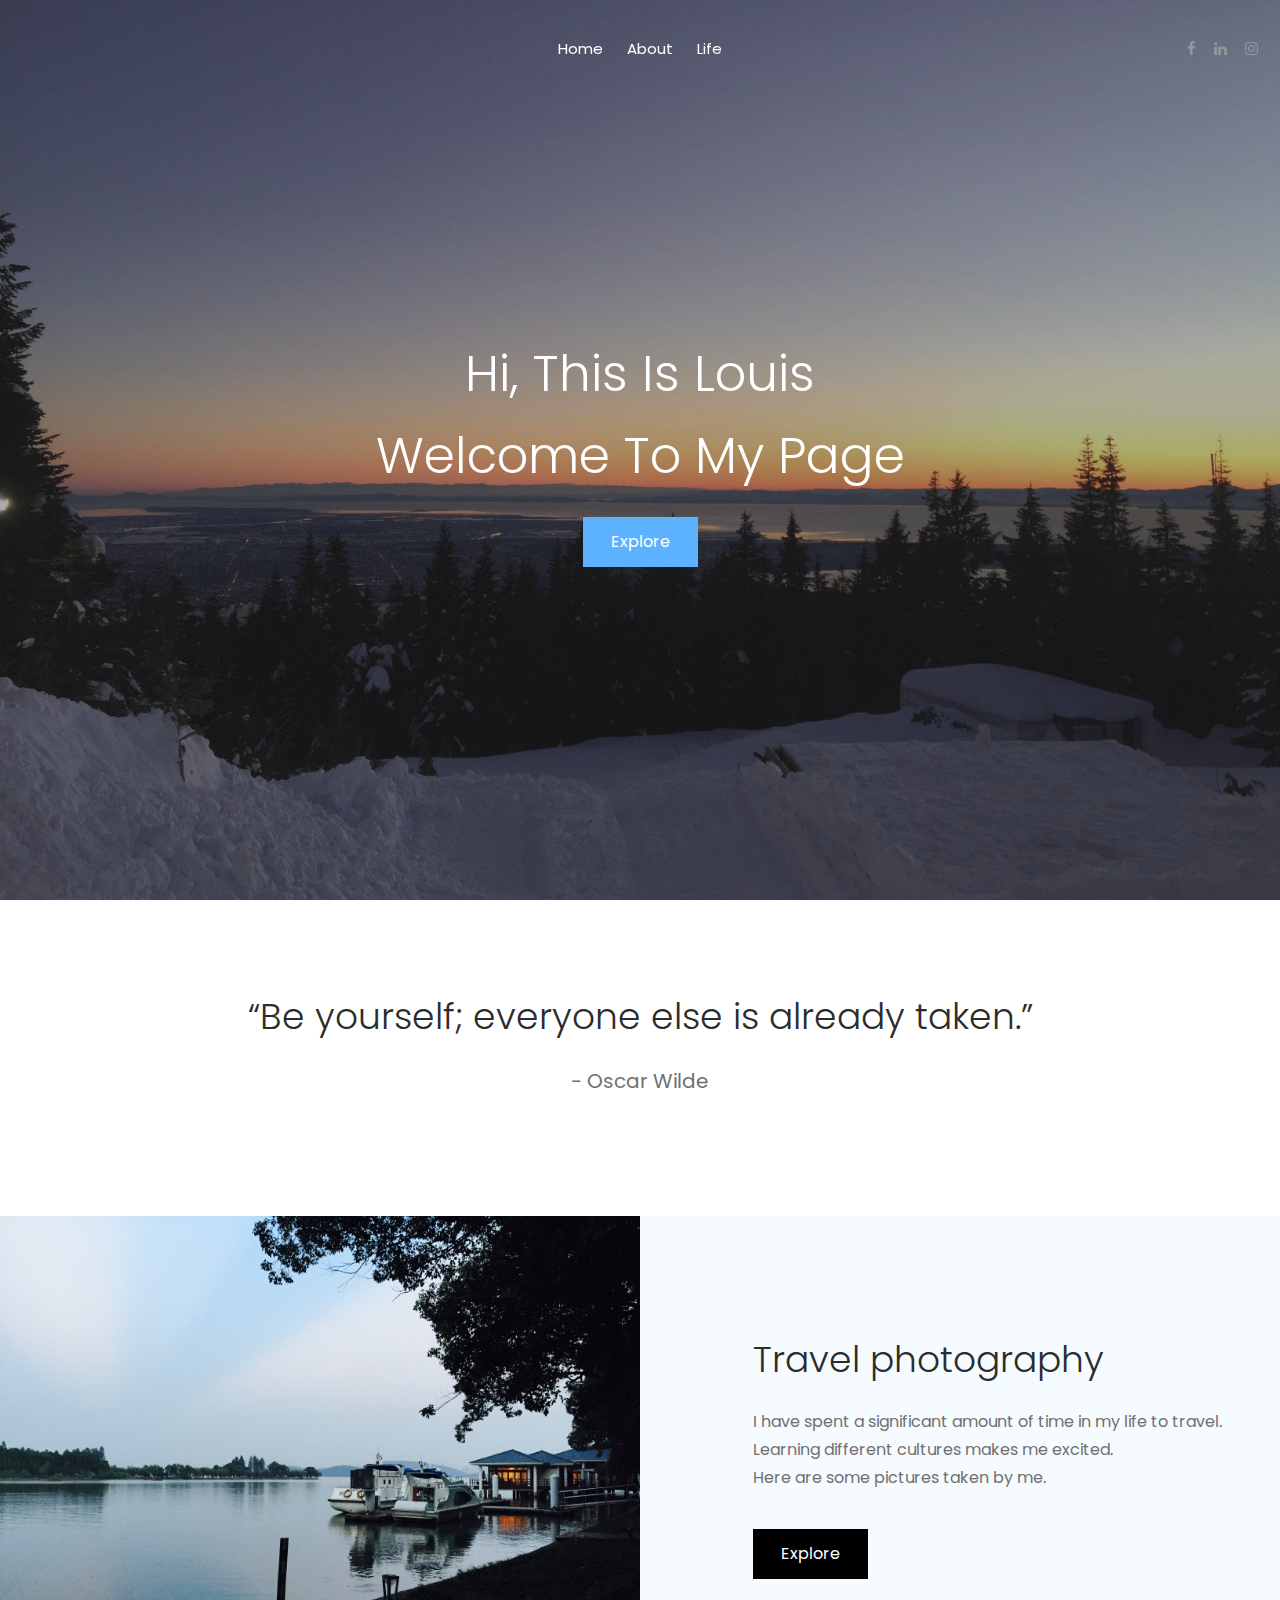
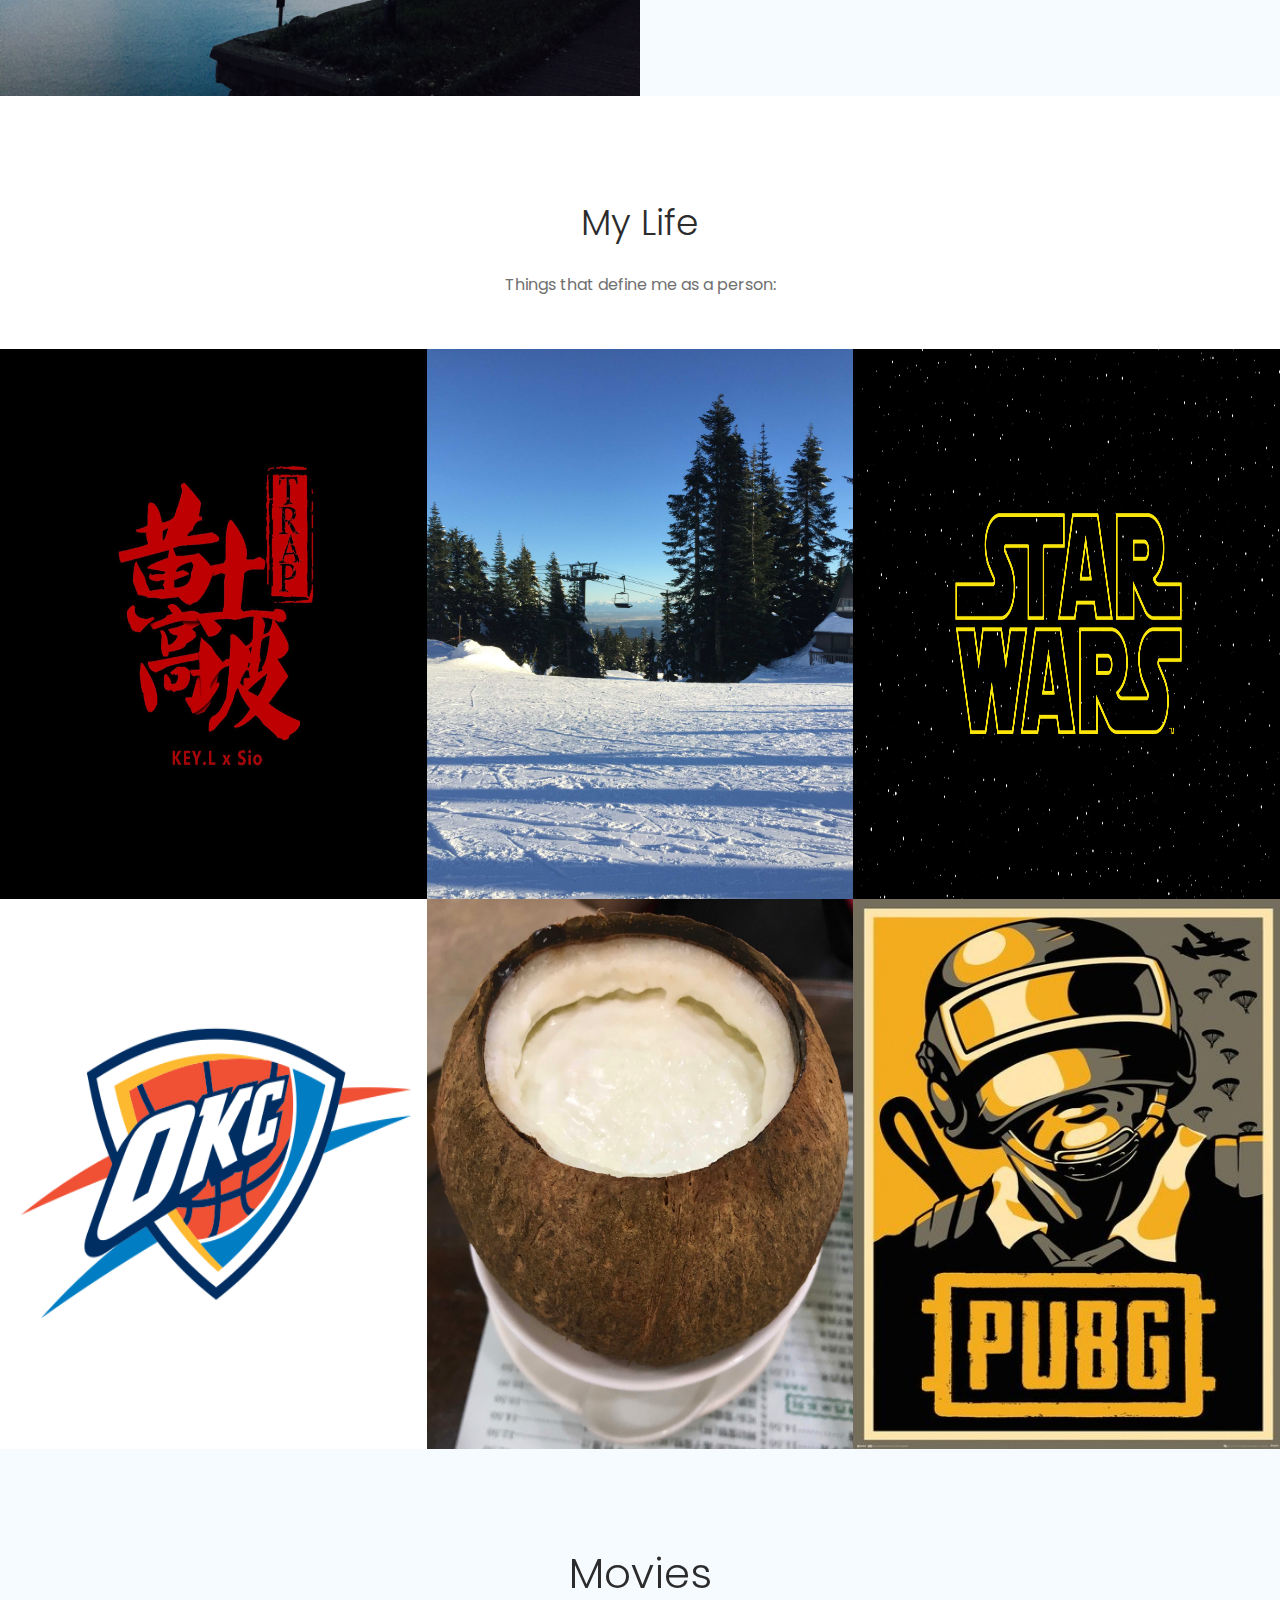
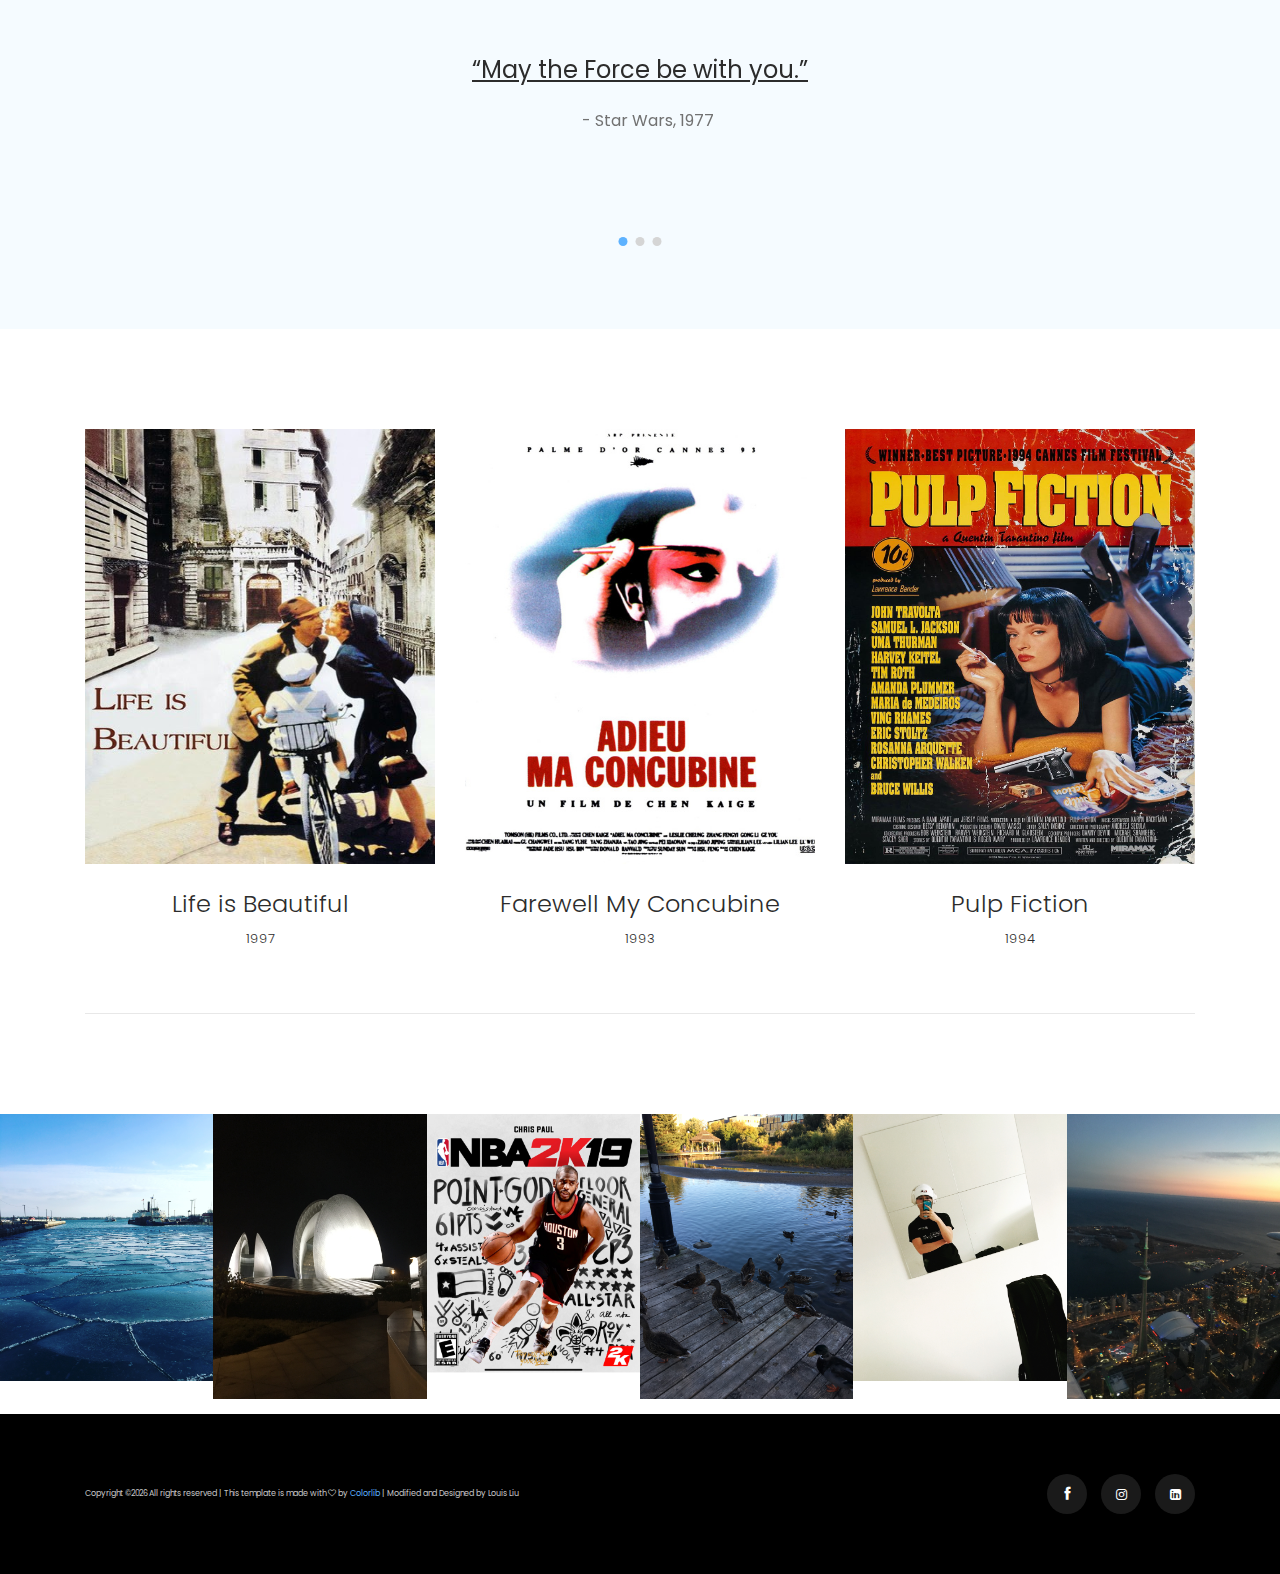
<file: index.html>
<!doctype html>
<html class="no-js" lang="zxx">

<head>
    <meta charset="utf-8">
    <meta http-equiv="x-ua-compatible" content="ie=edge">
    <title>Louis</title>
    <meta name="description" content="">
    <meta name="viewport" content="width=device-width, initial-scale=1">

    <!-- <link rel="manifest" href="site.webmanifest"> -->
    <!-- Place favicon.ico in the root directory -->

    <!-- CSS here -->
    <link rel="stylesheet" href="css/bootstrap.min.css">
    <link rel="stylesheet" href="css/owl.carousel.min.css">
    <link rel="stylesheet" href="css/magnific-popup.css">
    <link rel="stylesheet" href="css/font-awesome.min.css">
    <link rel="stylesheet" href="css/themify-icons.css">
    <link rel="stylesheet" href="css/nice-select.css">
    <link rel="stylesheet" href="css/flaticon.css">
    <link rel="stylesheet" href="css/gijgo.css">
    <link rel="stylesheet" href="css/animate.min.css">
    <link rel="stylesheet" href="css/slick.css">
    <link rel="stylesheet" href="css/slicknav.css">
    <link rel="stylesheet" href="css/style.css">
    <!-- <link rel="stylesheet" href="css/responsive.css"> -->
    <link rel = "icon" href = "img/l.png"> 
</head>

<body>
    <!--[if lte IE 9]>
            <p class="browserupgrade">You are using an <strong>outdated</strong> browser. Please <a href="https://browsehappy.com/">upgrade your browser</a> to improve your experience and security.</p>
        <![endif]-->

    <!-- header-start -->
    <header>
        <div class="header-area ">
            <div id="sticky-header" class="main-header-area">
                <div class="container-fluid">
                    <div class="row align-items-center">
                        <div class="col-xl-3 col-lg-2">

                        </div>
                        <div class="col-xl-6 col-lg-7">
                            <div class="main-menu  d-none d-lg-block">
                                <nav>
                                    <ul id="navigation">
                                        <li><a class="active" href="index.html">home</a></li>
                                        <li><a href="about.html">About</a></li>
                                        <li><a href="album.html">Life</a></li>
                                    </ul>
                                </nav>
                            </div>
                        </div>
                        <div class="col-xl-3 col-lg-3 d-none d-lg-block">
                            <div class="social_links">
                                <ul>
                                    <li><a href="https://www.facebook.com/louis.liu.9480" target="_blank"> <i class="fa fa-facebook"></i> </a></li>
                                    <li><a href="https://www.linkedin.com/in/louis-qirui-liu" target="_blank"> <i class="fa fa-linkedin"></i> </a></li>
                                    <li><a href="https://www.instagram.com/louis0512k/" target="_blank"> <i class="fa fa-instagram"></i> </a></li>
                                </ul>
                            </div>
                        </div>
                        <div class="col-12">
                            <div class="mobile_menu d-block d-lg-none"></div>
                        </div>
                    </div>

                </div>
            </div>
        </div>
    </header>
    <!-- header-end -->

    <!-- slider_area_start -->
    <div class="slider_area">
        <div class="slider_active owl-carousel">
            <div class="single_slider  d-flex align-items-center slider_bg_1 black_overlay">
                <div class="container">
                    <div class="row align-items-center">
                        <div class="col-xl-12 col-md-12">
                            <div class="slider_text text-center ">
                                <h3 class="wow fadeInDown" data-wow-duration="1s" data-wow-delay=".1s" >Hi, This is Louis <br>
                                    Welcome To My Page</h3>
                                <div class="video_service_btn wow fadeInDown" data-wow-duration="1s" data-wow-delay=".1s">
                                    <a href="#quote" class="boxed-btn3">Explore</a>
                                </div>
                            </div>
                        </div>
                    </div>
                </div>
            </div>
           
    </div>
    <!-- slider_area_end -->

    <!-- photography_skill_area  -->
    <div id="quote" class="photography_skill_area">
        <div class="container">
            <div class="row justify-content-center">
                <div class="col-xl-9 col-md-9">
                    <div class="section_title text-center">
                        <h3>“Be yourself; everyone else is already taken.”</h3>
                        <div class="singnature_thumb">
                            <p>- Oscar Wilde</p>
                        </div>
                    </div>
                </div>
            </div>
        </div>
    </div>
    <!-- /photography_skill_area  -->

    <!-- wild_photography  -->
    <div class="wild_photography">
        <div class="container-fluid p-0">
            <div class="row no-gutters align-items-center ">
                <div class="col-lg-6">
                    <div class="wildlife_photo">
                        <img src="img/photography/wuhan1.jpeg" alt="vancouver">
                    </div>
                </div>
                <div class="col-lg-6">
                    <div class="section_title">
                        <h3>Travel photography</h3>
                        <p>I have spent a significant amount of time in my life to travel.<br> Learning different cultures makes me excited. <br> Here are some pictures taken by me.</p>
                        <a href="travel.html" class="black_btn">Explore</a>
                    </div>
                </div>
            </div>
        </div>
    </div>
    <!-- /wild_photography  -->

    <!-- gallery_area  -->
    <div class="gallery_area">
        <div class="container">
            <div class="row justify-content-center">
                <div class="col-xl-7 col-lg-7">
                    <div class="section_title text-center mb-50">
                        <h3>My Life</h3>
                        <p>Things that define me as a person:</p>
                    </div>
                </div>
            </div>
        </div>
        <div class="container-fluid p-0">
            <div class="row no-gutters ">
                <div class="col-xl-4 col-md-4">
                    <div class="single_photography">
                        <div class="thumb">
                            <img src="img/gallery/music.jpeg" alt="Music">
                        </div>
                        <a  href="music.html" class="hover ">
                            <div class="hover_inner">
                                <h3>Music</h3>
                                <span>My Playlist</span>
                            </div>
                        </a>
                    </div>
                </div>
                <div class="col-xl-4 col-md-4">
                    <div class="single_photography">
                        <div class="thumb">
                            <img src="img/gallery/van1.jpeg" alt="">
                        </div>
                        <a  href="travel.html" class="hover ">
                            <div class="hover_inner">
                                <h3>Travel</h3>
                                <span>Photography</span>
                            </div>
                        </a>
                    </div>
                </div>
                <div class="col-xl-4 col-md-4">
                    <div class="single_photography">
                        <div class="thumb">
                            <img src="img/gallery/starwar.jpg" alt="">
                        </div>
                        <a  href="movie.html" class="hover ">
                            <div class="hover_inner">
                                <h3>Movies</h3>
                                <span>Favorite</span>
                            </div>
                        </a>
                    </div>
                </div>
                <div class="col-xl-4 col-md-4">
                    <div class="single_photography">
                        <div class="thumb">
                            <img src="img/gallery/thunder.png" alt="">
                        </div>
                        <a  href="ball.html" class="hover ">
                            <div class="hover_inner">
                                <h3>Sports</h3>
                                <span>Highlight</span>
                            </div>
                        </a>
                    </div>
                </div>
                <div class="col-xl-4 col-md-4">
                    <div class="single_photography">
                        <div class="thumb">
                            <img src="img/gallery/food1.jpeg" alt="">
                        </div>
                        <a  href="food.html" class="hover ">
                            <div class="hover_inner">
                                <h3>Food</h3>
                                <span>Photography</span>
                            </div>
                        </a>
                    </div>
                </div>
                <div class="col-xl-4 col-md-4">
                    <div class="single_photography">
                        <div class="thumb">
                            <img src="img/gallery/pubg.jpg" alt="">
                        </div>
                        <a  href="game.html" class="hover ">
                            <div class="hover_inner">
                                <h3>Gaming</h3>
                                <span>Magzine</span>
                            </div>
                        </a>
                    </div>
                </div>
            </div>
        </div>
    </div>
    <!-- /gallery_area  -->

    <!-- testimonial_area  -->
    <div class="testimonial_area">
        <div class="container">
            <div class="row justify-content-center">
                <div class="col-xl-10">
                    <div class="testimonial_active owl-carousel">
                        <div class="single_testmonial text-center">
                            <h3>Movies</h3>
                            <p>
                            “May the Force be with you.”
                            </p>
                            <div class="author_name d-flex align-items-center justify-content-center">
                                <span>- Star Wars, 1977</span>
                            </div>
                        </div>
                        <div class="single_testmonial text-center">
                            <h3>Movies</h3>
                            <p>
                            “Keep your friends close, but your enemies closer.” 
                            </p>
                            <div class="author_name d-flex align-items-center justify-content-center">
                                <span>- The Godfather Part II, 1974</span>
                            </div>
                        </div>
                        <div class="single_testmonial text-center">
                            <h3>Movies</h3>
                            <p>
                            “My mama always said life was like a box of chocolates. You never know what you're gonna get.”
                            </p>
                            <div class="author_name d-flex align-items-center justify-content-center">
                                <span>- Forrest Gump, 1994</span>
                            </div>
                        </div>
                    </div>
                </div>
            </div>
        </div>
    </div>
    <!-- /testimonial_area  -->

    <!-- movie_area  -->
    <div class="team_area">
        <div class="container">
            <div class="border_bottom">
                <div class="row">
                    <div class="col-xl-4 col-lg-4 col-md-6">
                        <div class="single_team">
                            <div class="team_thumb">
                                <a href="https://www.70king.com/movie/928.html" target="_blank">
                                <img src="img/team/life_is_beautiful.jpg" alt="">
                                </a>
                            </div>
                            <div class="team_info text-center">
                                <h3>Life is Beautiful</h3>
                                <p>1997</p>
                            </div>
                        </div>
                    </div>
                    <div class="col-xl-4 col-lg-4 col-md-6">
                        <div class="single_team">
                            <div class="team_thumb">
                                <a href="https://www.70king.com/movie/926.html" target="_blank">
                                <img src="img/team/霸王别姬.jpg" alt="">
                                </a>
                            </div>
                            <div class="team_info text-center">
                                <h3>Farewell My Concubine</h3>
                                <p>1993</p>
                            </div>
                        </div>
                    </div>
                    <div class="col-xl-4 col-lg-4 col-md-6">
                        <div class="single_team">
                            <div class="team_thumb">
                                <a href="https://www.70king.com/movie/1199.html" target="_blank">
                                <img src="img/team/pulp_fiction.jpg" alt="">
                                </a>
                            </div>
                            <div class="team_info text-center">
                                <h3>Pulp Fiction</h3>
                                <p>1994</p>
                            </div>
                        </div>
                    </div>
                </div>
            </div>
        </div>
    </div>
    <!-- /movie_area  -->

    

    <!-- instragram_area  -->
    <div class="instragram_area">
        <div class="single_instagram">
            <img src="img/instragram/1.jpeg" alt="">
            <div class="ovrelay">
                <a href="https://www.instagram.com/louis0512k/" target="_blank">
                    <i class="fa fa-instagram"></i>
                </a>
            </div>
        </div>
        <div class="single_instagram">
            <img src="img/instragram/2.jpeg" alt="">
            <div class="ovrelay">
                <a href="https://www.instagram.com/louis0512k/" target="_blank">
                    <i class="fa fa-instagram"></i>
                </a>
            </div>
        </div>
        <div class="single_instagram">
            <img src="img/instragram/3.jpeg" alt="">
            <div class="ovrelay">
                <a href="https://www.instagram.com/louis0512k/" target="_blank">
                    <i class="fa fa-instagram"></i>
                </a>
            </div>
        </div>
        <div class="single_instagram">
            <img src="img/instragram/4.jpeg" alt="">
            <div class="ovrelay">
                <a href="https://www.instagram.com/louis0512k/" target="_blank">
                    <i class="fa fa-instagram"></i>
                </a>
            </div>
        </div>
        <div class="single_instagram">
            <img src="img/instragram/5.jpeg" alt="">
            <div class="ovrelay">
                <a href="https://www.instagram.com/louis0512k/" target="_blank">
                    <i class="fa fa-instagram"></i>
                </a>
            </div>
        </div>
        <div class="single_instagram">
            <img src="img/instragram/6.jpeg" alt="">
            <div class="ovrelay">
                <a href="https://www.instagram.com/louis0512k/" target="_blank">
                    <i class="fa fa-instagram"></i>
                </a>
            </div>
        </div>
    </div>
    <!-- /instragram_area  -->

    <!-- footer start -->
    <footer class="footer">
        <div class="copy-right_text">
            <div class="container">
                <div class="row align-items-center">
                    <div class="col-xl-7 col-md-8">
                        <p class="copy_right ">
                            <!-- Link back to Colorlib can't be removed. Template is licensed under CC BY 3.0. -->
Copyright &copy;<script>document.write(new Date().getFullYear());</script> All rights reserved | This template is made with <i class="fa fa-heart-o" aria-hidden="true"></i> by <a href="https://colorlib.com" target="_blank">Colorlib</a> | Modified and Designed by Louis Liu
<!-- Link back to Colorlib can't be removed. Template is licensed under CC BY 3.0. -->
                        </p>
                    </div>
                    <div class="col-xl-5 col-md-4">
                        <div class="socail_links">
                            <ul>
                                <li>
                                    <a href="https://www.facebook.com/louis.liu.9480" target="_blank">
                                        <i class="ti-facebook"></i>
                                    </a>
                                </li>
                                <li>
                                    <a href="https://www.instagram.com/louis0512k/" target="_blank">
                                        <i class="fa fa-instagram"></i>
                                    </a>
                                </li>
                                <li>
                                    <a href="https://www.linkedin.com/in/louis-qirui-liu" target="_blank">
                                        <i class="fa fa-linkedin-square"></i>
                                    </a>
                                </li>
                            </ul>
                        </div>
                    </div>
                    
                </div>
            </div>
        </div>
    </footer>
    <!--/ footer end  -->

    <!-- JS here -->
    <script src="js/vendor/modernizr-3.5.0.min.js"></script>
    <script src="js/vendor/jquery-1.12.4.min.js"></script>
    <script src="js/popper.min.js"></script>
    <script src="js/bootstrap.min.js"></script>
    <script src="js/owl.carousel.min.js"></script>
    <script src="js/isotope.pkgd.min.js"></script>
    <script src="js/ajax-form.js"></script>
    <script src="js/waypoints.min.js"></script>
    <script src="js/jquery.counterup.min.js"></script>
    <script src="js/imagesloaded.pkgd.min.js"></script>
    <script src="js/scrollIt.js"></script>
    <script src="js/jquery.scrollUp.min.js"></script>
    <script src="js/wow.min.js"></script>
    <script src="js/nice-select.min.js"></script>
    <script src="js/jquery.slicknav.min.js"></script>
    <script src="js/jquery.magnific-popup.min.js"></script>
    <script src="js/plugins.js"></script>
    <script src="js/gijgo.min.js"></script>

    <!--contact js-->
    <script src="js/contact.js"></script>
    <script src="js/jquery.ajaxchimp.min.js"></script>
    <script src="js/jquery.form.js"></script>
    <script src="js/jquery.validate.min.js"></script>
    <script src="js/mail-script.js"></script>

    <script src="js/main.js"></script>
</body>

</html>
</file>
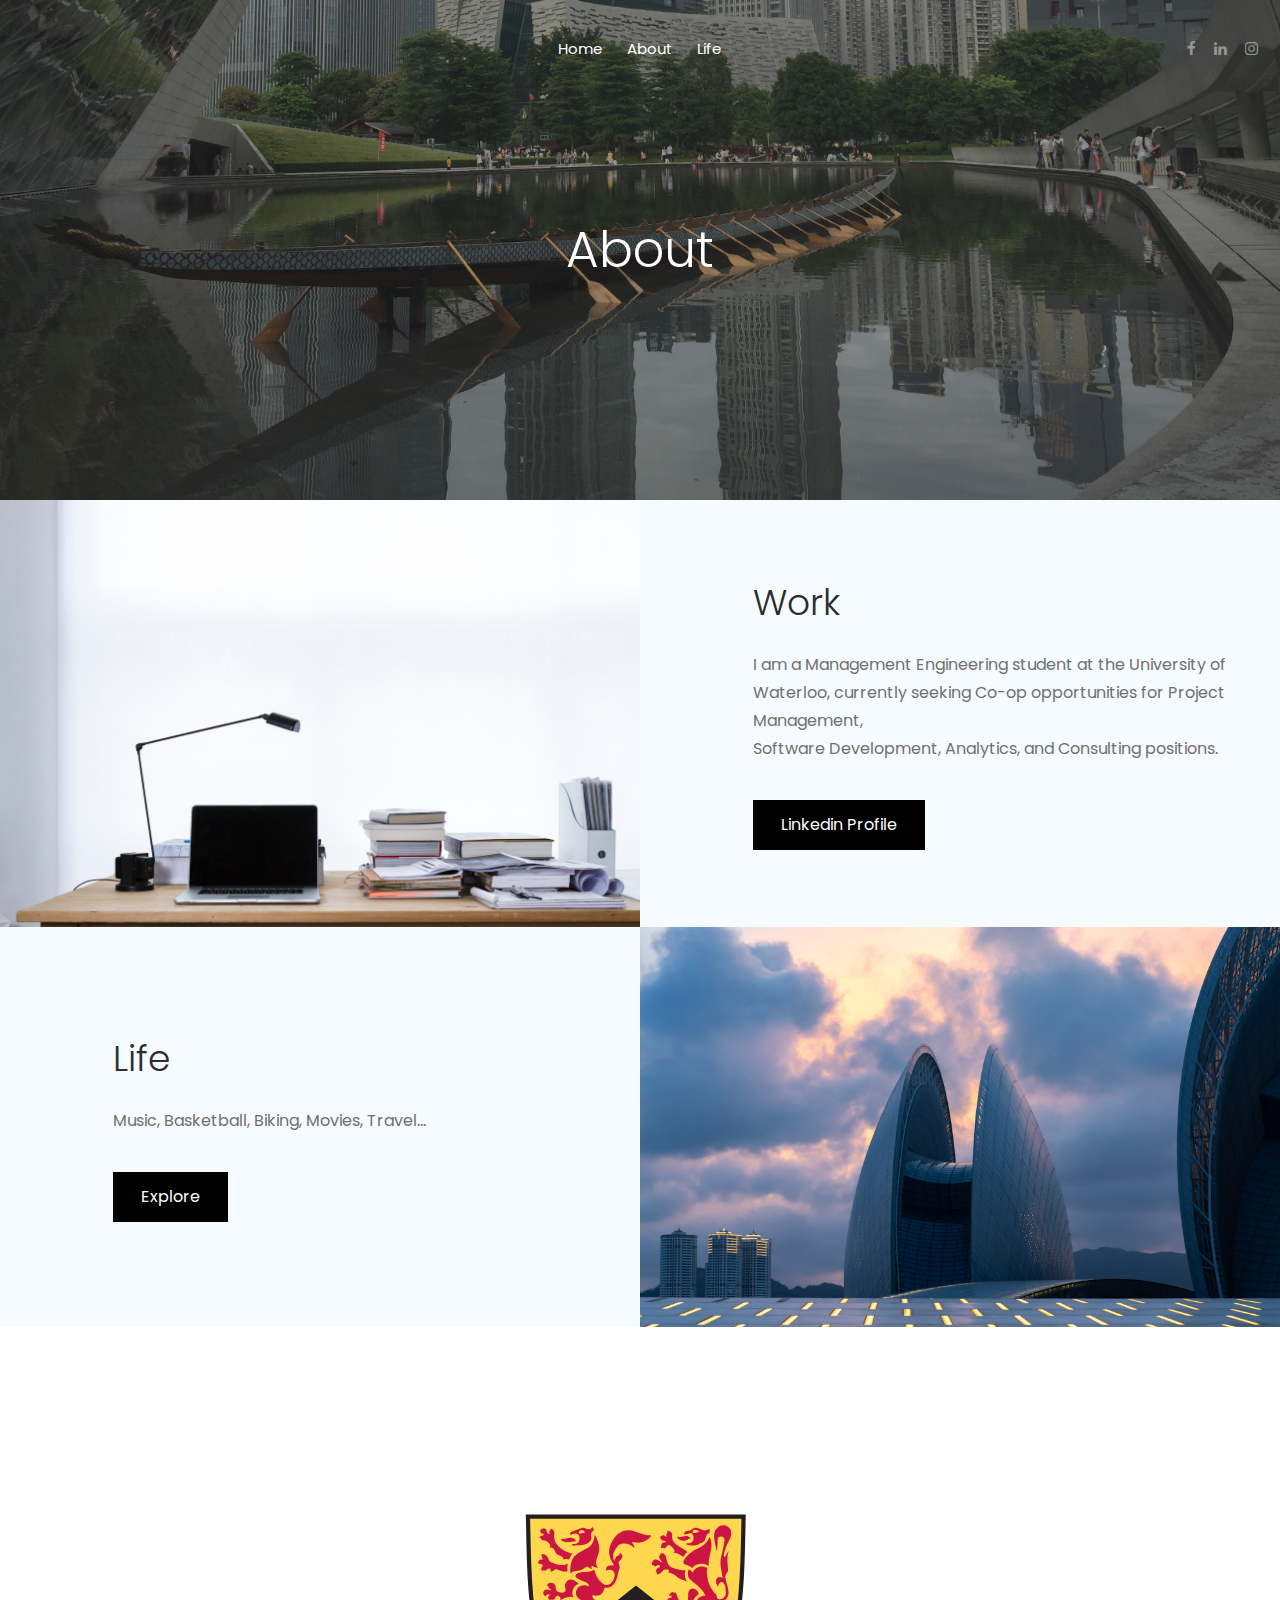
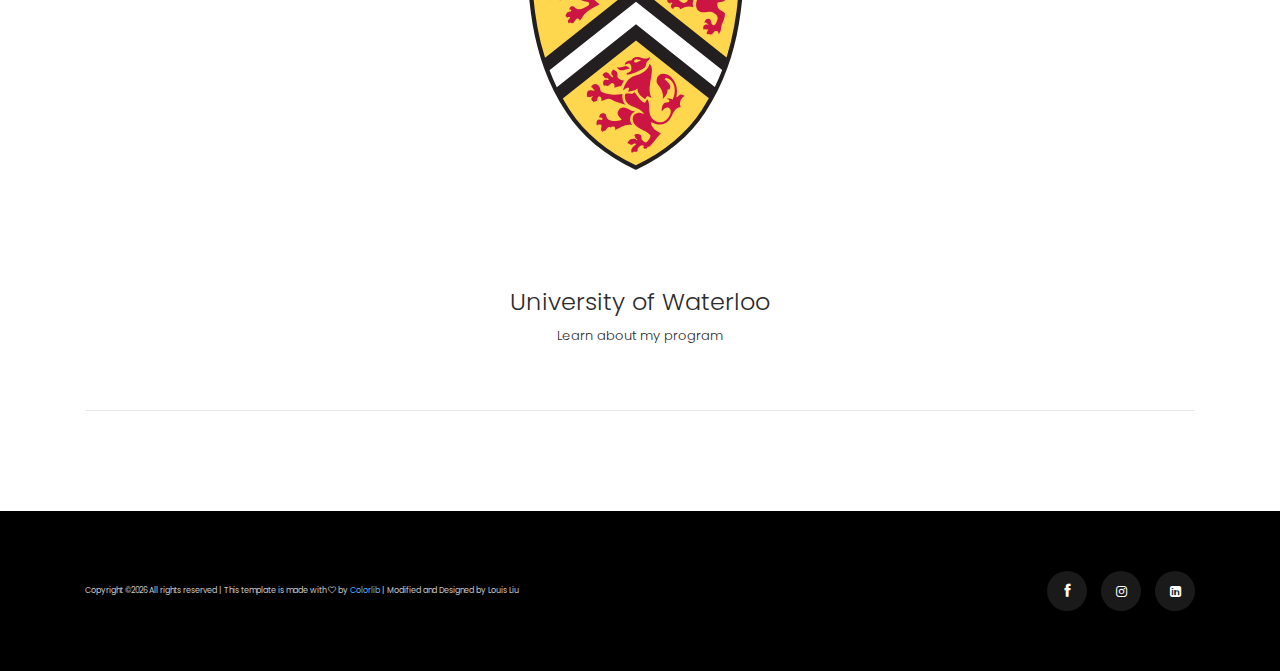
<file: about.html>
<!doctype html>
<html class="no-js" lang="zxx">

<head>
    <meta charset="utf-8">
    <meta http-equiv="x-ua-compatible" content="ie=edge">
    <title>Louis</title>
    <meta name="description" content="">
    <meta name="viewport" content="width=device-width, initial-scale=1">

    <!-- <link rel="manifest" href="site.webmanifest"> -->
    <!-- Place favicon.ico in the root directory -->

    <!-- CSS here -->
    <link rel="stylesheet" href="css/bootstrap.min.css">
    <link rel="stylesheet" href="css/owl.carousel.min.css">
    <link rel="stylesheet" href="css/magnific-popup.css">
    <link rel="stylesheet" href="css/font-awesome.min.css">
    <link rel="stylesheet" href="css/themify-icons.css">
    <link rel="stylesheet" href="css/nice-select.css">
    <link rel="stylesheet" href="css/flaticon.css">
    <link rel="stylesheet" href="css/gijgo.css">
    <link rel="stylesheet" href="css/animate.min.css">
    <link rel="stylesheet" href="css/slick.css">
    <link rel="stylesheet" href="css/slicknav.css">
    <link rel="stylesheet" href="css/style.css">
    <!-- <link rel="stylesheet" href="css/responsive.css"> -->
    <link rel = "icon" href = "img/l.png"> 
</head>

<body>
    <!--[if lte IE 9]>
            <p class="browserupgrade">You are using an <strong>outdated</strong> browser. Please <a href="https://browsehappy.com/">upgrade your browser</a> to improve your experience and security.</p>
        <![endif]-->

    <!-- header-start -->
    <header>
        <div class="header-area ">
            <div id="sticky-header" class="main-header-area">
                <div class="container-fluid">
                    <div class="row align-items-center">
                        <div class="col-xl-3 col-lg-2">

                        </div>
                        <div class="col-xl-6 col-lg-7">
                            <div class="main-menu  d-none d-lg-block">
                                <nav>
                                    <ul id="navigation">
                                        <li><a class="active" href="index.html">home</a></li>
                                        <li><a href="about.html">About</a></li>
                                        <li><a href="album.html">Life</a></li>
                                    </ul>
                                </nav>
                            </div>
                        </div>
                        <div class="col-xl-3 col-lg-3 d-none d-lg-block">
                            <div class="social_links">
                                <ul>
                                    <li><a href="https://www.facebook.com/louis.liu.9480" target="_blank"> <i class="fa fa-facebook"></i> </a></li>
                                    <li><a href="https://www.linkedin.com/in/louis-qirui-liu" target="_blank"> <i class="fa fa-linkedin"></i> </a></li>
                                    <li><a href="https://www.instagram.com/louis0512k/" target="_blank"> <i class="fa fa-instagram"></i> </a></li>
                                </ul>
                            </div>
                        </div>
                        <div class="col-12">
                            <div class="mobile_menu d-block d-lg-none"></div>
                        </div>
                    </div>

                </div>
            </div>
        </div>
    </header>
    <!-- header-end -->

    <!-- bradcam_area  -->
    <div class="bradcam_area bradcam_bg_1 black_overlay">
        <div class="container">
            <div class="row">
                <div class="col-xl-12">
                    <div class="bradcam_text text-center">
                        <h3>About</h3>
                    </div>
                </div>
            </div>
        </div>
    </div>
    <!-- / bradcam_area  -->

    <!-- Work  -->
    <div class="wild_photography">
        <div class="container-fluid p-0">
            <div class="row no-gutters align-items-center ">
                <div class="col-lg-6">
                    <div class="wildlife_photo">
                        <img src="img/photography/work2.jpg" alt="Work">
                    </div>
                </div>
                <div class="col-lg-6">
                    <div class="section_title">
                        <h3>Work</h3>
                        <p>I am a Management Engineering student at the University of Waterloo,  currently seeking Co-op opportunities for 
                        Project Management,<br> Software Development, Analytics, and Consulting positions.
                        </p>
                        <a href="https://www.linkedin.com/in/louis-qirui-liu" class="black_btn" target="_blank">Linkedin Profile</a>
                    </div>
                </div>
            </div>
        </div>
    </div>
    <!-- /work  -->

    <!-- life  -->
    <div class="wild_photography">
        <div class="container-fluid p-0">
            <div class="row no-gutters align-items-center ">
                <div class="col-lg-6">
                    <div class="section_title">
                        <h3>Life</h3>
                        <p>Music, Basketball, Biking, Movies, Travel...
                        </p>
                        <a href="album.html" class="black_btn" target="_blank">Explore</a>
                    </div>
                </div>
                <div class="col-lg-6">
                    <div class="wildlife_photo">
                        <img src="img/photography/zhuhai.jpg" alt="Work">
                    </div>
                </div>
            </div>
        </div>
    </div>
    <!-- /life  -->

    <!-- team_area  -->
    <div class="team_area">
        <div class="container">
            <div class="border_bottom">
                <div class="row">
                    <div class="col-xl-4 col-lg-4 col-md-6">
                        <div class="single_team">
                            <div class="team_thumb">
                            </div>
                            <div class="team_info text-center">
                                <h3></h3>
                                <p></p>
                            </div>
                        </div>
                    </div>
                    <div class="col-xl-4 col-lg-4 col-md-6">
                        <div class="single_team">
                            <div class="team_thumb">
                                <a href="https://uwaterloo.ca/future-students/programs/management-engineering" target="_blank">
                                <img src="img/team/uwcrest.svg" alt="uw">
                                </a>
                            </div>
                            <div class="team_info text-center">
                                <h3>University of Waterloo</h3>
                                <p>Learn about my program</p>
                            </div>
                        </div>
                    </div>
                    <div class="col-xl-4 col-lg-4 col-md-6">
                        <div class="single_team">
                            <div class="team_thumb">
                            </div>
                            <div class="team_info text-center">
                                <h3></h3>
                                <p></p>
                            </div>
                        </div>
                    </div>
                </div>
            </div>
        </div>
    </div>
    <!-- /team_area  -->

   <!-- footer start -->
    <footer class="footer">
        <div class="copy-right_text">
            <div class="container">
                <div class="row align-items-center">
                    <div class="col-xl-7 col-md-8">
                        <p class="copy_right ">
                            <!-- Link back to Colorlib can't be removed. Template is licensed under CC BY 3.0. -->
Copyright &copy;<script>document.write(new Date().getFullYear());</script> All rights reserved | This template is made with <i class="fa fa-heart-o" aria-hidden="true"></i> by <a href="https://colorlib.com" target="_blank">Colorlib</a> | Modified and Designed by Louis Liu
<!-- Link back to Colorlib can't be removed. Template is licensed under CC BY 3.0. -->
                        </p>
                    </div>
                    <div class="col-xl-5 col-md-4">
                        <div class="socail_links">
                            <ul>
                                <li>
                                    <a href="https://www.facebook.com/louis.liu.9480" target="_blank">
                                        <i class="ti-facebook"></i>
                                    </a>
                                </li>
                                <li>
                                    <a href="https://www.instagram.com/louis0512k/" target="_blank">
                                        <i class="fa fa-instagram"></i>
                                    </a>
                                </li>
                                <li>
                                    <a href="https://www.linkedin.com/in/louis-qirui-liu" target="_blank">
                                        <i class="fa fa-linkedin-square"></i>
                                    </a>
                                </li>
                            </ul>
                        </div>
                    </div>
                    
                </div>
            </div>
        </div>
    </footer>
    <!--/ footer end  -->

    <!-- JS here -->
    <script src="js/vendor/modernizr-3.5.0.min.js"></script>
    <script src="js/vendor/jquery-1.12.4.min.js"></script>
    <script src="js/popper.min.js"></script>
    <script src="js/bootstrap.min.js"></script>
    <script src="js/owl.carousel.min.js"></script>
    <script src="js/isotope.pkgd.min.js"></script>
    <script src="js/ajax-form.js"></script>
    <script src="js/waypoints.min.js"></script>
    <script src="js/jquery.counterup.min.js"></script>
    <script src="js/imagesloaded.pkgd.min.js"></script>
    <script src="js/scrollIt.js"></script>
    <script src="js/jquery.scrollUp.min.js"></script>
    <script src="js/wow.min.js"></script>
    <script src="js/nice-select.min.js"></script>
    <script src="js/jquery.slicknav.min.js"></script>
    <script src="js/jquery.magnific-popup.min.js"></script>
    <script src="js/plugins.js"></script>
    <script src="js/gijgo.min.js"></script>

    <!--contact js-->
    <script src="js/contact.js"></script>
    <script src="js/jquery.ajaxchimp.min.js"></script>
    <script src="js/jquery.form.js"></script>
    <script src="js/jquery.validate.min.js"></script>
    <script src="js/mail-script.js"></script>

    <script src="js/main.js"></script>
</body>

</html>
</file>
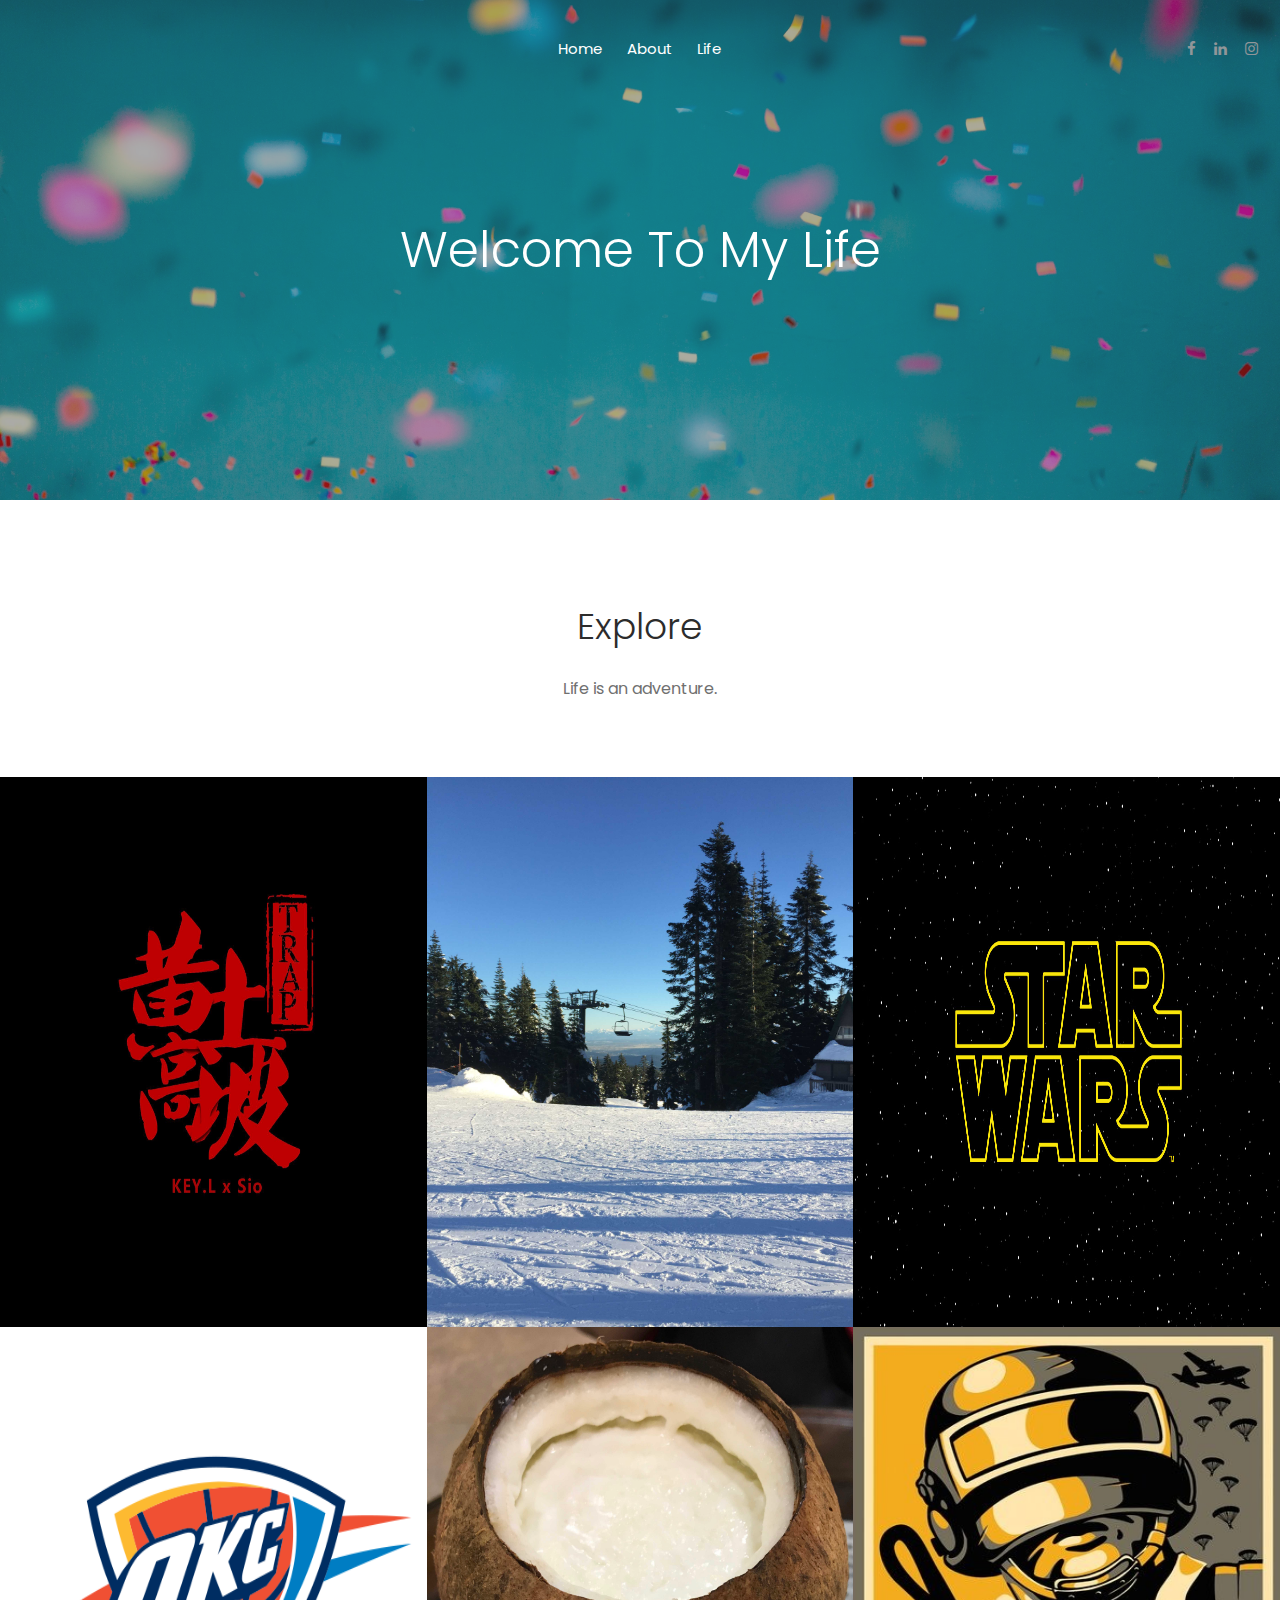
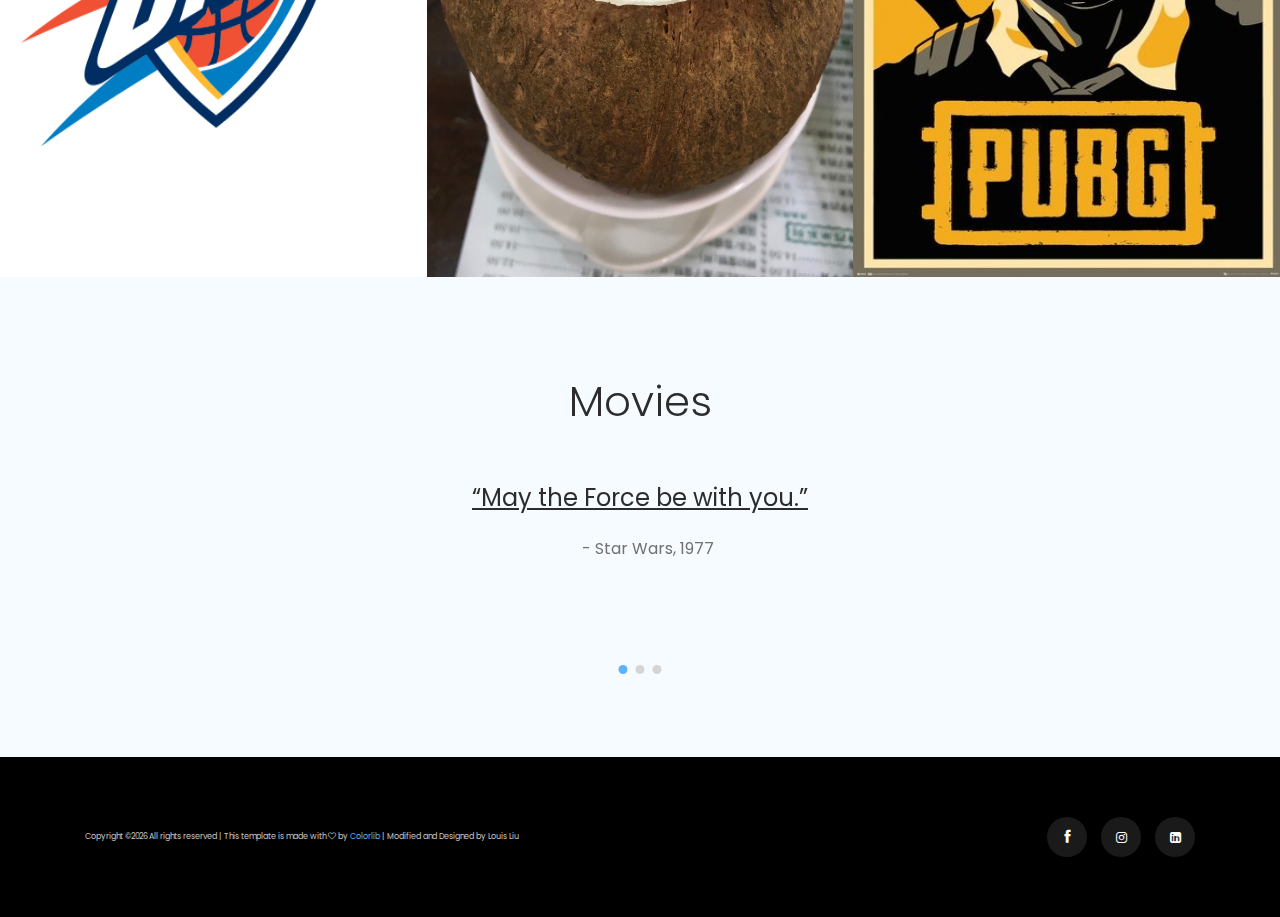
<file: album.html>
<!doctype html>
<html class="no-js" lang="zxx">

<head>
    <meta charset="utf-8">
    <meta http-equiv="x-ua-compatible" content="ie=edge">
    <title>Life</title>
    <meta name="description" content="">
    <meta name="viewport" content="width=device-width, initial-scale=1">

    <!-- <link rel="manifest" href="site.webmanifest"> -->
    <!-- Place favicon.ico in the root directory -->

    <!-- CSS here -->
    <link rel="stylesheet" href="css/bootstrap.min.css">
    <link rel="stylesheet" href="css/owl.carousel.min.css">
    <link rel="stylesheet" href="css/magnific-popup.css">
    <link rel="stylesheet" href="css/font-awesome.min.css">
    <link rel="stylesheet" href="css/themify-icons.css">
    <link rel="stylesheet" href="css/nice-select.css">
    <link rel="stylesheet" href="css/flaticon.css">
    <link rel="stylesheet" href="css/gijgo.css">
    <link rel="stylesheet" href="css/animate.min.css">
    <link rel="stylesheet" href="css/slick.css">
    <link rel="stylesheet" href="css/slicknav.css">
    <link rel="stylesheet" href="css/style.css">
    <!-- <link rel="stylesheet" href="css/responsive.css"> -->
    <link rel = "icon" href = "img/l.png"> 
</head>

<body>
    <!--[if lte IE 9]>
            <p class="browserupgrade">You are using an <strong>outdated</strong> browser. Please <a href="https://browsehappy.com/">upgrade your browser</a> to improve your experience and security.</p>
        <![endif]-->

   <!-- header-start -->
    <header>
        <div class="header-area ">
            <div id="sticky-header" class="main-header-area">
                <div class="container-fluid">
                    <div class="row align-items-center">
                        <div class="col-xl-3 col-lg-2">

                        </div>
                        <div class="col-xl-6 col-lg-7">
                            <div class="main-menu  d-none d-lg-block">
                                <nav>
                                    <ul id="navigation">
                                        <li><a class="active" href="index.html">home</a></li>
                                        <li><a href="about.html">About</a></li>
                                        <li><a href="album.html">Life</a></li>
                                    </ul>
                                </nav>
                            </div>
                        </div>
                        <div class="col-xl-3 col-lg-3 d-none d-lg-block">
                            <div class="social_links">
                                <ul>
                                    <li><a href="https://www.facebook.com/louis.liu.9480" target="_blank"> <i class="fa fa-facebook"></i> </a></li>
                                    <li><a href="https://www.linkedin.com/in/louis-qirui-liu" target="_blank"> <i class="fa fa-linkedin"></i> </a></li>
                                    <li><a href="https://www.instagram.com/louis0512k/" target="_blank"> <i class="fa fa-instagram"></i> </a></li>
                                </ul>
                            </div>
                        </div>
                        <div class="col-12">
                            <div class="mobile_menu d-block d-lg-none"></div>
                        </div>
                    </div>

                </div>
            </div>
        </div>
    </header>
    <!-- header-end -->

    <!-- bradcam_area  -->
    <div class="bradcam_area breadcam_bg_5 black_overlay">
            <div class="container">
                <div class="row">
                    <div class="col-xl-12">
                        <div class="bradcam_text text-center">
                            <h3>Welcome to My Life</h3>
                        </div>
                    </div>
                </div>
            </div>
        </div>
        <!-- / bradcam_area  -->
        
    <!-- gallery_area  -->
    <div class="gallery_area">
        <div class="container">
            <div class="row justify-content-center">
                <div class="col-xl-7 col-lg-7">
                    <div class="section_title text-center mb-50">
                        <h3>Explore</h3>
                        <p>Life is an adventure.</p>
                        &nbsp;
                        &nbsp;
                    </div>
                </div>
            </div>
        </div>
        <div class="container-fluid p-0">
            <div class="row no-gutters ">
                <div class="col-xl-4 col-md-4">
                    <div class="single_photography">
                        <div class="thumb">
                            <img src="img/gallery/music.jpeg" alt="Music">
                        </div>
                        <a  href="music.html" class="hover ">
                            <div class="hover_inner">
                                <h3>Music</h3>
                                <span>My Playlist</span>
                            </div>
                        </a>
                    </div>
                </div>
                <div class="col-xl-4 col-md-4">
                    <div class="single_photography">
                        <div class="thumb">
                            <img src="img/gallery/van1.jpeg" alt="">
                        </div>
                        <a  href="travel.html" class="hover ">
                            <div class="hover_inner">
                                <h3>Travel</h3>
                                <span>Photography</span>
                            </div>
                        </a>
                    </div>
                </div>
                <div class="col-xl-4 col-md-4">
                    <div class="single_photography">
                        <div class="thumb">
                            <img src="img/gallery/starwar.jpg" alt="">
                        </div>
                        <a  href="movie.html" class="hover ">
                            <div class="hover_inner">
                                <h3>Movies</h3>
                                <span>Favorite</span>
                            </div>
                        </a>
                    </div>
                </div>
                <div class="col-xl-4 col-md-4">
                    <div class="single_photography">
                        <div class="thumb">
                            <img src="img/gallery/thunder.png" alt="">
                        </div>
                        <a  href="ball.html" class="hover ">
                            <div class="hover_inner">
                                <h3>Basketball</h3>
                                <span>News</span>
                            </div>
                        </a>
                    </div>
                </div>
                <div class="col-xl-4 col-md-4">
                    <div class="single_photography">
                        <div class="thumb">
                            <img src="img/gallery/food1.jpeg" alt="">
                        </div>
                        <a  href="food.html" class="hover ">
                            <div class="hover_inner">
                                <h3>Food</h3>
                                <span>Photography</span>
                            </div>
                        </a>
                    </div>
                </div>
                <div class="col-xl-4 col-md-4">
                    <div class="single_photography">
                        <div class="thumb">
                            <img src="img/gallery/pubg.jpg" alt="">
                        </div>
                        <a  href="game.html" class="hover ">
                            <div class="hover_inner">
                                <h3>Gaming</h3>
                                <span>Magzine</span>
                            </div>
                        </a>
                    </div>
                </div>
            </div>
        </div>
    </div>
    <!-- /gallery_area  -->

    <!-- testimonial_area  -->
    <div class="testimonial_area">
        <div class="container">
            <div class="row justify-content-center">
                <div class="col-xl-10">
                    <div class="testimonial_active owl-carousel">
                        <div class="single_testmonial text-center">
                            <h3>Movies</h3>
                            <p>
                            “May the Force be with you.”
                            </p>
                            <div class="author_name d-flex align-items-center justify-content-center">
                                <span>- Star Wars, 1977</span>
                            </div>
                        </div>
                        <div class="single_testmonial text-center">
                            <h3>Movies</h3>
                            <p>
                            “Keep your friends close, but your enemies closer.” 
                            </p>
                            <div class="author_name d-flex align-items-center justify-content-center">
                                <span>- The Godfather Part II, 1974</span>
                            </div>
                        </div>
                        <div class="single_testmonial text-center">
                            <h3>Movies</h3>
                            <p>
                            “My mama always said life was like a box of chocolates. You never know what you're gonna get.”
                            </p>
                            <div class="author_name d-flex align-items-center justify-content-center">
                                <span>- Forrest Gump, 1994</span>
                            </div>
                        </div>
                    </div>
                </div>
            </div>
        </div>
    </div>
    <!-- /testimonial_area  -->

   <!-- footer start -->
    <footer class="footer">
        <div class="copy-right_text">
            <div class="container">
                <div class="row align-items-center">
                    <div class="col-xl-7 col-md-8">
                        <p class="copy_right ">
                            <!-- Link back to Colorlib can't be removed. Template is licensed under CC BY 3.0. -->
Copyright &copy;<script>document.write(new Date().getFullYear());</script> All rights reserved | This template is made with <i class="fa fa-heart-o" aria-hidden="true"></i> by <a href="https://colorlib.com" target="_blank">Colorlib</a> | Modified and Designed by Louis Liu
<!-- Link back to Colorlib can't be removed. Template is licensed under CC BY 3.0. -->
                        </p>
                    </div>
                    <div class="col-xl-5 col-md-4">
                        <div class="socail_links">
                            <ul>
                                <li>
                                    <a href="https://www.facebook.com/louis.liu.9480" target="_blank">
                                        <i class="ti-facebook"></i>
                                    </a>
                                </li>
                                <li>
                                    <a href="https://www.instagram.com/louis0512k/" target="_blank">
                                        <i class="fa fa-instagram"></i>
                                    </a>
                                </li>
                                <li>
                                    <a href="https://www.linkedin.com/in/louis-qirui-liu" target="_blank">
                                        <i class="fa fa-linkedin-square"></i>
                                    </a>
                                </li>
                            </ul>
                        </div>
                    </div>
                    
                </div>
            </div>
        </div>
    </footer>
    <!--/ footer end  -->



    <!-- JS here -->
    <script src="js/vendor/modernizr-3.5.0.min.js"></script>
    <script src="js/vendor/jquery-1.12.4.min.js"></script>
    <script src="js/popper.min.js"></script>
    <script src="js/bootstrap.min.js"></script>
    <script src="js/owl.carousel.min.js"></script>
    <script src="js/isotope.pkgd.min.js"></script>
    <script src="js/ajax-form.js"></script>
    <script src="js/waypoints.min.js"></script>
    <script src="js/jquery.counterup.min.js"></script>
    <script src="js/imagesloaded.pkgd.min.js"></script>
    <script src="js/scrollIt.js"></script>
    <script src="js/jquery.scrollUp.min.js"></script>
    <script src="js/wow.min.js"></script>
    <script src="js/nice-select.min.js"></script>
    <script src="js/jquery.slicknav.min.js"></script>
    <script src="js/jquery.magnific-popup.min.js"></script>
    <script src="js/plugins.js"></script>
    <script src="js/gijgo.min.js"></script>

    <!--contact js-->
    <script src="js/contact.js"></script>
    <script src="js/jquery.ajaxchimp.min.js"></script>
    <script src="js/jquery.form.js"></script>
    <script src="js/jquery.validate.min.js"></script>
    <script src="js/mail-script.js"></script>

    <script src="js/main.js"></script>
</body>

</html>
</file>
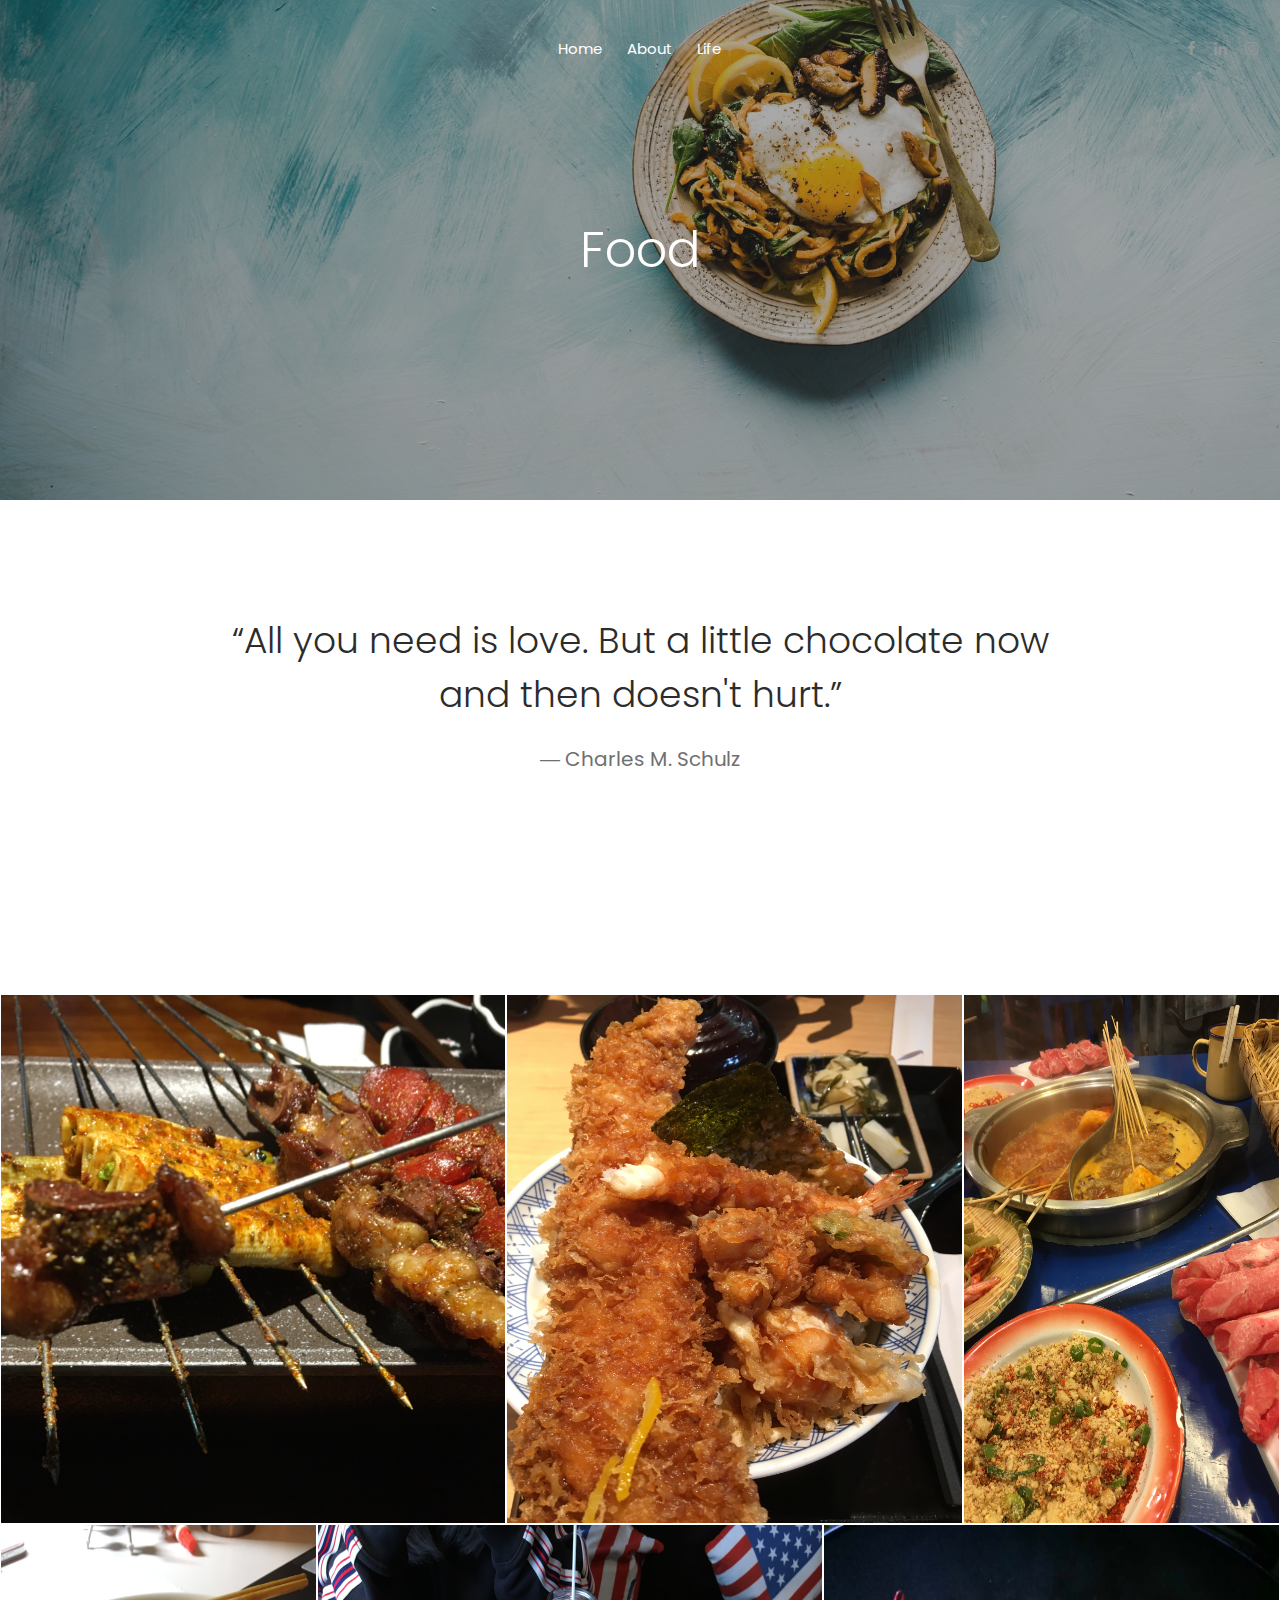
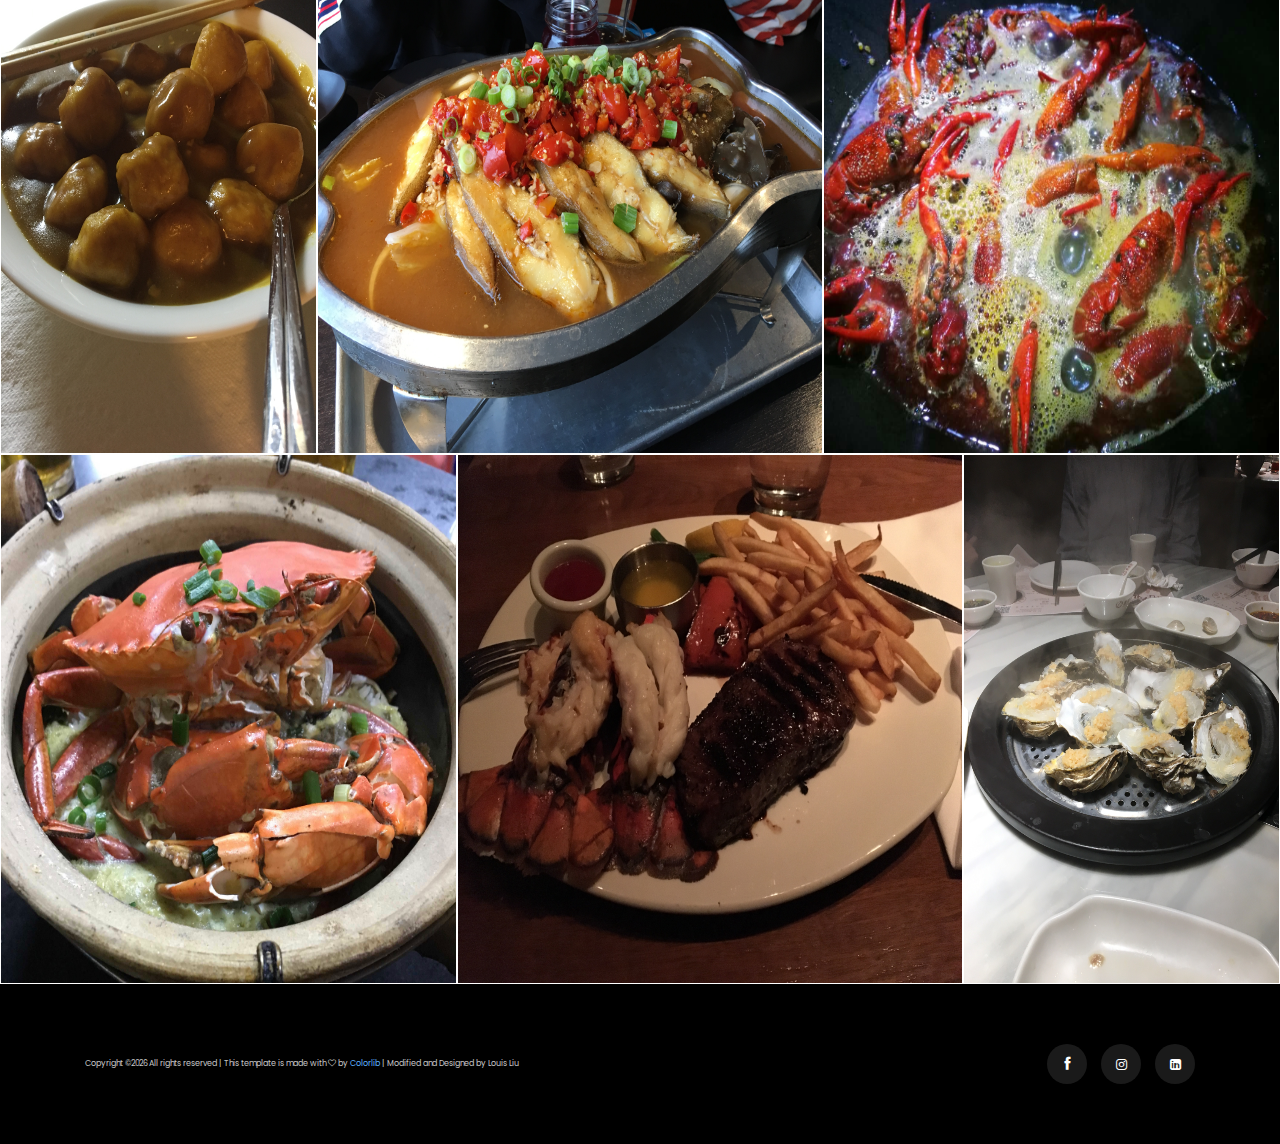
<file: food.html>
<!doctype html>
<html class="no-js" lang="zxx">

<head>
	<meta charset="utf-8">
	<meta http-equiv="x-ua-compatible" content="ie=edge">
	<title>Food</title>
	<meta name="description" content="">
	<meta name="viewport" content="width=device-width, initial-scale=1">

	<!-- <link rel="manifest" href="site.webmanifest"> -->
	<!-- Place favicon.ico in the root directory -->

	<!-- CSS here -->
	<link rel="stylesheet" href="css/bootstrap.min.css">
	<link rel="stylesheet" href="css/owl.carousel.min.css">
	<link rel="stylesheet" href="css/magnific-popup.css">
	<link rel="stylesheet" href="css/font-awesome.min.css">
	<link rel="stylesheet" href="css/themify-icons.css">
	<link rel="stylesheet" href="css/nice-select.css">
	<link rel="stylesheet" href="css/flaticon.css">
	<link rel="stylesheet" href="css/gijgo.css">
	<link rel="stylesheet" href="css/animate.min.css">
	<link rel="stylesheet" href="css/slicknav.css">
	<link rel="stylesheet" href="css/style.css">
	<!-- <link rel="stylesheet" href="css/responsive.css"> -->
    <link rel = "icon" href = "img/l.png"> 
</head>

<body>
	<!--[if lte IE 9]>
            <p class="browserupgrade">You are using an <strong>outdated</strong> browser. Please <a href="https://browsehappy.com/">upgrade your browser</a> to improve your experience and security.</p>
        <![endif]-->

   <!-- header-start -->
    <header>
        <div class="header-area ">
            <div id="sticky-header" class="main-header-area">
                <div class="container-fluid">
                    <div class="row align-items-center">
                        <div class="col-xl-3 col-lg-2">

                        </div>
                        <div class="col-xl-6 col-lg-7">
                            <div class="main-menu  d-none d-lg-block">
                                <nav>
                                    <ul id="navigation">
                                        <li><a class="active" href="index.html">home</a></li>
                                        <li><a href="about.html">About</a></li>
                                        <li><a href="album.html">Life</a></li>
                                    </ul>
                                </nav>
                            </div>
                        </div>
                        <div class="col-xl-3 col-lg-3 d-none d-lg-block">
                            <div class="social_links">
                                <ul>
                                    <li><a href="https://www.facebook.com/louis.liu.9480" target="_blank"> <i class="fa fa-facebook"></i> </a></li>
                                    <li><a href="https://www.linkedin.com/in/louis-qirui-liu" target="_blank"> <i class="fa fa-linkedin"></i> </a></li>
                                    <li><a href="https://www.instagram.com/louis0512k/" target="_blank"> <i class="fa fa-instagram"></i> </a></li>
                                </ul>
                            </div>
                        </div>
                        <div class="col-12">
                            <div class="mobile_menu d-block d-lg-none"></div>
                        </div>
                    </div>

                </div>
            </div>
        </div>
    </header>
    <!-- header-end -->
	
		<!-- bradcam_area  -->
		<div class="bradcam_area breadcam_bg_9 black_overlay">
				<div class="container">
					<div class="row">
						<div class="col-xl-12">
							<div class="bradcam_text text-center">
								<h3>Food</h3>
							</div>
						</div>
					</div>
				</div>
			</div>
			<!-- / bradcam_area  -->

    <!-- photography_skill_area  -->
    <div id="quote" class="photography_skill_area">
        <div class="container">
            <div class="row justify-content-center">
                <div class="col-xl-9 col-md-9">
                    <div class="section_title text-center">
                    &nbsp;
                        <h3>“All you need is love. But a little chocolate now and then doesn't hurt.”</h3>
                        <div class="singnature_thumb">
                            <p>― Charles M. Schulz</p>
                        </div>
                    </div>
                </div>
            </div>
        </div>
    </div>
    <!-- /photography_skill_area  -->
	 <!-- gallery_area  -->
    <div class="gallery_area baby_gallery_wrap">
        <div class="container-fluid p-0">
            <div class="row no-gutters grid">
                        <div class="single_gallery grid-item large_img ">
                                <a class="img-pop-up  thumb" href="img/baby/1.jpeg" >
                                    <img src="img/food/1.jpeg" alt="">
                                </a>
                            </div>
                        <div class="single_gallery grid-item mid_img">
                                <a class="img-pop-up thumb" href="img/baby/2.jpeg" >
                                    <img src="img/food/2.jpeg" alt="">
                                </a>
                            </div>
                        <div class="single_gallery grid-item small_img">
                                <a class="img-pop-up thumb" href="img/baby/3.jpeg" >
                                    <img src="img/food/3.jpeg" alt="">
                                </a>
                            </div>
                        <div class="single_gallery grid-item small_img">
                                <a class="img-pop-up thumb" href="img/baby/6.jpeg" >
                                    <img src="img/food/6.jpeg" alt="">
                                </a>
                            </div>
                        <div class="single_gallery grid-item large_img">
                                <a class="img-pop-up thumb" href="img/baby/5.jpeg" >
                                    <img src="img/food/5.jpeg" alt="">
                                </a>
                            </div>
                        <div class="single_gallery grid-item mid_img">
                                <a class="img-pop-up thumb" href="img/baby/4.jpeg" >
                                    <img src="img/food/4.jpeg" alt="">
                                </a>
                            </div>
                        <div class="single_gallery grid-item mid_img">
                                <a class="img-pop-up thumb" href="img/baby/9.jpeg" >
                                    <img src="img/food/9.jpeg" alt="">
                                </a>
                            </div>
                        <div class="single_gallery grid-item large_img">
                                <a class="img-pop-up thumb" href="img/baby/7.jpeg" >
                                    <img src="img/food/7.jpeg" alt="">
                                </a>
                            </div>
                        <div class="single_gallery grid-item small_img">
                                <a class="img-pop-up thumb" href="img/baby/8.jpeg" >
                                    <img src="img/food/8.jpeg" alt="">
                                </a>
                            </div>
            </div>
        </div>
    </div>
    <!-- /gallery_area  -->

    <!-- footer start -->
    <footer class="footer">
        <div class="copy-right_text">
            <div class="container">
                <div class="row align-items-center">
                    <div class="col-xl-7 col-md-8">
                        <p class="copy_right ">
                            <!-- Link back to Colorlib can't be removed. Template is licensed under CC BY 3.0. -->
Copyright &copy;<script>document.write(new Date().getFullYear());</script> All rights reserved | This template is made with <i class="fa fa-heart-o" aria-hidden="true"></i> by <a href="https://colorlib.com" target="_blank">Colorlib</a> | Modified and Designed by Louis Liu
<!-- Link back to Colorlib can't be removed. Template is licensed under CC BY 3.0. -->
                        </p>
                    </div>
                    <div class="col-xl-5 col-md-4">
                        <div class="socail_links">
                            <ul>
                                <li>
                                    <a href="https://www.facebook.com/louis.liu.9480" target="_blank">
                                        <i class="ti-facebook"></i>
                                    </a>
                                </li>
                                <li>
                                    <a href="https://www.instagram.com/louis0512k/" target="_blank">
                                        <i class="fa fa-instagram"></i>
                                    </a>
                                </li>
                                <li>
                                    <a href="https://www.linkedin.com/in/louis-qirui-liu" target="_blank">
                                        <i class="fa fa-linkedin-square"></i>
                                    </a>
                                </li>
                            </ul>
                        </div>
                    </div>
                    
                </div>
            </div>
        </div>
    </footer>
    <!--/ footer end  -->

	<!-- JS here -->
	<script src="js/vendor/modernizr-3.5.0.min.js"></script>
	<script src="js/vendor/jquery-1.12.4.min.js"></script>
	<script src="js/popper.min.js"></script>
	<script src="js/bootstrap.min.js"></script>
	<script src="js/owl.carousel.min.js"></script>
	<script src="js/isotope.pkgd.min.js"></script>
	<script src="js/ajax-form.js"></script>
	<script src="js/waypoints.min.js"></script>
	<script src="js/jquery.counterup.min.js"></script>
	<script src="js/imagesloaded.pkgd.min.js"></script>
	<script src="js/scrollIt.js"></script>
	<script src="js/jquery.scrollUp.min.js"></script>
	<script src="js/wow.min.js"></script>
	<script src="js/nice-select.min.js"></script>
	<script src="js/jquery.slicknav.min.js"></script>
	<script src="js/jquery.magnific-popup.min.js"></script>
	<script src="js/plugins.js"></script>
	<script src="js/gijgo.min.js"></script>

	<!--contact js-->
	<script src="js/contact.js"></script>
	<script src="js/jquery.ajaxchimp.min.js"></script>
	<script src="js/jquery.form.js"></script>
	<script src="js/jquery.validate.min.js"></script>
	<script src="js/mail-script.js"></script>

	<script src="js/main.js"></script>
</body>
</html>
</file>
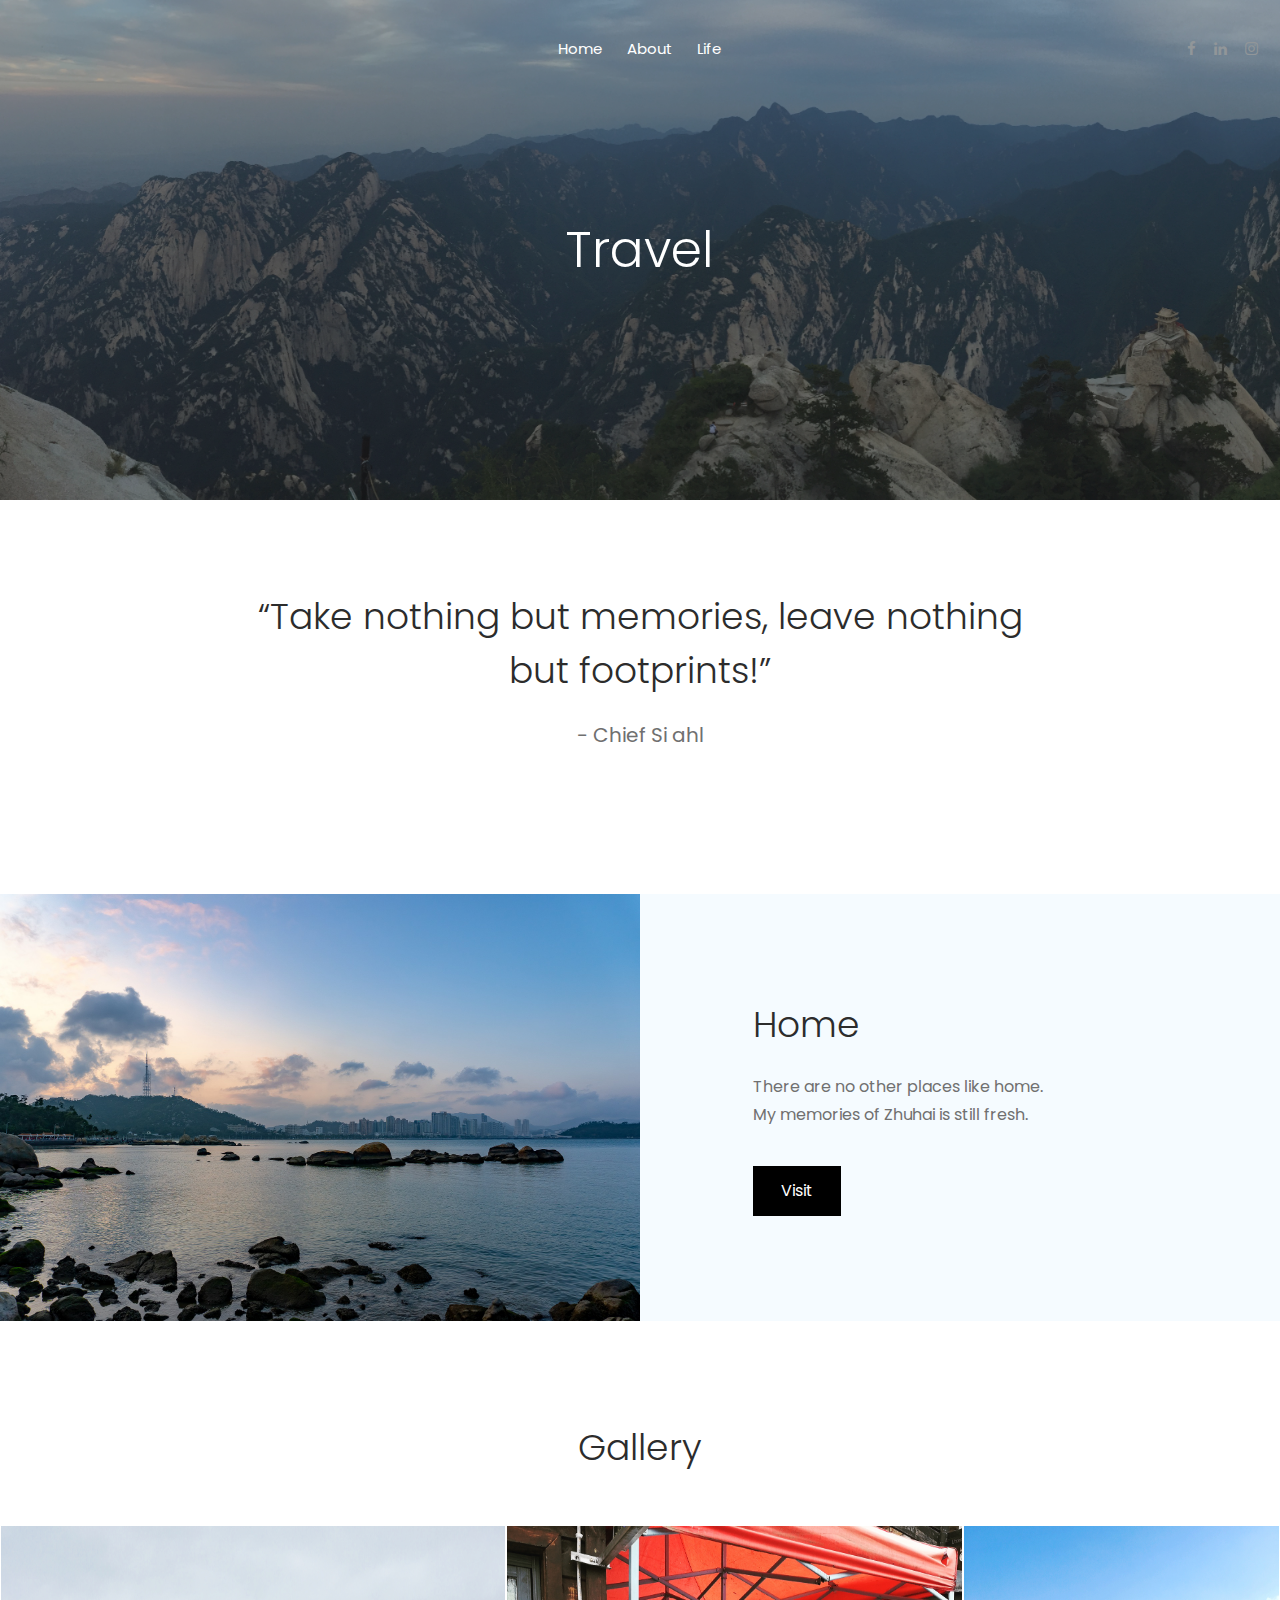
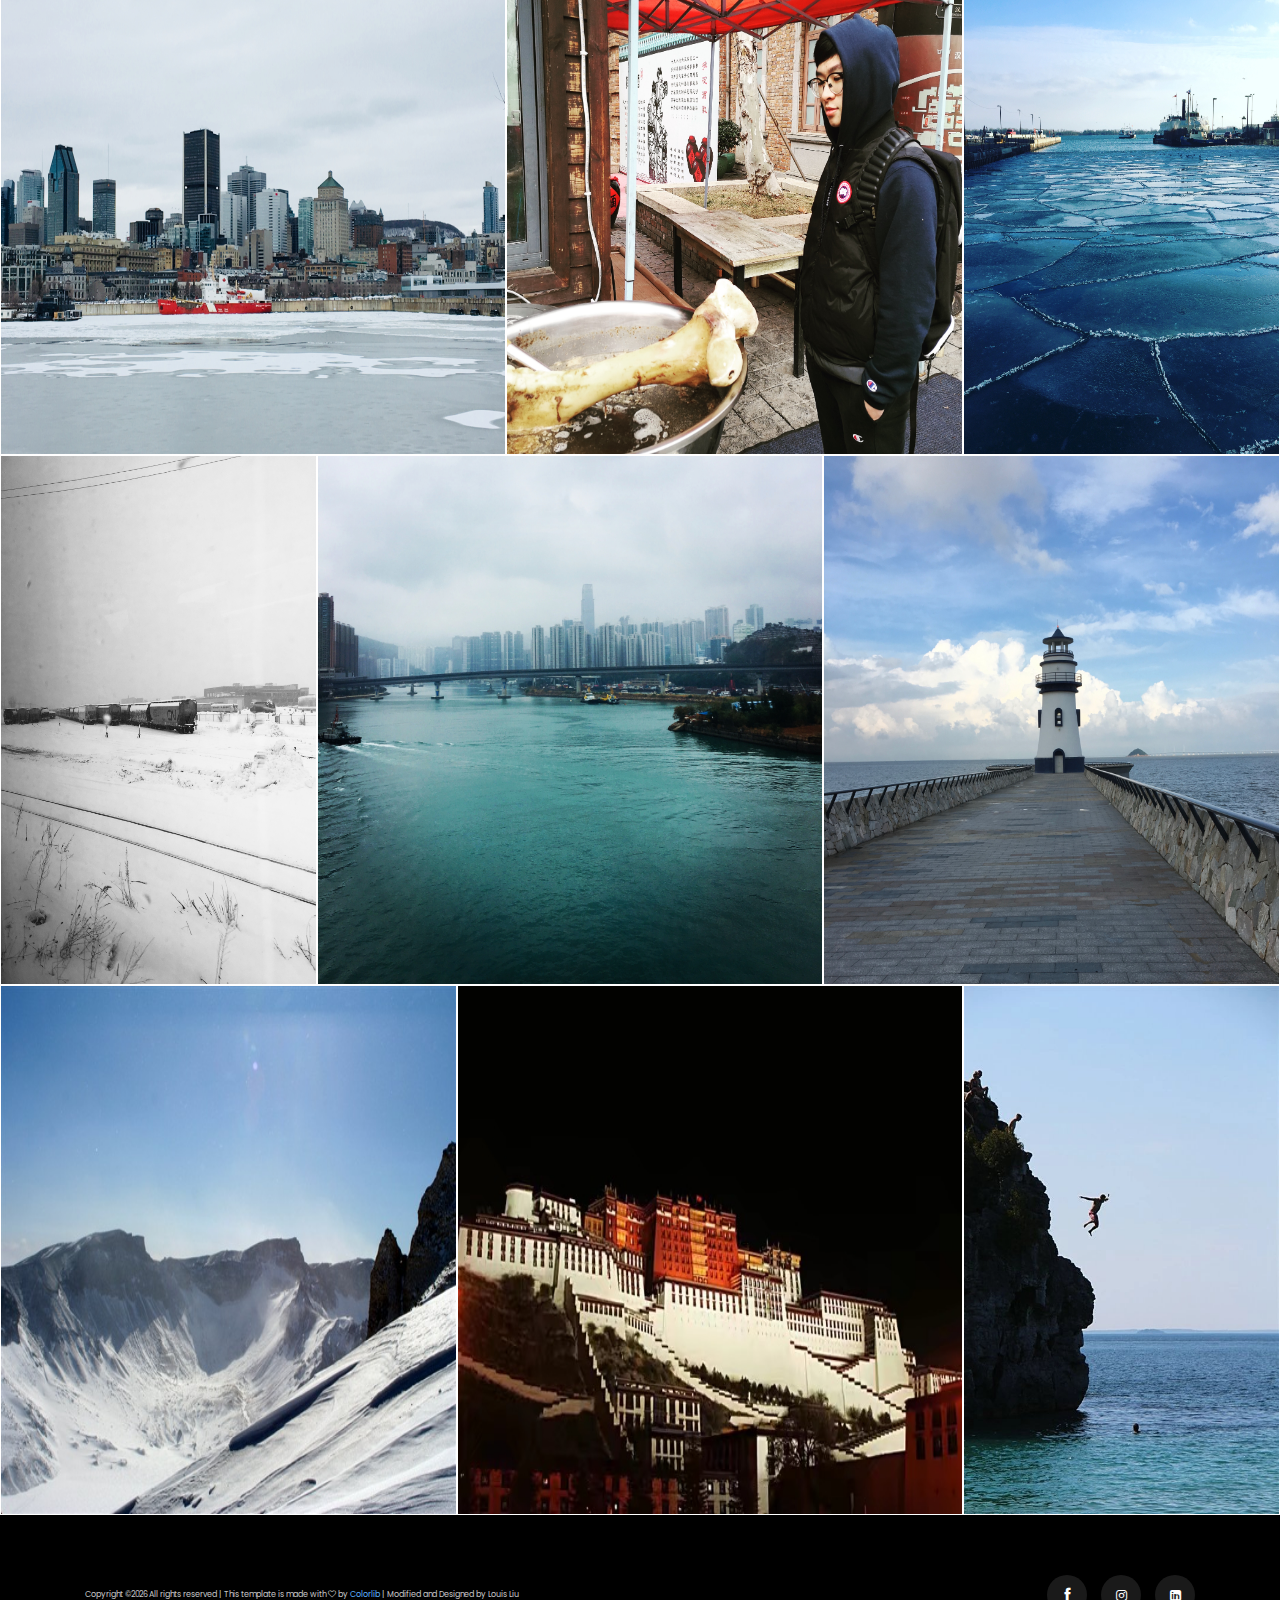
<file: travel.html>
<!doctype html>
<html class="no-js" lang="zxx">

<head>
	<meta charset="utf-8">
	<meta http-equiv="x-ua-compatible" content="ie=edge">
	<title>travel</title>
	<meta name="description" content="">
	<meta name="viewport" content="width=device-width, initial-scale=1">

	<!-- <link rel="manifest" href="site.webmanifest"> -->
	<!-- Place favicon.ico in the root directory -->

	<!-- CSS here -->
	<link rel="stylesheet" href="css/bootstrap.min.css">
	<link rel="stylesheet" href="css/owl.carousel.min.css">
	<link rel="stylesheet" href="css/magnific-popup.css">
	<link rel="stylesheet" href="css/font-awesome.min.css">
	<link rel="stylesheet" href="css/themify-icons.css">
	<link rel="stylesheet" href="css/nice-select.css">
	<link rel="stylesheet" href="css/flaticon.css">
	<link rel="stylesheet" href="css/gijgo.css">
	<link rel="stylesheet" href="css/animate.min.css">
	<link rel="stylesheet" href="css/slicknav.css">
	<link rel="stylesheet" href="css/style.css">
	<!-- <link rel="stylesheet" href="css/responsive.css"> -->
    <link rel = "icon" href = "img/l.png"> 
</head>

<body>
	<!--[if lte IE 9]>
            <p class="browserupgrade">You are using an <strong>outdated</strong> browser. Please <a href="https://browsehappy.com/">upgrade your browser</a> to improve your experience and security.</p>
        <![endif]-->

   <!-- header-start -->
    <header>
        <div class="header-area ">
            <div id="sticky-header" class="main-header-area">
                <div class="container-fluid">
                    <div class="row align-items-center">
                        <div class="col-xl-3 col-lg-2">

                        </div>
                        <div class="col-xl-6 col-lg-7">
                            <div class="main-menu  d-none d-lg-block">
                                <nav>
                                    <ul id="navigation">
                                        <li><a class="active" href="index.html">home</a></li>
                                        <li><a href="about.html">About</a></li>
                                        <li><a href="album.html">Life</a></li>
                                    </ul>
                                </nav>
                            </div>
                        </div>
                        <div class="col-xl-3 col-lg-3 d-none d-lg-block">
                            <div class="social_links">
                                <ul>
                                    <li><a href="https://www.facebook.com/louis.liu.9480" target="_blank"> <i class="fa fa-facebook"></i> </a></li>
                                    <li><a href="https://www.linkedin.com/in/louis-qirui-liu" target="_blank"> <i class="fa fa-linkedin"></i> </a></li>
                                    <li><a href="https://www.instagram.com/louis0512k/" target="_blank"> <i class="fa fa-instagram"></i> </a></li>
                                </ul>
                            </div>
                        </div>
                        <div class="col-12">
                            <div class="mobile_menu d-block d-lg-none"></div>
                        </div>
                    </div>

                </div>
            </div>
        </div>
    </header>
    <!-- header-end -->
	
		<!-- bradcam_area  -->
		<div class="bradcam_area breadcam_bg_2 black_overlay">
				<div class="container">
					<div class="row">
						<div class="col-xl-12">
							<div class="bradcam_text text-center">
								<h3>Travel</h3>
							</div>
						</div>
					</div>
				</div>
			</div>
			<!-- / bradcam_area  -->

    <!-- photography_skill_area  -->
    <div id="quote" class="photography_skill_area">
        <div class="container">
            <div class="row justify-content-center">
                <div class="col-xl-9 col-md-9">
                    <div class="section_title text-center">
                        <h3>“Take nothing but memories, leave nothing but footprints!”</h3>
                        <div class="singnature_thumb">
                            <p>- Chief Si ahl</p>
                        </div>
                    </div>
                </div>
            </div>
        </div>
    </div>
    <!-- /photography_skill_area  -->
    &nbsp;
<!-- home  -->
    <div class="wild_photography">
        <div class="container-fluid p-0">
            <div class="row no-gutters align-items-center ">
                <div class="col-lg-6">
                    <div class="wildlife_photo">
                        <img src="img/photography/zhuhai1.jpg" alt="Work">
                    </div>
                </div>
                <div class="col-lg-6">
                    <div class="section_title">
                        <h3>Home</h3>
                        <p>
                        There are no other places like home. <br>My memories of Zhuhai is still fresh. 
                        </p>
                        <a href="https://www.google.com/travel/guide?q=visiting+zhuhai&oq=visiting+zhuhai&aqs=chrome..69i57j0l2.3605j1j9&sourceid=chrome&ie=UTF-8&dest_src=ts&tcfs=EgsKCS9tLzAxbm03MQ&dest_mid=/m/01nm71&sa=X&ved=2ahUKEwic29Pzh-7oAhVsAZ0JHZfKAs0Q6tEBKAQwAHoECA0QCw#dest_mid=/m/01nm71&dest_src=ts&tcfs=EicKCS9tLzAxbm03MRoYCgoyMDIwLTA1LTAyEgoyMDIwLTA1LTA2IAI" class="black_btn" target="_blank">Visit</a>
                    </div>
                </div>
            </div>
        </div>
    </div>
    <!-- /home  -->

	 <!-- gallery_area  -->
    <div class="gallery_area baby_gallery_wrap">
        <div class="container">
            <div class="row justify-content-center">
                <div class="col-xl-7 col-lg-7">
                    <div class="section_title text-center mb-50">
                        <h3>Gallery</h3>
                        <p></p>
                    </div>
                </div>
            </div>
        </div>
        <div class="container-fluid p-0">
            <div class="row no-gutters grid">
                        <div class="single_gallery grid-item large_img ">
                                <a class="img-pop-up  thumb" href="img/baby/1.jpeg" >
                                    <img src="img/baby/1.jpeg" alt="">
                                </a>
                            </div>
                        <div class="single_gallery grid-item mid_img">
                                <a class="img-pop-up thumb" href="img/baby/2.jpeg" >
                                    <img src="img/baby/2.jpeg" alt="">
                                </a>
                            </div>
                        <div class="single_gallery grid-item small_img">
                                <a class="img-pop-up thumb" href="img/baby/3.jpeg" >
                                    <img src="img/baby/3.jpeg" alt="">
                                </a>
                            </div>
                        <div class="single_gallery grid-item small_img">
                                <a class="img-pop-up thumb" href="img/baby/6.jpeg" >
                                    <img src="img/baby/6.jpeg" alt="">
                                </a>
                            </div>
                        <div class="single_gallery grid-item large_img">
                                <a class="img-pop-up thumb" href="img/baby/5.jpeg" >
                                    <img src="img/baby/5.jpeg" alt="">
                                </a>
                            </div>
                        <div class="single_gallery grid-item mid_img">
                                <a class="img-pop-up thumb" href="img/baby/4.jpeg" >
                                    <img src="img/baby/4.jpeg" alt="">
                                </a>
                            </div>
                        <div class="single_gallery grid-item mid_img">
                                <a class="img-pop-up thumb" href="img/baby/9.jpeg" >
                                    <img src="img/baby/9.jpeg" alt="">
                                </a>
                            </div>
                        <div class="single_gallery grid-item large_img">
                                <a class="img-pop-up thumb" href="img/baby/7.jpeg" >
                                    <img src="img/baby/7.jpeg" alt="">
                                </a>
                            </div>
                        <div class="single_gallery grid-item small_img">
                                <a class="img-pop-up thumb" href="img/baby/8.jpeg" >
                                    <img src="img/baby/8.jpeg" alt="">
                                </a>
                            </div>
            </div>
        </div>
    </div>
    <!-- /gallery_area  -->

    <!-- footer start -->
    <footer class="footer">
        <div class="copy-right_text">
            <div class="container">
                <div class="row align-items-center">
                    <div class="col-xl-7 col-md-8">
                        <p class="copy_right ">
                            <!-- Link back to Colorlib can't be removed. Template is licensed under CC BY 3.0. -->
Copyright &copy;<script>document.write(new Date().getFullYear());</script> All rights reserved | This template is made with <i class="fa fa-heart-o" aria-hidden="true"></i> by <a href="https://colorlib.com" target="_blank">Colorlib</a> | Modified and Designed by Louis Liu
<!-- Link back to Colorlib can't be removed. Template is licensed under CC BY 3.0. -->
                        </p>
                    </div>
                    <div class="col-xl-5 col-md-4">
                        <div class="socail_links">
                            <ul>
                                <li>
                                    <a href="https://www.facebook.com/louis.liu.9480" target="_blank">
                                        <i class="ti-facebook"></i>
                                    </a>
                                </li>
                                <li>
                                    <a href="https://www.instagram.com/louis0512k/" target="_blank">
                                        <i class="fa fa-instagram"></i>
                                    </a>
                                </li>
                                <li>
                                    <a href="https://www.linkedin.com/in/louis-qirui-liu" target="_blank">
                                        <i class="fa fa-linkedin-square"></i>
                                    </a>
                                </li>
                            </ul>
                        </div>
                    </div>
                    
                </div>
            </div>
        </div>
    </footer>
    <!--/ footer end  -->

	<!-- JS here -->
	<script src="js/vendor/modernizr-3.5.0.min.js"></script>
	<script src="js/vendor/jquery-1.12.4.min.js"></script>
	<script src="js/popper.min.js"></script>
	<script src="js/bootstrap.min.js"></script>
	<script src="js/owl.carousel.min.js"></script>
	<script src="js/isotope.pkgd.min.js"></script>
	<script src="js/ajax-form.js"></script>
	<script src="js/waypoints.min.js"></script>
	<script src="js/jquery.counterup.min.js"></script>
	<script src="js/imagesloaded.pkgd.min.js"></script>
	<script src="js/scrollIt.js"></script>
	<script src="js/jquery.scrollUp.min.js"></script>
	<script src="js/wow.min.js"></script>
	<script src="js/nice-select.min.js"></script>
	<script src="js/jquery.slicknav.min.js"></script>
	<script src="js/jquery.magnific-popup.min.js"></script>
	<script src="js/plugins.js"></script>
	<script src="js/gijgo.min.js"></script>

	<!--contact js-->
	<script src="js/contact.js"></script>
	<script src="js/jquery.ajaxchimp.min.js"></script>
	<script src="js/jquery.form.js"></script>
	<script src="js/jquery.validate.min.js"></script>
	<script src="js/mail-script.js"></script>

	<script src="js/main.js"></script>
</body>
</html>
</file>
<file: css/themify-icons.css>
@font-face {
	font-family: 'themify';
	src:url('../fonts/themify.eot?-fvbane');
	src:url('../fonts/themify.eot?#iefix-fvbane') format('embedded-opentype'),
		url('../fonts/themify.woff?-fvbane') format('woff'),
		url('../fonts/themify.ttf?-fvbane') format('truetype'),
		url('../fonts/themify.svg?-fvbane#themify') format('svg');
	font-weight: normal;
	font-style: normal;
}

[class^="ti-"], [class*=" ti-"] {
	font-family: 'themify';
	/* speak: none; */
	font-style: normal;
	font-weight: normal;
	font-variant: normal;
	text-transform: none;
	line-height: 1;

	/* Better Font Rendering =========== */
	-webkit-font-smoothing: antialiased;
	-moz-osx-font-smoothing: grayscale;
}

.ti-wand:before {
	content: "\e600";
}
.ti-volume:before {
	content: "\e601";
}
.ti-user:before {
	content: "\e602";
}
.ti-unlock:before {
	content: "\e603";
}
.ti-unlink:before {
	content: "\e604";
}
.ti-trash:before {
	content: "\e605";
}
.ti-thought:before {
	content: "\e606";
}
.ti-target:before {
	content: "\e607";
}
.ti-tag:before {
	content: "\e608";
}
.ti-tablet:before {
	content: "\e609";
}
.ti-star:before {
	content: "\e60a";
}
.ti-spray:before {
	content: "\e60b";
}
.ti-signal:before {
	content: "\e60c";
}
.ti-shopping-cart:before {
	content: "\e60d";
}
.ti-shopping-cart-full:before {
	content: "\e60e";
}
.ti-settings:before {
	content: "\e60f";
}
.ti-search:before {
	content: "\e610";
}
.ti-zoom-in:before {
	content: "\e611";
}
.ti-zoom-out:before {
	content: "\e612";
}
.ti-cut:before {
	content: "\e613";
}
.ti-ruler:before {
	content: "\e614";
}
.ti-ruler-pencil:before {
	content: "\e615";
}
.ti-ruler-alt:before {
	content: "\e616";
}
.ti-bookmark:before {
	content: "\e617";
}
.ti-bookmark-alt:before {
	content: "\e618";
}
.ti-reload:before {
	content: "\e619";
}
.ti-plus:before {
	content: "\e61a";
}
.ti-pin:before {
	content: "\e61b";
}
.ti-pencil:before {
	content: "\e61c";
}
.ti-pencil-alt:before {
	content: "\e61d";
}
.ti-paint-roller:before {
	content: "\e61e";
}
.ti-paint-bucket:before {
	content: "\e61f";
}
.ti-na:before {
	content: "\e620";
}
.ti-mobile:before {
	content: "\e621";
}
.ti-minus:before {
	content: "\e622";
}
.ti-medall:before {
	content: "\e623";
}
.ti-medall-alt:before {
	content: "\e624";
}
.ti-marker:before {
	content: "\e625";
}
.ti-marker-alt:before {
	content: "\e626";
}
.ti-arrow-up:before {
	content: "\e627";
}
.ti-arrow-right:before {
	content: "\e628";
}
.ti-arrow-left:before {
	content: "\e629";
}
.ti-arrow-down:before {
	content: "\e62a";
}
.ti-lock:before {
	content: "\e62b";
}
.ti-location-arrow:before {
	content: "\e62c";
}
.ti-link:before {
	content: "\e62d";
}
.ti-layout:before {
	content: "\e62e";
}
.ti-layers:before {
	content: "\e62f";
}
.ti-layers-alt:before {
	content: "\e630";
}
.ti-key:before {
	content: "\e631";
}
.ti-import:before {
	content: "\e632";
}
.ti-image:before {
	content: "\e633";
}
.ti-heart:before {
	content: "\e634";
}
.ti-heart-broken:before {
	content: "\e635";
}
.ti-hand-stop:before {
	content: "\e636";
}
.ti-hand-open:before {
	content: "\e637";
}
.ti-hand-drag:before {
	content: "\e638";
}
.ti-folder:before {
	content: "\e639";
}
.ti-flag:before {
	content: "\e63a";
}
.ti-flag-alt:before {
	content: "\e63b";
}
.ti-flag-alt-2:before {
	content: "\e63c";
}
.ti-eye:before {
	content: "\e63d";
}
.ti-export:before {
	content: "\e63e";
}
.ti-exchange-vertical:before {
	content: "\e63f";
}
.ti-desktop:before {
	content: "\e640";
}
.ti-cup:before {
	content: "\e641";
}
.ti-crown:before {
	content: "\e642";
}
.ti-comments:before {
	content: "\e643";
}
.ti-comment:before {
	content: "\e644";
}
.ti-comment-alt:before {
	content: "\e645";
}
.ti-close:before {
	content: "\e646";
}
.ti-clip:before {
	content: "\e647";
}
.ti-angle-up:before {
	content: "\e648";
}
.ti-angle-right:before {
	content: "\e649";
}
.ti-angle-left:before {
	content: "\e64a";
}
.ti-angle-down:before {
	content: "\e64b";
}
.ti-check:before {
	content: "\e64c";
}
.ti-check-box:before {
	content: "\e64d";
}
.ti-camera:before {
	content: "\e64e";
}
.ti-announcement:before {
	content: "\e64f";
}
.ti-brush:before {
	content: "\e650";
}
.ti-briefcase:before {
	content: "\e651";
}
.ti-bolt:before {
	content: "\e652";
}
.ti-bolt-alt:before {
	content: "\e653";
}
.ti-blackboard:before {
	content: "\e654";
}
.ti-bag:before {
	content: "\e655";
}
.ti-move:before {
	content: "\e656";
}
.ti-arrows-vertical:before {
	content: "\e657";
}
.ti-arrows-horizontal:before {
	content: "\e658";
}
.ti-fullscreen:before {
	content: "\e659";
}
.ti-arrow-top-right:before {
	content: "\e65a";
}
.ti-arrow-top-left:before {
	content: "\e65b";
}
.ti-arrow-circle-up:before {
	content: "\e65c";
}
.ti-arrow-circle-right:before {
	content: "\e65d";
}
.ti-arrow-circle-left:before {
	content: "\e65e";
}
.ti-arrow-circle-down:before {
	content: "\e65f";
}
.ti-angle-double-up:before {
	content: "\e660";
}
.ti-angle-double-right:before {
	content: "\e661";
}
.ti-angle-double-left:before {
	content: "\e662";
}
.ti-angle-double-down:before {
	content: "\e663";
}
.ti-zip:before {
	content: "\e664";
}
.ti-world:before {
	content: "\e665";
}
.ti-wheelchair:before {
	content: "\e666";
}
.ti-view-list:before {
	content: "\e667";
}
.ti-view-list-alt:before {
	content: "\e668";
}
.ti-view-grid:before {
	content: "\e669";
}
.ti-uppercase:before {
	content: "\e66a";
}
.ti-upload:before {
	content: "\e66b";
}
.ti-underline:before {
	content: "\e66c";
}
.ti-truck:before {
	content: "\e66d";
}
.ti-timer:before {
	content: "\e66e";
}
.ti-ticket:before {
	content: "\e66f";
}
.ti-thumb-up:before {
	content: "\e670";
}
.ti-thumb-down:before {
	content: "\e671";
}
.ti-text:before {
	content: "\e672";
}
.ti-stats-up:before {
	content: "\e673";
}
.ti-stats-down:before {
	content: "\e674";
}
.ti-split-v:before {
	content: "\e675";
}
.ti-split-h:before {
	content: "\e676";
}
.ti-smallcap:before {
	content: "\e677";
}
.ti-shine:before {
	content: "\e678";
}
.ti-shift-right:before {
	content: "\e679";
}
.ti-shift-left:before {
	content: "\e67a";
}
.ti-shield:before {
	content: "\e67b";
}
.ti-notepad:before {
	content: "\e67c";
}
.ti-server:before {
	content: "\e67d";
}
.ti-quote-right:before {
	content: "\e67e";
}
.ti-quote-left:before {
	content: "\e67f";
}
.ti-pulse:before {
	content: "\e680";
}
.ti-printer:before {
	content: "\e681";
}
.ti-power-off:before {
	content: "\e682";
}
.ti-plug:before {
	content: "\e683";
}
.ti-pie-chart:before {
	content: "\e684";
}
.ti-paragraph:before {
	content: "\e685";
}
.ti-panel:before {
	content: "\e686";
}
.ti-package:before {
	content: "\e687";
}
.ti-music:before {
	content: "\e688";
}
.ti-music-alt:before {
	content: "\e689";
}
.ti-mouse:before {
	content: "\e68a";
}
.ti-mouse-alt:before {
	content: "\e68b";
}
.ti-money:before {
	content: "\e68c";
}
.ti-microphone:before {
	content: "\e68d";
}
.ti-menu:before {
	content: "\e68e";
}
.ti-menu-alt:before {
	content: "\e68f";
}
.ti-map:before {
	content: "\e690";
}
.ti-map-alt:before {
	content: "\e691";
}
.ti-loop:before {
	content: "\e692";
}
.ti-location-pin:before {
	content: "\e693";
}
.ti-list:before {
	content: "\e694";
}
.ti-light-bulb:before {
	content: "\e695";
}
.ti-Italic:before {
	content: "\e696";
}
.ti-info:before {
	content: "\e697";
}
.ti-infinite:before {
	content: "\e698";
}
.ti-id-badge:before {
	content: "\e699";
}
.ti-hummer:before {
	content: "\e69a";
}
.ti-home:before {
	content: "\e69b";
}
.ti-help:before {
	content: "\e69c";
}
.ti-headphone:before {
	content: "\e69d";
}
.ti-harddrives:before {
	content: "\e69e";
}
.ti-harddrive:before {
	content: "\e69f";
}
.ti-gift:before {
	content: "\e6a0";
}
.ti-game:before {
	content: "\e6a1";
}
.ti-filter:before {
	content: "\e6a2";
}
.ti-files:before {
	content: "\e6a3";
}
.ti-file:before {
	content: "\e6a4";
}
.ti-eraser:before {
	content: "\e6a5";
}
.ti-envelope:before {
	content: "\e6a6";
}
.ti-download:before {
	content: "\e6a7";
}
.ti-direction:before {
	content: "\e6a8";
}
.ti-direction-alt:before {
	content: "\e6a9";
}
.ti-dashboard:before {
	content: "\e6aa";
}
.ti-control-stop:before {
	content: "\e6ab";
}
.ti-control-shuffle:before {
	content: "\e6ac";
}
.ti-control-play:before {
	content: "\e6ad";
}
.ti-control-pause:before {
	content: "\e6ae";
}
.ti-control-forward:before {
	content: "\e6af";
}
.ti-control-backward:before {
	content: "\e6b0";
}
.ti-cloud:before {
	content: "\e6b1";
}
.ti-cloud-up:before {
	content: "\e6b2";
}
.ti-cloud-down:before {
	content: "\e6b3";
}
.ti-clipboard:before {
	content: "\e6b4";
}
.ti-car:before {
	content: "\e6b5";
}
.ti-calendar:before {
	content: "\e6b6";
}
.ti-book:before {
	content: "\e6b7";
}
.ti-bell:before {
	content: "\e6b8";
}
.ti-basketball:before {
	content: "\e6b9";
}
.ti-bar-chart:before {
	content: "\e6ba";
}
.ti-bar-chart-alt:before {
	content: "\e6bb";
}
.ti-back-right:before {
	content: "\e6bc";
}
.ti-back-left:before {
	content: "\e6bd";
}
.ti-arrows-corner:before {
	content: "\e6be";
}
.ti-archive:before {
	content: "\e6bf";
}
.ti-anchor:before {
	content: "\e6c0";
}
.ti-align-right:before {
	content: "\e6c1";
}
.ti-align-left:before {
	content: "\e6c2";
}
.ti-align-justify:before {
	content: "\e6c3";
}
.ti-align-center:before {
	content: "\e6c4";
}
.ti-alert:before {
	content: "\e6c5";
}
.ti-alarm-clock:before {
	content: "\e6c6";
}
.ti-agenda:before {
	content: "\e6c7";
}
.ti-write:before {
	content: "\e6c8";
}
.ti-window:before {
	content: "\e6c9";
}
.ti-widgetized:before {
	content: "\e6ca";
}
.ti-widget:before {
	content: "\e6cb";
}
.ti-widget-alt:before {
	content: "\e6cc";
}
.ti-wallet:before {
	content: "\e6cd";
}
.ti-video-clapper:before {
	content: "\e6ce";
}
.ti-video-camera:before {
	content: "\e6cf";
}
.ti-vector:before {
	content: "\e6d0";
}
.ti-themify-logo:before {
	content: "\e6d1";
}
.ti-themify-favicon:before {
	content: "\e6d2";
}
.ti-themify-favicon-alt:before {
	content: "\e6d3";
}
.ti-support:before {
	content: "\e6d4";
}
.ti-stamp:before {
	content: "\e6d5";
}
.ti-split-v-alt:before {
	content: "\e6d6";
}
.ti-slice:before {
	content: "\e6d7";
}
.ti-shortcode:before {
	content: "\e6d8";
}
.ti-shift-right-alt:before {
	content: "\e6d9";
}
.ti-shift-left-alt:before {
	content: "\e6da";
}
.ti-ruler-alt-2:before {
	content: "\e6db";
}
.ti-receipt:before {
	content: "\e6dc";
}
.ti-pin2:before {
	content: "\e6dd";
}
.ti-pin-alt:before {
	content: "\e6de";
}
.ti-pencil-alt2:before {
	content: "\e6df";
}
.ti-palette:before {
	content: "\e6e0";
}
.ti-more:before {
	content: "\e6e1";
}
.ti-more-alt:before {
	content: "\e6e2";
}
.ti-microphone-alt:before {
	content: "\e6e3";
}
.ti-magnet:before {
	content: "\e6e4";
}
.ti-line-double:before {
	content: "\e6e5";
}
.ti-line-dotted:before {
	content: "\e6e6";
}
.ti-line-dashed:before {
	content: "\e6e7";
}
.ti-layout-width-full:before {
	content: "\e6e8";
}
.ti-layout-width-default:before {
	content: "\e6e9";
}
.ti-layout-width-default-alt:before {
	content: "\e6ea";
}
.ti-layout-tab:before {
	content: "\e6eb";
}
.ti-layout-tab-window:before {
	content: "\e6ec";
}
.ti-layout-tab-v:before {
	content: "\e6ed";
}
.ti-layout-tab-min:before {
	content: "\e6ee";
}
.ti-layout-slider:before {
	content: "\e6ef";
}
.ti-layout-slider-alt:before {
	content: "\e6f0";
}
.ti-layout-sidebar-right:before {
	content: "\e6f1";
}
.ti-layout-sidebar-none:before {
	content: "\e6f2";
}
.ti-layout-sidebar-left:before {
	content: "\e6f3";
}
.ti-layout-placeholder:before {
	content: "\e6f4";
}
.ti-layout-menu:before {
	content: "\e6f5";
}
.ti-layout-menu-v:before {
	content: "\e6f6";
}
.ti-layout-menu-separated:before {
	content: "\e6f7";
}
.ti-layout-menu-full:before {
	content: "\e6f8";
}
.ti-layout-media-right-alt:before {
	content: "\e6f9";
}
.ti-layout-media-right:before {
	content: "\e6fa";
}
.ti-layout-media-overlay:before {
	content: "\e6fb";
}
.ti-layout-media-overlay-alt:before {
	content: "\e6fc";
}
.ti-layout-media-overlay-alt-2:before {
	content: "\e6fd";
}
.ti-layout-media-left-alt:before {
	content: "\e6fe";
}
.ti-layout-media-left:before {
	content: "\e6ff";
}
.ti-layout-media-center-alt:before {
	content: "\e700";
}
.ti-layout-media-center:before {
	content: "\e701";
}
.ti-layout-list-thumb:before {
	content: "\e702";
}
.ti-layout-list-thumb-alt:before {
	content: "\e703";
}
.ti-layout-list-post:before {
	content: "\e704";
}
.ti-layout-list-large-image:before {
	content: "\e705";
}
.ti-layout-line-solid:before {
	content: "\e706";
}
.ti-layout-grid4:before {
	content: "\e707";
}
.ti-layout-grid3:before {
	content: "\e708";
}
.ti-layout-grid2:before {
	content: "\e709";
}
.ti-layout-grid2-thumb:before {
	content: "\e70a";
}
.ti-layout-cta-right:before {
	content: "\e70b";
}
.ti-layout-cta-left:before {
	content: "\e70c";
}
.ti-layout-cta-center:before {
	content: "\e70d";
}
.ti-layout-cta-btn-right:before {
	content: "\e70e";
}
.ti-layout-cta-btn-left:before {
	content: "\e70f";
}
.ti-layout-column4:before {
	content: "\e710";
}
.ti-layout-column3:before {
	content: "\e711";
}
.ti-layout-column2:before {
	content: "\e712";
}
.ti-layout-accordion-separated:before {
	content: "\e713";
}
.ti-layout-accordion-merged:before {
	content: "\e714";
}
.ti-layout-accordion-list:before {
	content: "\e715";
}
.ti-ink-pen:before {
	content: "\e716";
}
.ti-info-alt:before {
	content: "\e717";
}
.ti-help-alt:before {
	content: "\e718";
}
.ti-headphone-alt:before {
	content: "\e719";
}
.ti-hand-point-up:before {
	content: "\e71a";
}
.ti-hand-point-right:before {
	content: "\e71b";
}
.ti-hand-point-left:before {
	content: "\e71c";
}
.ti-hand-point-down:before {
	content: "\e71d";
}
.ti-gallery:before {
	content: "\e71e";
}
.ti-face-smile:before {
	content: "\e71f";
}
.ti-face-sad:before {
	content: "\e720";
}
.ti-credit-card:before {
	content: "\e721";
}
.ti-control-skip-forward:before {
	content: "\e722";
}
.ti-control-skip-backward:before {
	content: "\e723";
}
.ti-control-record:before {
	content: "\e724";
}
.ti-control-eject:before {
	content: "\e725";
}
.ti-comments-smiley:before {
	content: "\e726";
}
.ti-brush-alt:before {
	content: "\e727";
}
.ti-youtube:before {
	content: "\e728";
}
.ti-vimeo:before {
	content: "\e729";
}
.ti-twitter:before {
	content: "\e72a";
}
.ti-time:before {
	content: "\e72b";
}
.ti-tumblr:before {
	content: "\e72c";
}
.ti-skype:before {
	content: "\e72d";
}
.ti-share:before {
	content: "\e72e";
}
.ti-share-alt:before {
	content: "\e72f";
}
.ti-rocket:before {
	content: "\e730";
}
.ti-pinterest:before {
	content: "\e731";
}
.ti-new-window:before {
	content: "\e732";
}
.ti-microsoft:before {
	content: "\e733";
}
.ti-list-ol:before {
	content: "\e734";
}
.ti-linkedin:before {
	content: "\e735";
}
.ti-layout-sidebar-2:before {
	content: "\e736";
}
.ti-layout-grid4-alt:before {
	content: "\e737";
}
.ti-layout-grid3-alt:before {
	content: "\e738";
}
.ti-layout-grid2-alt:before {
	content: "\e739";
}
.ti-layout-column4-alt:before {
	content: "\e73a";
}
.ti-layout-column3-alt:before {
	content: "\e73b";
}
.ti-layout-column2-alt:before {
	content: "\e73c";
}
.ti-instagram:before {
	content: "\e73d";
}
.ti-google:before {
	content: "\e73e";
}
.ti-github:before {
	content: "\e73f";
}
.ti-flickr:before {
	content: "\e740";
}
.ti-facebook:before {
	content: "\e741";
}
.ti-dropbox:before {
	content: "\e742";
}
.ti-dribbble:before {
	content: "\e743";
}
.ti-apple:before {
	content: "\e744";
}
.ti-android:before {
	content: "\e745";
}
.ti-save:before {
	content: "\e746";
}
.ti-save-alt:before {
	content: "\e747";
}
.ti-yahoo:before {
	content: "\e748";
}
.ti-wordpress:before {
	content: "\e749";
}
.ti-vimeo-alt:before {
	content: "\e74a";
}
.ti-twitter-alt:before {
	content: "\e74b";
}
.ti-tumblr-alt:before {
	content: "\e74c";
}
.ti-trello:before {
	content: "\e74d";
}
.ti-stack-overflow:before {
	content: "\e74e";
}
.ti-soundcloud:before {
	content: "\e74f";
}
.ti-sharethis:before {
	content: "\e750";
}
.ti-sharethis-alt:before {
	content: "\e751";
}
.ti-reddit:before {
	content: "\e752";
}
.ti-pinterest-alt:before {
	content: "\e753";
}
.ti-microsoft-alt:before {
	content: "\e754";
}
.ti-linux:before {
	content: "\e755";
}
.ti-jsfiddle:before {
	content: "\e756";
}
.ti-joomla:before {
	content: "\e757";
}
.ti-html5:before {
	content: "\e758";
}
.ti-flickr-alt:before {
	content: "\e759";
}
.ti-email:before {
	content: "\e75a";
}
.ti-drupal:before {
	content: "\e75b";
}
.ti-dropbox-alt:before {
	content: "\e75c";
}
.ti-css3:before {
	content: "\e75d";
}
.ti-rss:before {
	content: "\e75e";
}
.ti-rss-alt:before {
	content: "\e75f";
}
</file>
<file: css/nice-select.css>
.nice-select {
  -webkit-tap-highlight-color: transparent;
  background-color: #fff;
  border-radius: 5px;
  border: solid 1px #e8e8e8;
  box-sizing: border-box;
  clear: both;
  cursor: pointer;
  display: block;
  float: left;
  font-family: inherit;
  font-size: 14px;
  font-weight: normal;
  height: 42px;
  line-height: 40px;
  outline: none;
  padding-left: 18px;
  padding-right: 30px;
  position: relative;
  text-align: left !important;
  -webkit-transition: all 0.2s ease-in-out;
  transition: all 0.2s ease-in-out;
  -webkit-user-select: none;
     -moz-user-select: none;
      -ms-user-select: none;
          user-select: none;
  white-space: nowrap;
  width: auto; }
  .nice-select:hover {
    border-color: #dbdbdb; }
  .nice-select:active, .nice-select.open, .nice-select:focus {
    border-color: #999; }


  .nice-select.disabled {
    border-color: #ededed;
    color: #999;
    pointer-events: none; }
    .nice-select.disabled:after {
      border-color: #cccccc; }
  .nice-select.wide {
    width: 100%; }
    .nice-select.wide .list {
      left: 0 !important;
      right: 0 !important; }
  .nice-select.right {
    float: right; }
    .nice-select.right .list {
      left: auto;
      right: 0; }
  .nice-select.small {
    font-size: 12px;
    height: 36px;
    line-height: 34px; }
    .nice-select.small:after {
      height: 4px;
      width: 4px; }
    .nice-select.small .option {
      line-height: 34px;
      min-height: 34px; }
  .nice-select .list {
    background-color: #fff;
    border-radius: 5px;
    box-shadow: 0 0 0 1px rgba(68, 68, 68, 0.11);
    box-sizing: border-box;
    margin-top: 4px;
    opacity: 0;
    overflow: hidden;
    padding: 0;
    pointer-events: none;
    position: absolute;
    top: 100%;
    left: 0;
    -webkit-transform-origin: 50% 0;
        -ms-transform-origin: 50% 0;
            transform-origin: 50% 0;
    -webkit-transform: scale(0.75) translateY(-21px);
        -ms-transform: scale(0.75) translateY(-21px);
            transform: scale(0.75) translateY(-21px);
    -webkit-transition: all 0.2s cubic-bezier(0.5, 0, 0, 1.25), opacity 0.15s ease-out;
    transition: all 0.2s cubic-bezier(0.5, 0, 0, 1.25), opacity 0.15s ease-out;
    z-index: 9; }
    .nice-select .list:hover .option:not(:hover) {
      background-color: transparent !important; }
  .nice-select .option {
    cursor: pointer;
    font-weight: 400;
    line-height: 40px;
    list-style: none;
    min-height: 40px;
    outline: none;
    padding-left: 18px;
    padding-right: 29px;
    text-align: left;
    -webkit-transition: all 0.2s;
    transition: all 0.2s; }
    .nice-select .option:hover, .nice-select .option.focus, .nice-select .option.selected.focus {
      background-color: #f6f6f6; }
    .nice-select .option.selected {
      font-weight: bold; }
    .nice-select .option.disabled {
      background-color: transparent;
      color: #999;
      cursor: default; }

.no-csspointerevents .nice-select .list {
  display: none; }

.no-csspointerevents .nice-select.open .list {
  display: block; }





  /* ,,,,,,,,,,,,,,,, */


  .nice-select:after {
    content: "\e64b";
    display: block;
    height: 5px;
    margin-top: -5px;
    pointer-events: none;
    position: absolute;
    right: 30px;
    top: 8px;
    transition: all 0.15s ease-in-out;
    width: 5px;
    font-family: 'themify';
    color: #ddd; }

    .nice-select.open:after {
 }
    .nice-select.open .list {
      opacity: 1;
      pointer-events: auto;
      -webkit-transform: scale(1) translateY(0);
          -ms-transform: scale(1) translateY(0);
              transform: scale(1) translateY(0); }
</file>
<file: css/flaticon.css>
/*
  	Flaticon icon font: Flaticon
  	Creation date: 07/09/2019 08:07
  	*/

	  @font-face {
		font-family: "Flaticon";
		src: url("../fonts/Flaticon.eot");
		src: url("../fonts/Flaticon.eot");
		src: url("../fonts/Flaticon.eot?#iefix") format("embedded-opentype"),
			 url("../fonts/Flaticon.woff2") format("woff2"),
			 url("../fonts/Flaticon.woff") format("woff"),
			 url("../fonts/Flaticon.ttf") format("truetype"),
			 url("../fonts/Flaticon.svg#Flaticon") format("svg");
		font-weight: normal;
		font-style: normal;
	  }
	  
	  @media screen and (-webkit-min-device-pixel-ratio:0) {
		@font-face {
		  font-family: "Flaticon";
		  src: url("./Flaticon.svg#Flaticon") format("svg");
		}
	  }
	  
	  [class^="flaticon-"]:before, [class*=" flaticon-"]:before,
	  [class^="flaticon-"]:after, [class*=" flaticon-"]:after {   
		font-family: Flaticon;
			  font-size: 20px;
	  font-style: normal;
	  margin-left: 20px;
	  }
	  
	.flaticon-legal-paper:before {
		content: "\e001";
	}
	.flaticon-case:before {
		content: "\e002";
	}
	.flaticon-survey:before {
		content: "\e003";
	}
	.flaticon-bar-chart:before {
		content: "\e004";
	}
	.flaticon-controls:before {
		content: "\e005";
	}
	.flaticon-puzzle:before {
		content: "\e006";
	}
	.flaticon-right:before {
		content: "\e007";
	}
</file>
<file: css/gijgo.css>
.gj-button {
    background-color: #f5f5f5;
    border: 1px solid #ddd;
    color: #000;
    border-radius: 3px;
    padding: 6px 10px;
    cursor: pointer;
}

.gj-unselectable {
    -webkit-touch-callout: none;
    -webkit-user-select: none;
    -khtml-user-select: none;
    -moz-user-select: none;
    -ms-user-select: none;
    user-select: none;
}

.gj-row {
    display: -webkit-box;
    display: -ms-flexbox;
    display: flex;
    -ms-flex-wrap: wrap;
    flex-wrap: wrap;
}

.gj-margin-left-5 {
    margin-left: 5px;
}

.gj-margin-left-10 {
    margin-left: 10px;
}

.gj-width-full {
    width: 100%;
}

.gj-cursor-pointer {
    cursor: pointer;
}

.gj-text-align-center {
    text-align: center;
}

.gj-font-size-16 {
    font-size: 16px;
}

.gj-hidden {
    display: none;
}

/** Material Design */
.gj-button-md {
    background: 0 0;
    border: none;
    border-radius: 2px;
    color: rgba(0, 0, 0, 0.87);
    position: relative;
    height: 36px;
    margin: 0;
    min-width: 64px;
    padding: 0 16px;
    display: inline-block;
    font-family: "Roboto","Helvetica","Arial",sans-serif;
    font-size: 1rem;
    font-weight: 500;
    text-transform: uppercase;
    letter-spacing: 0;
    overflow: hidden;
    will-change: box-shadow;
    transition: box-shadow .2s cubic-bezier(.4,0,1,1),background-color .2s cubic-bezier(.4,0,.2,1),color .2s cubic-bezier(.4,0,.2,1);
    outline: none;
    cursor: pointer;
    text-decoration: none;
    text-align: center;
    line-height: 36px;
    vertical-align: middle;
    overflow: hidden;
    -webkit-user-select: none;
    -moz-user-select: none;
    -ms-user-select: none;
    user-select: none;
}

.gj-button-md:hover {
    background-color: rgba(158,158,158,.2);
}

.gj-button-md:disabled {
    color: rgba(0,0,0,.26);
    background: 0 0;
}

.gj-button-md .material-icons,
.gj-button-md .gj-icon {
    vertical-align: middle;
    /*font-size: 1.3rem;
    margin-right: 4px;*/
}

.gj-button-md.gj-button-md-icon {
    width: 24px;
    height: 31px;
    min-width: 24px;
    padding: 0px;
    display: table;
}

.gj-button-md.gj-button-md-icon .material-icons,
.gj-button-md.gj-button-md-icon .gj-icon {
    display: table-cell;
    margin-right: 0px;
    width: 24px;
    height: 24px;
}

.gj-button-md.active {
    background-color: rgba(158,158,158,.4);
}

.gj-button-md-group {
    position: relative;
    display: inline-block;
    vertical-align: middle;
}

.gj-textbox-md {
    border: none;
    border-bottom: 1px solid rgba(0,0,0,.42);
    display: block;
    font-family: "Helvetica","Arial",sans-serif;
    font-size: 16px;
    line-height: 16px;
    padding: 4px 0px;
    margin: 0;
    width: 100%;
    background: 0 0;
    text-align: left;
    color: rgba(0,0,0,.87);
}

.gj-textbox-md:focus,
.gj-textbox-md:active {
    border-bottom: 2px solid rgba(0,0,0,.42);
    outline: none;
}

.gj-textbox-md::placeholder {
    color: #8e8e8e;
}

.gj-textbox-md:-ms-input-placeholder {
    color: #8e8e8e;
}

.gj-textbox-md::-ms-input-placeholder {
    color: #8e8e8e;
}

.gj-md-spacer-24 {
    min-width: 24px;
    width: 24px;
    display: inline-block;
}

.gj-md-spacer-32 {
    min-width: 32px;
    width: 32px;
    display: inline-block;
}

.gj-modal {
    position: fixed;
    top: 0;
    right: 0;
    bottom: 0;
    left: 0;
    z-index: 1203;
    display: none;
    overflow: hidden;
    -webkit-overflow-scrolling: touch;
    outline: 0;
    background-color: rgba(0, 0, 0, 0.54118);
    transition: 200ms ease opacity;
    will-change: opacity;
}

/* List */
ul.gj-list li [data-role="wrapper"] {
    display: table;
    width: 100%;
}

ul.gj-list li [data-role="checkbox"] {
    display: table-cell;
    vertical-align:middle;
    text-align:center;
}

ul.gj-list li [data-role="image"] {
    display: table-cell;
    vertical-align:middle;
    text-align:center;
}

ul.gj-list li [data-role="display"] {
    display: table-cell;
    vertical-align:middle;
    cursor: pointer;
}

ul.gj-list li [data-role="display"]:empty:before {
  content: "\200b"; /* unicode zero width space character */
}

/* List - Bootstrap */
ul.gj-list-bootstrap {
    padding-left: 0px;
    margin-bottom: 0px;
}

ul.gj-list-bootstrap li {
    padding: 0px;
}

ul.gj-list-bootstrap li [data-role="wrapper"] {
    padding: 0px 10px;
}

ul.gj-list-bootstrap li [data-role="checkbox"] {
    width: 24px;
    padding: 3px;
}

ul.gj-list-bootstrap li [data-role="image"] {
    width: 24px;
    height: 24px;
}

ul.gj-list-bootstrap li [data-role="display"] {
    padding: 8px 0px 8px 4px;
}

.list-group-item.active ul li, .list-group-item.active:focus ul li, .list-group-item.active:hover ul li {
    text-shadow: none;
    color:initial;
}

/* List - Material Design */
ul.gj-list-md {
    padding: 0px;
    list-style: none;
    list-style-type: none;
    line-height: 24px;
    letter-spacing: 0;
    color: #616161; /* Gray 700 */
}

ul.gj-list-md li {
    display: list-item;
    list-style-type: none;
    padding: 0px;
    min-height: unset;
    box-sizing: border-box;
    align-items: center;
    cursor: default;
    overflow: hidden;

    font-family: "Roboto","Helvetica","Arial",sans-serif;
    font-size: 16px;
    font-weight: 400;
    letter-spacing: .04em;
    line-height: 1;
    
    -webkit-flex-direction: row;
    -ms-flex-direction: row;
    flex-direction: row;
    -webkit-flex-wrap: nowrap;
    -ms-flex-wrap: nowrap;
    flex-wrap: nowrap;
}

ul.gj-list-md li [data-role="checkbox"] {
    height: 24px;
    width: 24px;
}

ul.gj-list-md li [data-role="image"] {
    height: 24px;
    width: 24px;
}

ul.gj-list-md li [data-role="display"] {
    padding: 8px 0px 8px 5px;
    order: 0;
    flex-grow: 2;
    text-decoration: none;
    box-sizing: border-box;
    align-items: center;
    text-align: left;
    color: rgba(0,0,0,.87);
}

ul.gj-list-md li.disabled>[data-role="wrapper"]>[data-role="display"] {
    color: #9E9E9E; /* Gray 500 */
}

.gj-list-md-active {
    background: #e0e0e0;
    color: #3f51b5;
}


/* Picker */
.gj-picker {
    position: absolute;
    z-index: 1203;
    background-color: #fff;
}

.gj-picker .selected {
    color: #fff;
}

/* Material Design */
.gj-picker-md {
    font-family: "Roboto","Helvetica","Arial",sans-serif;
    font-size: 16px;
    font-weight: 400;
    letter-spacing: .04em;
    line-height: 1;
    color: rgba(0,0,0,.87);
    border: 1px solid #E0E0E0;
}

.gj-modal .gj-picker-md {
    border: 0px;
}

.gj-picker-md [role="header"] {
    color: rgba(255, 255, 255, 0.54);
    display: flex;
    background: #2196f3;
    align-items: baseline;
    user-select: none;
    justify-content: center;
}

.gj-picker-md [role="footer"] {
    float: right;
    padding: 10px;
}

.gj-picker-md [role="footer"] button.gj-button-md {
    color: #2196f3;
    font-weight: bold;
    font-size: 13px;
}

/* Bootstrap */
.gj-picker-bootstrap {
    border-radius: 4px;
    border: 1px solid #E0E0E0;
}

.gj-picker-bootstrap .selected {
    color: #888;
}

.gj-picker-bootstrap [role="header"] {
    background: #eee;
    color: #AAA;
}
@font-face {
    font-family: 'gijgo-material';
    src: url('../fonts/gijgo-material.eot?235541');
    src: url('../fonts/gijgo-material.eot?235541#iefix') format('embedded-opentype'), url('../fonts/gijgo-material.ttf?235541') format('truetype'), url('../fonts/gijgo-material.woff?235541') format('woff'), url('../fonts/gijgo-material.svg?235541#gijgo-material') format('svg');
    font-weight: normal;
    font-style: normal;
}

.gj-icon {
    /* use !important to prevent issues with browser extensions that change fonts */
    font-family: 'gijgo-material' !important;
    font-size: 24px;
    speak: none;
    font-style: normal;
    font-weight: normal;
    font-variant: normal;
    text-transform: none;
    line-height: 1;
    /* Enable Ligatures ================ */
    letter-spacing: 0;
    -webkit-font-feature-settings: "liga";
    -moz-font-feature-settings: "liga=1";
    -moz-font-feature-settings: "liga";
    -ms-font-feature-settings: "liga" 1;
    font-feature-settings: "liga";
    -webkit-font-variant-ligatures: discretionary-ligatures;
    font-variant-ligatures: discretionary-ligatures;
    /* Better Font Rendering =========== */
    -webkit-font-smoothing: antialiased;
    -moz-osx-font-smoothing: grayscale;
}

.gj-icon.undo:before {
    content: "\e900";
}

.gj-icon.vertical-align-top:before {
    content: "\e901";
}

.gj-icon.vertical-align-center:before {
    content: "\e902";
}

.gj-icon.vertical-align-bottom:before {
    content: "\e903";
}

.gj-icon.arrow-dropup:before {
    content: "\e904";
}

.gj-icon.clock:before {
    content: "\e905";
}

.gj-icon.refresh:before {
    content: "\e906";
}

.gj-icon.last-page:before {
    content: "\e907";
}

.gj-icon.first-page:before {
    content: "\e908";
}

.gj-icon.cancel:before {
    content: "\e909";
}

.gj-icon.clear:before {
    content: "\e90a";
}

.gj-icon.check-circle:before {
    content: "\e90b";
}

.gj-icon.delete:before {
    content: "\e90c";
}

.gj-icon.arrow-upward:before {
    content: "\e90d";
}

.gj-icon.arrow-forward:before {
    content: "\e90e";
}

.gj-icon.arrow-downward:before {
    content: "\e90f";
}

.gj-icon.arrow-back:before {
    content: "\e910";
}

.gj-icon.list-numbered:before {
    content: "\e911";
}

.gj-icon.list-bulleted:before {
    content: "\e912";
}

.gj-icon.indent-increase:before {
    content: "\e913";
}

.gj-icon.indent-decrease:before {
    content: "\e914";
}

.gj-icon.redo:before {
    content: "\e915";
}

.gj-icon.align-right:before {
    content: "\e916";
}

.gj-icon.align-left:before {
    content: "\e917";
}

.gj-icon.align-justify:before {
    content: "\e918";
}

.gj-icon.align-center:before {
    content: "\e919";
}

.gj-icon.strikethrough:before {
    content: "\e91a";
}

.gj-icon.italic:before {
    content: "\e91b";
}

.gj-icon.underlined:before {
    content: "\e91c";
}

.gj-icon.bold:before {
    content: "\e91d";
}

.gj-icon.arrow-dropdown:before {
    content: "\e91e";
}

.gj-icon.done:before {
    content: "\e91f";
}

.gj-icon.pencil:before {
    content: "\e920";
}

.gj-icon.minus:before {
    content: "\e921";
}

.gj-icon.plus:before {
    content: "\e922";
}

.gj-icon.chevron-up:before {
    content: "\e923";
}

.gj-icon.chevron-right:before {
    content: "\e924";
}

.gj-icon.chevron-down:before {
    content: "\e925";
}

.gj-icon.chevron-left:before {
    content: "\e926";
}

.gj-icon.event:before {
    content: "\e927";
}
.gj-draggable {
    cursor: move;
}
.gj-resizable-handle {
    position: absolute;
    font-size: 0.1px;
    display: block;
    -ms-touch-action: none;
    touch-action: none;
    z-index: 1203;
}

.gj-resizable-n {
    cursor: n-resize;
    height: 7px;
    width: 100%;
    top: -5px;
    left: 0;
}
.gj-resizable-e {
    cursor: e-resize;
    width: 7px;
    right: -5px;
    top: 0;
    height: 100%;
}
.gj-resizable-s {
    cursor: s-resize;
    height: 7px;
    width: 100%;
    bottom: -5px;
    left: 0;
}
.gj-resizable-w {
	cursor: w-resize;
	width: 7px;
	left: -5px;
	top: 0;
	height: 100%;
}
.gj-resizable-se {
	cursor: se-resize;
	width: 12px;
	height: 12px;
	right: 1px;
	bottom: 1px;
}
.gj-resizable-sw {
	cursor: sw-resize;
	width: 9px;
	height: 9px;
	left: -5px;
	bottom: -5px;
}
.gj-resizable-nw {
	cursor: nw-resize;
	width: 9px;
	height: 9px;
	left: -5px;
	top: -5px;
}
.gj-resizable-ne {
	cursor: ne-resize;
	width: 9px;
	height: 9px;
	right: -5px;
	top: -5px;
}

.gj-dialog-footer {
    position: absolute;
    bottom: 0px;
    width: 100%;
    margin-top: 0px;
}

.gj-dialog-scrollable [data-role="body"] {
    overflow-x: hidden;
    overflow-y: scroll;
}

/** Bootstrap 3 **/
.gj-dialog-bootstrap {
    overflow: hidden;
    z-index: 1202;
}

.gj-dialog-bootstrap [data-role="title"] {
    display: inline;
}
.gj-dialog-bootstrap [data-role="close"] {
    line-height: 1.42857143;
}

/** Bootstrap 4 **/
.gj-dialog-bootstrap4 {
    overflow: hidden;
    z-index: 1202;
}

.gj-dialog-bootstrap4 [data-role="title"] {
    display: inline;
}
.gj-dialog-bootstrap4 [data-role="close"] {
    line-height: 1.5;
}

/** Material Design **/
.gj-dialog-md {
    background-color: #FFF;
    overflow: hidden;
    border: none;
    box-shadow: 0 11px 15px -7px rgba(0,0,0,.2), 0 24px 38px 3px rgba(0,0,0,.14), 0 9px 46px 8px rgba(0,0,0,.12);
    box-sizing: border-box;
    position: relative;
    display: -webkit-box;
    display: -webkit-flex;
    display: -ms-flexbox;
    display: flex;
    -webkit-box-orient: vertical;
    -webkit-box-direction: normal;
    -webkit-flex-direction: column;
    -ms-flex-direction: column;
    flex-direction: column;
    -webkit-background-clip: padding-box;
    background-clip: padding-box;
    outline: 0;
    z-index: 1202;
}

.gj-dialog-md-header {
    padding: 24px 24px 0px 24px;
    font-family: "Roboto","Helvetica","Arial",sans-serif;
}

.gj-dialog-md-title {
    margin: 0;
    font-weight: 400;
    display: inline;
    line-height: 28px;
    font-size: 20px;
}

.gj-dialog-md-close {
    -webkit-appearance: none;
    padding: 0;
    cursor: pointer;
    background: 0 0;
    border: 0;
    float: right;
    line-height: 28px;
    font-size: 28px;
}

.gj-dialog-md-body {
    padding: 20px 24px 24px 24px;
    color: rgba(0,0,0,.54);
    font-family: "Helvetica","Arial",sans-serif;
    font-size: 14px;
    font-weight: 400;
    line-height: 20px;
}

.gj-dialog-md-footer {
    padding: 8px 8px 8px 24px;
    display: -webkit-flex;
    display: -ms-flexbox;
    display: flex;
    -webkit-flex-direction: row-reverse;
    -ms-flex-direction: row-reverse;
    flex-direction: row-reverse;
    -webkit-flex-wrap: wrap;
    -ms-flex-wrap: wrap;
    flex-wrap: wrap;

    box-sizing: border-box;
}

.gj-dialog-md-footer>*:first-child {
    margin-right: 0;
}

.gj-dialog-md-footer>* {
    margin-right: 8px;
    height: 36px;
}
DIV.gj-grid-wrapper {
    margin: auto;
    position: relative;
    clear:both;
    z-index: 1;
}

TABLE.gj-grid {
    margin: auto;    
    border-collapse: collapse;
    width: 100%;
    table-layout: fixed;
}

TABLE.gj-grid THEAD TH [data-role="selectAll"] {
    margin: auto;
}

TABLE.gj-grid THEAD TH [data-role="title"] {
    display: inline-block;
}

TABLE.gj-grid THEAD TH [data-role="sorticon"] {
    display: inline-block;
}

TABLE.gj-grid THEAD TH {
    overflow: hidden;
    text-overflow: ellipsis;
}

TABLE.gj-grid.autogrow-header-row THEAD TH {
    overflow: auto;
    text-overflow: initial;
    white-space: pre-wrap;
    -ms-word-break: break-word;
    word-break: break-word;
}

TABLE.gj-grid > tbody > tr > td {
    overflow: hidden;
    position: relative;
}

table.gj-grid tbody div[data-role="display"] {
    vertical-align: middle;
    text-indent: 0;
    white-space: pre-wrap;
    -ms-word-break: break-word;
    word-break: break-word;
}

table.gj-grid.fixed-body-rows tbody div[data-role="display"] {
    overflow: hidden;
    text-overflow: ellipsis;
    white-space: nowrap;
    -ms-word-break: initial;
    word-break: initial;
}

table.gj-grid tfoot DIV[data-role="display"] {
    vertical-align: middle;
    text-indent: 0;
    display: flex;
}

TABLE.gj-grid .fa {
    padding: 2px;
}

TABLE.gj-grid > tbody > tr > td > div {
    padding: 2px;
    overflow: hidden;
}

DIV.gj-grid-wrapper DIV.gj-grid-loading-cover
{
    background: #BBBBBB;
    opacity: 0.5;
    position: absolute;
    vertical-align: middle;
}

DIV.gj-grid-wrapper DIV.gj-grid-loading-text
{
    position: absolute;
    font-weight: bold;
}

/* Bootstrap Theme */
table.gj-grid-bootstrap thead th {
    background-color: #f5f5f5;
    vertical-align:middle;
}

table.gj-grid-bootstrap thead th [data-role="sorticon"] {
    margin-left: 5px;
}

table.gj-grid-bootstrap thead th [data-role="sorticon"] i.gj-icon,
table.gj-grid-bootstrap thead th [data-role="sorticon"] i.material-icons {
    position: absolute;
    font-size: 20px;
    top: 15px;
}

table.gj-grid-bootstrap tbody tr td div[data-role="display"] {
    padding: 0px;
}

.gj-grid-bootstrap-4 .gj-checkbox-bootstrap {
    display: inline-block;
    padding-top: 2px;
}

.gj-grid-bootstrap-4 tbody tr.active {
    background-color: rgba(0,0,0,.075);
}

/* Material Design Theme */
.gj-grid-md {
    position: relative;
    border: 1px solid #e0e0e0;
    border-collapse: collapse;
    white-space: nowrap;
    font-size: 13px;
    font-family: "Roboto","Helvetica","Arial",sans-serif;
    background-color: #fff;
}

.gj-grid-md td:first-of-type, .gj-grid-md th:first-of-type {
    padding-left: 24px;
}

.gj-grid-md th {
    position: relative;
    vertical-align: bottom;
    font-weight: 700;
    line-height: 31px;
    letter-spacing: 0;
    height: 56px;
    font-size: 12px;
    color: rgba(0,0,0,.54);
    padding-bottom: 8px;
    box-sizing: border-box;
    padding: 12px 18px;
    text-align: right;
}

.gj-grid-md td {
    position: relative;
    height: 48px;
    border-top: 1px solid #e0e0e0;
    border-bottom: 1px solid #e0e0e0;
    padding: 12px 18px;
    box-sizing: border-box;
    text-align: left;
    color: rgba(0,0,0,.87);
}

.gj-grid-md tbody tr {
    position: relative;
    height: 48px;
    transition-duration: .28s;
    transition-timing-function: cubic-bezier(.4,0,.2,1);
    transition-property: background-color;
}

.gj-grid-md tbody tr:hover {
    background-color: #EEEEEE; /* Gray 200 */
}

.gj-grid-md tbody tr.gj-grid-md-select {
    background-color: #F5F5F5; /* Grey 100 */
}


table.gj-grid-md thead th [data-role="sorticon"] {
    margin-left: 5px;
}

table.gj-grid-md thead th [data-role="sorticon"] i.gj-icon,
table.gj-grid-md thead th [data-role="sorticon"] i.material-icons {
    position: absolute;
    font-size: 16px;
    top: 19px;
}

table.gj-grid-md thead th.gj-grid-select-all {
    padding-bottom: 3px;
}
/* Hide all prioritized columns by default */
@media only all {
	th.display-1120,
	td.display-1120,
	th.display-960,
	td.display-960,
	th.display-800,
	td.display-800,
	th.display-640,
	td.display-640,
	th.display-480,
	td.display-480,
	th.display-320,
	td.display-320 {
		display: none;
	}
}

/* Show at 320px (20em x 16px) */
@media screen and (min-width: 20em) {
	TABLE.gj-grid-bootstrap th.display-320,
	TABLE.gj-grid-bootstrap td.display-320 {
		display: table-cell;
	}
}
/* Show at 480px (30em x 16px) */
@media screen and (min-width: 30em) {
	TABLE.gj-grid-bootstrap th.display-480,
	TABLE.gj-grid-bootstrap td.display-480 {
		display: table-cell;
	}
}
/* Show at 640px (40em x 16px) */
@media screen and (min-width: 40em) {
	TABLE.gj-grid-bootstrap th.display-640,
	TABLE.gj-grid-bootstrap td.display-640 {
		display: table-cell;
	}
}
/* Show at 800px (50em x 16px) */
@media screen and (min-width: 50em) {
	TABLE.gj-grid-bootstrap th.display-800,
	TABLE.gj-grid-bootstrap td.display-800 {
		display: table-cell;
	}
}
/* Show at 960px (60em x 16px) */
@media screen and (min-width: 60em) {
	TABLE.gj-grid-bootstrap th.display-960,
	TABLE.gj-grid-bootstrap td.display-960 {
		display: table-cell;
	}
}
/* Show at 1,120px (70em x 16px) */
@media screen and (min-width: 70em) {
	TABLE.gj-grid-bootstrap th.display-1120,
	TABLE.gj-grid-bootstrap td.display-1120 {
		display: table-cell;
	}
}

/* Material Design Theme */
.gj-grid-md tfoot tr th {
    padding-right: 14px;
}

.gj-grid-md tfoot tr[data-role="pager"] .gj-grid-mdl-pager-label {
    padding-left: 5px;
    padding-right: 5px;
}

.gj-grid-md tfoot tr[data-role="pager"] .gj-dropdown-md {
    margin-left: 12px;
}

.gj-grid-md tfoot tr[data-role="pager"] .gj-dropdown-md [role="presenter"] {
    font-size: 12px;
    font-weight: bold;
    color: rgba(0,0,0,.54);
}

.gj-grid-md tfoot tr[data-role="pager"] .gj-dropdown-md [role="presenter"] [role="display"] {
    text-align: right;
}

.gj-grid-md tfoot tr[data-role="pager"] .gj-grid-md-limit-select {
    margin-left: 10px;
    font-size: 12px;
    font-weight: bold;
    color: rgba(0,0,0,.54);
}

/* Bootstrap */
.gj-grid-bootstrap tfoot tr[data-role="pager"] th {
    line-height: 30px;
    background-color: #f5f5f5;
}

.gj-grid-bootstrap tfoot tr[data-role="pager"] th > div > div {
    margin-right: 5px;
}

.gj-grid-bootstrap tfoot tr[data-role="pager"] th > div > button {
    margin-right: 5px;
}

.gj-grid-bootstrap-4 tfoot tr[data-role="pager"] th > div button {
    height: 34px;
}

.gj-grid-bootstrap-4 tfoot tr[data-role="pager"] th div .gj-dropdown-bootstrap-4 .gj-dropdown-expander-mi .gj-icon {
    top: 5px;
}

.gj-grid-bootstrap-3 tfoot tr[data-role="pager"] th > div > input {
    margin-right: 5px;
    width: 40px;
    text-align: right;
    display: inline-block;
    font-weight: bold;
}

.gj-grid-bootstrap-4 tfoot tr[data-role="pager"] th > div > div.input-group {
    width: 40px;
}

.gj-grid-bootstrap-4 tfoot tr[data-role="pager"] th > div > div.input-group input {
    text-align: right;
    font-weight: bold;
    height: 34px;
    padding-top: 2px;
    padding-bottom: 6px;
}

.gj-grid-bootstrap tfoot tr[data-role="pager"] th > div > select {
    display: inline-block;
    margin-right: 5px;
    width: 60px;
}

.gj-grid-bootstrap tfoot tr[data-role="pager"] th .gj-dropdown-bootstrap .gj-list-bootstrap [data-role="display"] {
    line-height: 14px;
}

.gj-grid-bootstrap tfoot tr[data-role="pager"] th .gj-dropdown-bootstrap [role="presenter"] [role="display"] {
    font-weight: bold;
}

.gj-grid-bootstrap tfoot tr[data-role="pager"] th .gj-dropdown-bootstrap-3 [role="presenter"] {
    padding: 2px 8px;
}

.gj-grid-bootstrap tfoot tr[data-role="pager"] th .gj-dropdown-bootstrap-4 [role="presenter"] {
    padding: 1px 8px;
}
.gj-grid thead tr th div.gj-grid-column-resizer-wrapper {
    position: relative;
    width: 100%;
    height: 0px; 
    top: 0px; 
    left: 0px; 
    padding: 0px;
}

span.gj-grid-column-resizer {
    position: absolute;
    right: 0px;
    width: 10px;
    top: -100px;
    height: 300px;
    z-index: 1203;
    cursor: e-resize;
}

.gj-grid-resize-cursor {
    cursor: e-resize;
}
.gj-grid-md tbody tr.gj-grid-top-border td {
  border-top: 2px solid #777;
}
.gj-grid-md tbody tr.gj-grid-bottom-border td {
  border-bottom: 2px solid #777;
}

.gj-grid-bootstrap tbody tr.gj-grid-top-border td {
  border-top: 2px solid #777;
}
.gj-grid-bootstrap tbody tr.gj-grid-bottom-border td {
  border-bottom: 2px solid #777;
}
.gj-grid-md thead tr th.gj-grid-left-border,
.gj-grid-md tbody tr td.gj-grid-left-border
{
    border-left: 3px solid #777;
}
.gj-grid-md thead tr th.gj-grid-right-border,
.gj-grid-md tbody tr td.gj-grid-right-border
{
    border-right: 3px solid #777;
}

.gj-grid-bootstrap thead tr th.gj-grid-left-border,
.gj-grid-bootstrap tbody tr td.gj-grid-left-border
{
    border-left: 5px solid #ddd;
}
.gj-grid-bootstrap thead tr th.gj-grid-right-border,
.gj-grid-bootstrap tbody tr td.gj-grid-right-border
{
    border-right: 5px solid #ddd;
}
.gj-dirty {
    position: absolute;
    top: 0px;
    left: 0px;
    border-style: solid;
    border-width: 3px;
    border-color: #f00 transparent transparent #f00;
    padding: 0;
    overflow: hidden;
    vertical-align: top;
}

/* Material Design */
.gj-grid-md tbody tr td.gj-grid-management-column {
    padding: 3px;
}

.gj-grid-md tbody tr td[data-mode="edit"] {
    padding: 0px 18px;
}

.gj-grid-md tbody .gj-dropdown-md [role="presenter"] [role="display"] {
    padding: 0px;
}

/* Bootstrap */
.gj-grid-bootstrap tbody tr td[data-mode="edit"] {
    padding: 0px;
}

.gj-grid-bootstrap tbody tr td[data-mode="edit"] [data-role="edit"] {
    padding: 0px;
}

/* Bootstrap 3 */
.gj-grid-bootstrap-3 tbody tr td.gj-grid-management-column {
    padding: 3px;
}

.gj-grid-bootstrap-3 tbody tr td[data-mode="edit"] {
    height: 38px;
}

.gj-grid-bootstrap-3 tbody tr td[data-mode="edit"] [data-role="edit"] input[type="text"] {
    height: 37px;
    padding: 8px;
}

.gj-grid-bootstrap-3 tbody tr td[data-mode="edit"] .gj-dropdown-bootstrap [role="presenter"] {
    border: 0px;
    border-radius: 0px;
    height: 37px;
    padding-left: 8px;
}

.gj-grid-bootstrap-3 tbody tr td[data-mode="edit"] .gj-datepicker-bootstrap {
    height: 37px;
}

.gj-grid-bootstrap-3 tbody tr td[data-mode="edit"] .gj-datepicker-bootstrap [role="input"] {
    height: 37px;
    border:0px;
    border-radius: 0px;
}

.gj-grid-bootstrap-3 tbody tr td[data-mode="edit"] .gj-datepicker-bootstrap [role="right-icon"] {
    border:0px;
    border-radius: 0px;
}

.gj-grid-bootstrap-3 tbody tr td[data-mode="edit"] .gj-checkbox-bootstrap {
    display: inline-block;
    padding-top: 10px;
    height: 32px;
}

/* Bootstrap 4 */
.gj-grid-bootstrap-4 tbody tr td.gj-grid-management-column {
    padding: 6px;
}

.gj-grid-bootstrap-4 tbody tr td[data-mode="edit"] [data-role="edit"] input[type="text"] {
    height: 48px;
    padding-left: 12px;
}

.gj-grid-bootstrap-4 tbody tr td[data-mode="edit"] .gj-dropdown-bootstrap [role="presenter"] {
    border: 0px;
    border-radius: 0px;
    height: 48px;
    padding-left: 12px;
    font-family: -apple-system,system-ui,BlinkMacSystemFont,"Segoe UI",Roboto,"Helvetica Neue",Arial,sans-serif;
}

.gj-grid-bootstrap-4 tbody tr td[data-mode="edit"] .gj-dropdown-bootstrap-4 [role="expander"].gj-dropdown-expander-mi .gj-icon,
.gj-grid-bootstrap-4 tbody tr td[data-mode="edit"] .gj-dropdown-bootstrap-4 [role="expander"].gj-dropdown-expander-mi .material-icons {
    top: 13px;
}

.gj-grid-bootstrap-4 tbody tr td[data-mode="edit"] .gj-datepicker-bootstrap {
    height: 48px;
}

.gj-grid-bootstrap-4 tbody tr td[data-mode="edit"] .gj-datepicker-bootstrap [role="input"] {
    height: 48px;
    border:0px;
    border-radius: 0px;
}

.gj-grid-bootstrap-4 tbody tr td[data-mode="edit"] .gj-datepicker-bootstrap [role="right-icon"] {
    background-color: #fff;
}

.gj-grid-bootstrap-4 tbody tr td[data-mode="edit"] .gj-datepicker-bootstrap [role="right-icon"] button {
    border: 0px;
    border-radius: 0px;
    width: 43px;
    position: relative;
}

.gj-grid-bootstrap-4 tbody tr td[data-mode="edit"] .gj-datepicker-bootstrap [role="right-icon"] .gj-icon,
.gj-grid-bootstrap-4 tbody tr td[data-mode="edit"] .gj-datepicker-bootstrap [role="right-icon"] .material-icons {
    top: 13px;
    left: 10px;
    font-size: 24px;
}

.gj-grid-bootstrap-4 tbody tr td[data-mode="edit"] .gj-checkbox-bootstrap {
    display: inline-block;
    padding-top: 15px;
    height: 42px;
}
.gj-grid-md thead tr[data-role="filter"] th {
    border-top: 1px solid #e0e0e0;
}

div.gj-grid-wrapper div.gj-grid-bootstrap-toolbar {
    background-color: #f5f5f5;
    padding: 8px;
    font-weight: bold;
    border: 1px solid #ddd;
}

div.gj-grid-wrapper div.gj-grid-bootstrap-4-toolbar {
    background-color: #f5f5f5;
    padding: 12px;
    font-weight: bold;
    border: 1px solid #ddd;
}

div.gj-grid-wrapper div.gj-grid-md-toolbar {
    font-weight: bold;
    font-size: 24px;
    font-family: "Helvetica","Arial",sans-serif;
    background-color: rgb(255, 255, 255);
    
    border-top: 1px solid #e0e0e0;
    border-left: 1px solid #e0e0e0;
    border-right: 1px solid #e0e0e0;
    border-bottom: 0px;
    border-collapse: collapse;

    padding: 0 18px 0px 18px;
    line-height: 56px;
}
table.gj-grid-scrollable tbody {
    overflow-y: auto;
    overflow-x: hidden;
    display: block;
}

/* Material Design */
table.gj-grid-md.gj-grid-scrollable {
    border-bottom: 0px;
}

table.gj-grid-md.gj-grid-scrollable tbody {
    border-right: 1px solid #e0e0e0;
    border-bottom: 1px solid #e0e0e0;
}

table.gj-grid-md.gj-grid-scrollable tfoot {
    border-bottom: 1px solid #e0e0e0;
}

/* Bootstrap 3 */
table.gj-grid-bootstrap.gj-grid-scrollable {
    border-bottom: 0px;
}

table.gj-grid-bootstrap.gj-grid-scrollable tbody {
    border-right: 1px solid #ddd;
    border-bottom: 1px solid #ddd;
}

table.gj-grid-bootstrap.gj-grid-scrollable tbody tr[data-role="row"]:first-child td {
    border-top: 0px;
}

table.gj-grid-bootstrap.gj-grid-scrollable tbody tr[data-role="row"] td:first-child {
    border-left: 0px;
}

table.gj-grid-bootstrap.gj-grid-scrollable tbody tr[data-role="row"] td:last-child {
    border-right: 0px;
}

table.gj-grid-bootstrap.gj-grid-scrollable tfoot {
    border-bottom: 1px solid #ddd;
}

ul.gj-list li [data-role="spacer"] {
    display: table-cell;
}

ul.gj-list li [data-role="expander"] {
    display: table-cell;
    vertical-align:middle;
    text-align:center;
    cursor: pointer;
}

[data-type="tree"] ul li [data-role="expander"].gj-tree-material-icons-expander {
    width: 24px;
}

[data-type="tree"] ul li [data-role="expander"].gj-tree-font-awesome-expander {
    width: 24px;
}

[data-type="tree"] ul li [data-role="expander"].gj-tree-glyphicons-expander {
    width: 24px;
}

[data-type="tree"] ul li [data-role="expander"].gj-tree-glyphicons-expander .glyphicon {
    top: 4px;
    height: 24px;
}

/* Bootstrap Theme */
.gj-tree-bootstrap-3 ul.gj-list-bootstrap li {
    border: 0px;
    border-radius: 0px;
    color: #333;
}

.gj-tree-bootstrap-3 ul.gj-list-bootstrap li.active {
    color: #fff;
}

.gj-tree-bootstrap-3 ul.gj-list-bootstrap li.disabled {
    color: #777;
    background-color: #eee;
}

.gj-tree-bootstrap-4 ul.gj-list-bootstrap li {
    border: 0px;
    border-radius: 0px;
    color: #212529;
}

.gj-tree-bootstrap-4 ul.gj-list-bootstrap li.active {
    color: #fff;
}

.gj-tree-bootstrap-4 ul.gj-list-bootstrap li.disabled {
    color: #868e96;
}

.gj-tree-bootstrap-4 ul.gj-list-bootstrap li ul.gj-list-bootstrap {
    width: 100%;
}

.gj-tree-bootstrap-border ul.gj-list-bootstrap li {
    border: 1px solid #ddd;
}

.gj-tree-bootstrap-border ul.gj-list-bootstrap li ul.gj-list-bootstrap li {
    border-left: 0px;
    border-right: 0px;
}

.gj-tree-bootstrap-border ul.gj-list-bootstrap li:first-child {
    border-top-left-radius: 4px;
    border-top-right-radius: 4px;
}

.gj-tree-bootstrap-border ul.gj-list-bootstrap li:last-child {
    border-bottom-left-radius: 4px;
    border-bottom-right-radius: 4px;
}

.gj-tree-bootstrap-border ul.gj-list-bootstrap li ul.gj-list-bootstrap li:first-child {
    border-top-left-radius: 0px;
    border-top-right-radius: 0px;
}

.gj-tree-bootstrap-border ul.gj-list-bootstrap li ul.gj-list-bootstrap li:last-child {
    border-bottom: 0px;
    border-bottom-left-radius: 0px;
    border-bottom-right-radius: 0px;
}

ul.gj-list-bootstrap li [data-role="expander"].gj-tree-material-icons-expander {
    padding-top: 8px;
    padding-bottom: 4px;
}

ul.gj-list-bootstrap li [data-role="expander"].gj-tree-material-icons-expander .gj-icon {
    width: 24px;
    height: 24px;
}

/* Material Design Theme */
ul.gj-list-md li.disabled > [data-role="wrapper"] > [data-role="expander"] {
    color: #9E9E9E; /* Gray 500 */
}

.gj-tree-md-border ul.gj-list-md li {
    border: 1px solid #616161; /* Gray 700 */
    margin-bottom: -1px;
}

.gj-tree-md-border ul.gj-list-md li ul.gj-list-md li {
    border-left: 0px;
    border-right: 0px;
}

.gj-tree-md-border ul.gj-list-md li ul.gj-list-md li:last-child {
    border-bottom: 0px;
}
.gj-tree-drop-above {    
    border-top: 1px solid #000;
}

.gj-tree-drop-below {
    border-bottom: 1px solid #000;
}

.gj-tree-bootstrap-3 ul.gj-list-bootstrap li [data-role="wrapper"].drop-above {
    border-top: 2px solid #000;
}

.gj-tree-bootstrap-3 ul.gj-list-bootstrap li [data-role="wrapper"].drop-below {
    border-bottom: 2px solid #000;
}

.gj-tree-bootstrap-4 ul.gj-list-bootstrap li [data-role="wrapper"].drop-above {
    border-top: 2px solid #000;
}

.gj-tree-bootstrap-4 ul.gj-list-bootstrap li [data-role="wrapper"].drop-below {
    border-bottom: 2px solid #000;
}

.gj-tree-drag-el {
    padding: 0px;
    margin: 0px;
    z-index: 1203;
}

.gj-tree-drag-el li {
    padding: 0px;
    margin: 0px;
}

.gj-tree-drag-el [data-role="wrapper"] {
    cursor: move;
    display: table;
}

.gj-tree-drag-el [data-role="indicator"] {
    width: 14px;
    padding: 0px 3px;
    display: table-cell;
    vertical-align: middle;
    text-align: center;
}

.gj-tree-bootstrap-drag-el li.list-group-item {
    border: 0px;
    background: unset;
}

.gj-tree-bootstrap-drag-el [data-role="indicator"] {
    width: 24px;
    height: 24px;
    padding: 0px;
}

.gj-tree-md-drag-el [data-role="indicator"] {
    width: 24px;
    height: 24px;
    padding: 0px;
}
/* Bootstrap */
.gj-checkbox-bootstrap {
    min-width: 0;
    font-size: 0;
    font-weight: normal;
    margin: 0px;
    text-align: center;
    width: 18px;
    height: 18px;
    position: relative;
    display: inline;
}

.gj-checkbox-bootstrap input[type="checkbox"] {
    display: none;
    margin-bottom: -12px;
}

.gj-checkbox-bootstrap span {
    background: #fff;
    display: block;
    content: " ";
    width: 18px;
    height: 18px;
    line-height: 11px;
    font-size: 11px;
    padding: 2px;
    color: #555555;
    border: 1px solid #CCCCCC;
    border-radius: 3px;
    transition: box-shadow 0.2s linear, border-color 0.2s linear;
    cursor: pointer;
    margin: auto;
}

.gj-checkbox-bootstrap input[type="checkbox"]:focus + span:before {
    outline: 0;
    box-shadow: 0 0 0 0 #66afe9, 0 0 6px rgba(102, 175, 233, .6);
    border-color: #66afe9;
}

.gj-checkbox-bootstrap input[type="checkbox"][disabled] + span {
    opacity: 0.6;
    cursor: not-allowed;
}

/* Bootstrap 4 */
.gj-checkbox-bootstrap.gj-checkbox-bootstrap-4 span {
    line-height: 16px;
    padding: 0px;
}

.gj-checkbox-bootstrap-4.gj-checkbox-material-icons input[type="checkbox"]:checked + span:after {
    font-size: 16px;
}

.gj-checkbox-bootstrap-4.gj-checkbox-material-icons input[type="checkbox"]:indeterminate + span:after {
    font-size: 16px;
}

/* Material Design */
.gj-checkbox-md {
    min-width: 0;
    font-size: 0;
    font-weight: normal;
    margin: 0px;
    text-align: center;
    width: 16px;
    height: 16px;
    position: relative;
}

.gj-checkbox-md input[type="checkbox"] {
    display: none;
    margin-bottom: -12px;
}

.gj-checkbox-md span {
    display: inline-block;
    box-sizing: border-box;
    width: 16px;
    height: 16px;
    margin: 0;
    cursor: pointer;
    overflow: hidden;
    border: 2px solid #616161; /* Gray 700 */
    border-radius: 2px;
    z-index: 2;
}

.gj-checkbox-md input[type="checkbox"]:checked + span {
    border: 2px solid #536DFE; /* Indigo A200 */
}

.gj-checkbox-md input[type="checkbox"]:checked + span:after {
    color: #FFF;
    background-color: #536DFE; /* Indigo A200 */
    position: absolute;
    left: 1px;
    top: -15px;
}

.gj-checkbox-md input[type="checkbox"]:indeterminate + span {
    border: 2px solid #616161; /* Gray 700 */
}

.gj-checkbox-md input[type="checkbox"]:indeterminate + span:after {    
    color: #616161;/*color: rgba(0, 0, 0, 1);*/
    position: absolute;
    left: 1px;
    top: -15px;
}

.gj-checkbox-md input[type="checkbox"][disabled] + span {
    border: 2px solid #9E9E9E;
}

.gj-checkbox-md input[type="checkbox"][disabled] + span:after {
    background-color: #9E9E9E;
}

.gj-checkbox-md input[type="checkbox"][disabled]:indeterminate + span:after {
    color: #FFFFFF;
}

/* Material Icons */
.gj-checkbox-material-icons input[type="checkbox"]:checked + span:after {
    content: "\e91f";
    font-size: 14px;
    font-weight: bold;
    white-space: pre;
}

.gj-checkbox-material-icons input[type="checkbox"]:indeterminate + span:after {
    content: "\e921";
    font-size: 14px;
    font-weight: bold;
    white-space: pre;
}

/* Glyphicons */
.gj-checkbox-glyphicons input[type="checkbox"]:checked + span:after {
    display: inline-block;
    font-family: 'Glyphicons Halflings';
    content: "\e013 ";
}

.gj-checkbox-glyphicons input[type="checkbox"]:indeterminate + span:after {
    display: inline-block;
    font-family: 'Glyphicons Halflings';
    content: "\2212 ";
    padding-right: 1px;
}

/* fontawesome */
.gj-checkbox-fontawesome .fa {
    font-size: 14px;
}
.gj-checkbox-bootstrap.gj-checkbox-fontawesome .fa {
    line-height: 18px;
}

.gj-checkbox-fontawesome input[type="checkbox"]:checked + span:before {
    content: "\f00c ";
}

.gj-checkbox-fontawesome input[type="checkbox"]:indeterminate + span:before {
    content: "\f068 ";
}
.gj-editor [role="body"] {
    overflow: auto;
    outline: 0px solid transparent;
    box-sizing: border-box;
}

/* Material Design */
.gj-editor-md {
    padding: 7px;
    font-family: "Roboto","Helvetica","Arial",sans-serif;
    font-size: 14px;
    font-weight: 500;
    letter-spacing: 0;
    border: 1px solid rgba(158,158,158,.2);
}

.gj-editor-md [role="toolbar"] {
    margin-bottom: 7px;
}

.gj-editor-md [role="toolbar"] .gj-button-md {
    min-width: 54px;
    margin-right: 5px;
}

.gj-editor-md [role="toolbar"] .gj-button-md .gj-icon {
    width: 24px;
    height: 24px;
}

.gj-editor-md [role="body"] {
    border: 1px solid rgba(158,158,158,.2);
}

.gj-editor-md p {
    margin: 0;
    padding: 0;
}

.gj-editor-md blockquote {
    font-size: 14px;
}

/* Bootstrap */
.gj-editor-bootstrap {
    padding: 7px;
    border: 1px solid #eceeef;
}

.gj-editor-bootstrap [role="toolbar"] {
    margin-bottom: 7px;
}

.gj-editor-bootstrap [role="toolbar"] .btn-group {
    margin-right: 10px;
}

.gj-editor-bootstrap [role="toolbar"] button {
    height: 36px;
}

.gj-editor-bootstrap [role="body"] {
    border: 1px solid #eceeef;
}

.gj-editor-bootstrap p {
    margin: 0;
    padding: 0;
}

.gj-editor-bootstrap blockquote {
    font-size: 14px;
}
.gj-dropdown {
    position: relative;
    border-collapse: separate;
}

.gj-dropdown [role="presenter"] {
    display: table;
    cursor: pointer;
    outline: none;
    position: relative;
}

.gj-dropdown [role="presenter"] [role="display"] {
    display: table-cell;
    text-align: left;
    width: 100%;
}

.gj-dropdown [role="presenter"] [role="expander"] {
    display: table-cell;
    vertical-align:middle;
    text-align:center;
    width: 24px;
    height: 24px;
}

/* Material Design */
.gj-dropdown-md [role="presenter"] {
    font-family: "Roboto","Helvetica","Arial",sans-serif;
    font-size: 16px;
    font-weight: 400;
    letter-spacing: .04em;
    line-height: 1;
    color: rgba(0,0,0,.87);
    padding: 0px;
    border: 0px;
    border-bottom: 1px solid rgba(0,0,0,.42);
    background: transparent;
}

.gj-dropdown-md [role="presenter"]:focus,
.gj-dropdown-md [role="presenter"]:active {
    border-bottom: 2px solid rgba(0,0,0,.42);
}

.gj-dropdown-md [role="presenter"] [role="display"] {
    padding: 4px 0px;
    line-height: 18px;
}

.gj-dropdown-md [role="presenter"] [role="display"] .placeholder {
    color: #8e8e8e;
}

.gj-dropdown-list-md {
    position: absolute;
    top: 0px;
    left: 0px;
    background-color: #f5f5f5;
    color: #000;
    margin: 0px;
    z-index: 1203;
}

.gj-dropdown-list-md li:hover, .gj-dropdown-list-md li.active {
    background-color: #eee;
}

/* Bootstrap */
.gj-dropdown-bootstrap [role="presenter"] [role="display"] {
    padding-right: 5px;
}

.gj-dropdown-bootstrap [role="presenter"] [role="expander"] {
    padding-left: 5px;
}

.gj-dropdown-bootstrap [role="presenter"] [role="expander"].gj-dropdown-expander-mi {
    width: 24px;
}

.gj-dropdown-bootstrap-3 [role="presenter"] [role="display"] {
    line-height: 20px;
}

.gj-dropdown-bootstrap-3 [role="presenter"] [role="display"] .placeholder {
    color: #9999b3;
}

.gj-dropdown-bootstrap-3 [role="presenter"] [role="expander"] {
    width: 20px;
    height: 20px;
}

.gj-dropdown-bootstrap-3 [role="presenter"] [role="expander"].gj-dropdown-expander-mi .gj-icon,
.gj-dropdown-bootstrap-3 [role="presenter"] [role="expander"].gj-dropdown-expander-mi .material-icons {
    top: 5px;
    right: 10px;
    position: absolute;
}

.gj-dropdown-bootstrap-4 [role="presenter"] {
    border: 1px solid #ced4da;
}

.gj-dropdown-bootstrap-4 [role="presenter"] [role="display"] {
    line-height: 24px;
}

.gj-dropdown-bootstrap-4 [role="presenter"] [role="expander"].gj-dropdown-expander-mi .gj-icon,
.gj-dropdown-bootstrap-4 [role="presenter"] [role="expander"].gj-dropdown-expander-mi .material-icons {
    top: 7px;
    right: 10px;
    position: absolute;
}

.gj-dropdown-list-bootstrap {
    position: absolute;
    top: 32px;
    left: 0px;
    margin: 0px;
    z-index: 1203;
}
.gj-datepicker [role="input"]::-ms-clear {
    display: none;
}

.gj-datepicker [role="right-icon"] {
    cursor: pointer;
}

.gj-picker div[role="navigator"] {
    display: -webkit-box;
    display: -ms-flexbox;
    display: flex;
    -ms-flex-wrap: wrap;
    flex-wrap: wrap;
}

.gj-picker div[role="navigator"] div {
    cursor: pointer;
    position: relative;
    flex-basis: 0;
    -webkit-box-flex: 1;
    -ms-flex-positive: 1;
    flex-grow: 1;
    max-width: 100%;
}

.gj-picker div[role="navigator"] div[role="period"] {
    width: 100%;
    text-align: center;
}

/* Material Design */
.gj-datepicker-md {
    font-family: "Roboto","Helvetica","Arial",sans-serif;
    font-size: 16px;
    font-weight: 400;
    letter-spacing: .04em;
    line-height: 1;
    color: rgba(0,0,0,.87);
    position: relative;
}

.gj-datepicker-md [role="right-icon"] {
    position: absolute;
    right: 0px;
    top: 0px;
    font-size: 24px;
}

.gj-datepicker-md.small .gj-textbox-md {
    font-size: 14px;
}

.gj-datepicker-md.small .gj-icon {
    font-size: 22px;
}

.gj-datepicker-md.large .gj-textbox-md {
    font-size: 18px;
}

.gj-datepicker-md.large .gj-icon {
    font-size: 28px;
}

.gj-picker-md.datepicker [role="header"] {
    padding: 20px 20px;
    display: block;
}

.gj-picker-md.datepicker [role="header"] [role="year"] {
    font-size: 17px;
    padding-bottom: 5px;
    cursor: pointer;
}

.gj-picker-md.datepicker [role="header"] [role="date"] {
    font-size: 36px;
    cursor: pointer;
}

.gj-picker-md div[role="navigator"] {
    height: 42px;
    line-height: 42px;
}

.gj-picker div[role="navigator"] div[role="period"] {
    font-weight: bold;
    font-size: 15px;
}

.gj-picker-md div[role="navigator"] div:first-child {
    max-width: 42px;
}

.gj-picker-md div[role="navigator"] div:last-child {
    max-width: 42px;
}

.gj-picker-md div[role="navigator"] div i.gj-icon,
.gj-picker-md div[role="navigator"] div i.material-icons {
    position: absolute;
    top: 8px;
}

.gj-picker-md div[role="navigator"] div:first-child i.gj-icon,
.gj-picker-md div[role="navigator"] div:first-child i.material-icons {
    left: 10px;
}

.gj-picker-md div[role="navigator"] div:last-child i.gj-icon,
.gj-picker-md div[role="navigator"] div:last-child i.material-icons {
    right: 11px;
}

.gj-picker-md table thead {
    color: #9E9E9E; /* Gray 500 */
}

.gj-picker-md table tr th div,
.gj-picker-md table tr td div {
    display: block;
    width: 40px;
    height: 40px;
    line-height: 40px;
    font-size: 13px;
    text-align: center;
    vertical-align: middle;
}

[type="year"].gj-picker-md table tr td div,
[type="decade"].gj-picker-md table tr td div,
[type="century"].gj-picker-md table tr td div {
    width: 73px;
    height: 73px;
    line-height: 73px;
    cursor: pointer;
}

.gj-picker-md table tr td.gj-cursor-pointer div:hover {
    background: #EEEEEE;
    border-radius: 50%;
    color: rgba(0,0,0,.87);
}

.gj-picker-md table tr td.other-month div,
.gj-picker-md table tr td.disabled div {
    color: #BDBDBD; /* Gray 400 */
}

.gj-picker-md table tr td.focused div {
    background: #E0E0E0; /* Gray 300 */
    border-radius: 50%;
}

.gj-picker-md table tr td.today div {
    color: #1976D2;
}

.gj-picker-md table tr td.selected.gj-cursor-pointer div {
    color: #FFFFFF;
    background: #1976D2; /* Blue 700 */
    border-radius: 50%;
}

.gj-picker-md table tr td.calendar-week div {
    font-weight: bold;
}

/* Bootstrap */
.gj-datepicker-bootstrap :focus,
.gj-datepicker-bootstrap :active {
    box-shadow: none;
}

.gj-picker-bootstrap {
    border: 1px solid rgba(0,0,0,0.15);
    border-radius: 4px;
    padding: 4px;
}

.gj-modal .gj-picker-bootstrap {
    padding: 0px;
}

.gj-picker-bootstrap.datepicker [role="header"] {
    padding: 10px 20px;
    display: block;
}

.gj-picker-bootstrap.datepicker [role="header"] [role="year"] {
    font-size: 15px;
    cursor: pointer;
}

.gj-picker-bootstrap [role="header"] [role="date"] {
    font-size: 24px;
    cursor: pointer;
}

.gj-modal .gj-picker-bootstrap.datepicker [role="body"] {
    padding: 15px;
}

.gj-picker-bootstrap div[role="navigator"] {
    height: 30px;
    line-height: 30px;
    text-align: center;
}

.gj-picker-bootstrap div[role="navigator"] div:first-child {
    max-width: 30px;
}

.gj-picker-bootstrap div[role="navigator"] div:last-child {
    max-width: 30px;
}

.gj-picker-bootstrap table tr td div,
.gj-picker-bootstrap table tr th div {
    display: block;
    width: 30px;
    height: 30px;
    line-height: 30px;
    text-align: center;
    vertical-align: middle;
}

[type="year"].gj-picker-bootstrap table tr td div,
[type="decade"].gj-picker-bootstrap table tr td div,
[type="century"].gj-picker-bootstrap table tr td div {
    width: 53px;
    height: 53px;
    line-height: 53px;
    cursor: pointer;
}

.gj-picker-bootstrap table tr th div i,
.gj-picker-bootstrap table tr th div span {
    line-height: 30px;
}

.gj-picker-bootstrap div[role="navigator"] .gj-icon,
.gj-picker-bootstrap div[role="navigator"] .material-icons {
    margin: 3px;
}

.gj-picker-bootstrap table tr td.focused div,
.gj-picker-bootstrap table tr td.gj-cursor-pointer div:hover {
    background: #EEEEEE;
    border-radius: 4px;
    color: #212529;
}

.gj-picker-bootstrap table tr td.today div {
    color: #204d74;
    font-weight: bold;
}

.gj-picker-bootstrap table tr td.selected.gj-cursor-pointer div {
    color: #fff;
    background-color: #204d74;
    border-color: #122b40;
    border-radius: 4px;
}

.gj-picker-bootstrap table tr td.other-month div,
.gj-picker-bootstrap table tr td.disabled div {
    color: #777;
}

/* Bootstrap 3 */
.gj-datepicker-bootstrap span[role="right-icon"].input-group-addon {
    border-top-left-radius: 0px;
    border-bottom-left-radius: 0px;
    border-top-right-radius: 4px;
    border-bottom-right-radius: 4px;
    border-left: 0px;
    position: relative;
    /*width: 38px;*/
}

.gj-datepicker-bootstrap span[role="right-icon"].input-group-addon .gj-icon,
.gj-datepicker-bootstrap span[role="right-icon"].input-group-addon .material-icons {
    position: absolute;
    top: 7px;
    left: 7px;
}

/* Bootstrap 4 */
.gj-datepicker-bootstrap [role="right-icon"] button {
    width: 38px;
    position: relative;
    border: 1px solid #ced4da;
}

.gj-datepicker-bootstrap [role="right-icon"] button:hover {
    color: #6c757d;
    background-color: transparent;
}

.gj-datepicker-bootstrap.input-group-sm [role="right-icon"] button {
    width: 30px;
}

.gj-datepicker-bootstrap.input-group-lg [role="right-icon"] button {
    width: 48px;
}

.gj-datepicker-bootstrap [role="right-icon"] button .gj-icon,
.gj-datepicker-bootstrap [role="right-icon"] button .material-icons {
    position: absolute;
    font-size: 21px;
    top: 9px;
    left: 9px;
}

.gj-datepicker-bootstrap.input-group-sm [role="right-icon"] button .gj-icon,
.gj-datepicker-bootstrap.input-group-sm [role="right-icon"] button .material-icons {
    top: 6px;
    left: 6px;
    font-size: 19px;
}

.gj-datepicker-bootstrap.input-group-lg [role="right-icon"] button .gj-icon,
.gj-datepicker-bootstrap.input-group-lg [role="right-icon"] button .material-icons {
    font-size: 27px;
    top: 10px;
    left: 10px;
}
.gj-timepicker [role="input"]::-ms-clear {
    display: none;
}

.gj-timepicker [role="right-icon"] {
    cursor: pointer;
}

.gj-picker.timepicker [role="header"] {
    font-size: 58px;
    padding: 20px 0;
    line-height: 58px;

    display: flex;
    align-items: baseline;
    user-select: none;
    justify-content: center;
}

.gj-picker.timepicker [role="header"] div {
    cursor: pointer;
    width: 66px;
    text-align: right;
}

.gj-picker [role="header"] [role="mode"] {
    position: relative;
    width: 0px;
}

.gj-picker [role="header"] [role="mode"] span {
    position: absolute;
    left: 7px;
    line-height: 18px;
    font-size: 18px;
}

.gj-picker [role="header"] [role="mode"] span[role="am"] {
    top: 7px;
}

.gj-picker [role="header"] [role="mode"] span[role="pm"] {
    bottom: 7px;
}

.gj-picker [role="body"] [role="dial"] {
    width: 256px;
    color: rgba(0, 0, 0, 0.87);
    height: 256px;
    position: relative;
    background: #eeeeee;
    border-radius: 50%;
    margin: 10px;
}

.gj-picker [role="body"] [role="hour"] {
    top: calc(50% - 16px);
    left: calc(50% - 16px);
    width: 32px;
    height: 32px;
    cursor: pointer;
    position: absolute;
    font-size: 14px;
    text-align: center;
    line-height: 32px;
    user-select: none;
    pointer-events: none;
}

.gj-picker [role="body"] [role="hour"].selected {
    color: rgba(255, 255, 255, 1);
}

.gj-picker [role="body"] [role="arrow"] {
    top: calc(50% - 1px);
    left: 50%;
    width: calc(50% - 20px);
    height: 2px;
    position: absolute;
    pointer-events: none;
    transform-origin: left center;
    transition: all 250ms cubic-bezier(0.4, 0, 0.2, 1);
    width: calc(50% - 52px);
}

.gj-picker .arrow-begin {
    top: -3px;
    left: -4px;
    width: 8px;
    height: 8px;
    position: absolute;
    border-radius: 50%;
}

.gj-picker .arrow-end {
    top: -15px;
    right: -16px;
    width: 0;
    height: 0;
    position: absolute;
    box-sizing: content-box;
    border-width: 16px;
    border-radius: 50%;
}

/* Material Design */
.gj-timepicker-md {
    font-family: "Roboto","Helvetica","Arial",sans-serif;
    font-size: 16px;
    font-weight: 400;
    letter-spacing: .04em;
    line-height: 1;
    color: rgba(0,0,0,.87);
    position: relative;
}

.gj-timepicker-md.small .gj-textbox-md {
    font-size: 14px;
}

.gj-timepicker-md.small .gj-icon {
    font-size: 22px;
}

.gj-timepicker-md.large .gj-textbox-md {
    font-size: 18px;
}

.gj-timepicker-md.large .gj-icon {
    font-size: 28px;
}

.gj-timepicker-md [role="right-icon"] {
    cursor: pointer;
    position: absolute;
    right: 0px;
    top: 0px;
    font-size: 24px;
}

.gj-picker-md .arrow-begin {
    background-color: #2196f3;
}
.gj-picker-md .arrow-end {
    border: 16px solid #2196f3;
}

.gj-picker-md [role="body"] [role="arrow"] {
    background-color: #2196f3;
}

/* Bootstrap */
.gj-timepicker-bootstrap :focus,
.gj-timepicker-bootstrap :active {
    box-shadow: none;
}

.gj-picker-bootstrap [role="body"] [role="arrow"] {
    background-color: #888;
}

.gj-picker-bootstrap .arrow-begin {
    background-color: #888;
}

.gj-picker-bootstrap .arrow-end {
    border: 16px solid #888;
}

/* Bootstrap 3 */
.gj-timepicker-bootstrap .input-group-addon {
    border-top-left-radius: 0px;
    border-bottom-left-radius: 0px;
    border-top-right-radius: 4px;
    border-bottom-right-radius: 4px;
    border-left: 0px;
    position: relative;
    width: 38px;
}

.gj-timepicker-bootstrap.input-group-sm .input-group-addon {
    width: 30px;
}

.gj-timepicker-bootstrap.input-group-lg .input-group-addon {
    width: 46px;
}

.gj-timepicker-bootstrap .input-group-addon .gj-icon,
.gj-timepicker-bootstrap .input-group-addon .material-icons {
    position: absolute;
    font-size: 21px;
    top: 6px;
    left: 8px;
}

.gj-timepicker-bootstrap.input-group-sm .input-group-addon .gj-icon,
.gj-timepicker-bootstrap.input-group-sm .input-group-addon .material-icons {
    font-size: 19px;
    top: 5px;
    left: 5px;
}

.gj-timepicker-bootstrap.input-group-lg .input-group-addon .gj-icon,
.gj-timepicker-bootstrap.input-group-lg .input-group-addon .material-icons {
    font-size: 27px;
    top: 10px;
    left: 10px;
}

/* Bootstrap 4 */
.gj-timepicker-bootstrap [role="right-icon"] button {
    width: 38px;
    position: relative;
}

.gj-timepicker-bootstrap.input-group-sm [role="right-icon"] button {
    width: 30px;
}

.gj-timepicker-bootstrap.input-group-lg [role="right-icon"] button {
    width: 48px;
}

.gj-timepicker-bootstrap [role="right-icon"] button .gj-icon,
.gj-timepicker-bootstrap [role="right-icon"] button .material-icons {
    position: absolute;
    font-size: 21px;
    top: 7px;
    left: 9px;
}

.gj-timepicker-bootstrap.input-group-sm [role="right-icon"] button .gj-icon,
.gj-timepicker-bootstrap.input-group-sm [role="right-icon"] button .material-icons {
    top: 4px;
    left: 6px;
    font-size: 19px;
}

.gj-timepicker-bootstrap.input-group-lg [role="right-icon"] button .gj-icon,
.gj-timepicker-bootstrap.input-group-lg [role="right-icon"] button .material-icons {
    font-size: 27px;
    top: 8px;
    left: 10px;
}
.gj-picker.datetimepicker [role="header"] [role="date"] {
    padding-bottom: 5px;
    text-align: center;
    cursor: pointer;
}

.gj-picker [role="switch"] {
    align-items: baseline;
    user-select: none;
    position: relative;
}

.gj-picker [role="switch"] [role="calendarMode"] {
    cursor: pointer;
    position: absolute;
    bottom: 2px;
    left: 0px;
}

.gj-picker [role="switch"] [role="time"] {
    width: 100%;
    text-align: center;
}

.gj-picker [role="switch"] [role="time"] div {
    display: inline;
    cursor: pointer;
}

.gj-picker [role="switch"] [role="calendarMode"] {
    cursor: pointer;
}

.gj-picker [role="switch"] [role="clockMode"] {
    position: absolute;
    right: 0px;
    bottom: 3px;
    cursor: pointer;
}

/* Material Design */
.gj-picker-md.datetimepicker [role="header"] {
    font-size: 36px;
    padding: 10px 20px;
    display: block;
}

.gj-picker-md [role="switch"] {
    color: rgba(255, 255, 255, 0.54);
    background: #2196f3;
    font-size: 32px;
}

/* Bootstrap */
.gj-picker-bootstrap.datetimepicker [role="header"] {
    font-size: 36px;
    padding: 10px 20px;
    display: block;
}

.gj-picker-bootstrap.datetimepicker [role="header"] [role="time"] {
    font-size: 22px;
}

.gj-slider {
    position: relative;
    padding: 8px 6px;
}

.gj-slider [role="track"] {
    width: 100%;
}

.gj-slider [role="progress"] {
    position: absolute;
    z-index: 1203;
}

.gj-slider [role="handle"] {
    position: absolute;
}

.gj-slider-md [role="track"] {
    display: -webkit-box;
    display: -ms-flexbox;
    display: flex;
    -webkit-box-orient: vertical;
    -webkit-box-direction: normal;
    -ms-flex-direction: column;
    flex-direction: column;
    -webkit-box-pack: center;
    -ms-flex-pack: center;
    justify-content: center;
    color: #fff;
    text-align: center;
    background-color: #e9ecef;
    height: 2px;
    background-color: rgba(0,0,0,.26);
}

.gj-slider-md [role="progress"] {
    display: -webkit-box;
    display: -ms-flexbox;
    display: flex;
    -webkit-box-orient: vertical;
    -webkit-box-direction: normal;
    -ms-flex-direction: column;
    flex-direction: column;
    -webkit-box-pack: center;
    -ms-flex-pack: center;
    justify-content: center;
    color: #fff;
    text-align: center;
    height: 2px;
    background-color: #536DFE; /* Indigo A200 */
    top: 8px;
    left: 6px;
}

.gj-slider-md [role="handle"] {
    top: 3px;
    left: 0px;
    width: 12px;
    height: 12px;
    background-color: #536DFE; /* Indigo A200 */
    filter: progid:DXImageTransform.Microsoft.gradient(startColorstr='#ff337ab7', endColorstr='#ff2e6da4', GradientType=0);
    filter: none;
    -webkit-box-shadow: inset 0 1px 0 rgba(255,255,255,.2), 0 1px 2px rgba(0,0,0,.05);
    box-shadow: inset 0 1px 0 rgba(255,255,255,.2), 0 1px 2px rgba(0,0,0,.05);
    border: 0px solid transparent;
    border-radius: 50%;
    cursor: pointer;
    z-index: 1204;
}

/* Bootstrap */
.gj-slider-bootstrap [role="track"] {
    border-radius: 4px;
    height: 10px;
}

.gj-slider-bootstrap [role="progress"] {
    height: 10px;
    border-radius: 4px;
    top: 8px;
    left: 6px;
    transition: none;
}

.gj-slider-bootstrap [role="handle"] {
    top: 2px;
    left: 0px;
    width: 20px;
    height: 20px;
    filter: progid:DXImageTransform.Microsoft.gradient(startColorstr='#ff337ab7', endColorstr='#ff2e6da4', GradientType=0);
    filter: none;
    -webkit-box-shadow: inset 0 1px 0 rgba(255,255,255,.2), 0 1px 2px rgba(0,0,0,.05);
    box-shadow: inset 0 1px 0 rgba(255,255,255,.2), 0 1px 2px rgba(0,0,0,.05);
    border: 0px solid transparent;
    border-radius: 50%;
    cursor: pointer;
    z-index: 1204;
}

.gj-slider-bootstrap-3 [role="handle"] {
    background-color: #337ab7;
    background-image: -webkit-linear-gradient(top, #337ab7 0%, #2e6da4 100%);
    background-image: -o-linear-gradient(top, #337ab7 0%, #2e6da4 100%);
    background-image: linear-gradient(to bottom, #337ab7 0%, #2e6da4 100%);
    background-repeat: repeat-x;
}

.gj-slider-bootstrap-4 [role="handle"] {
    background-color: #007bff;
    background-image: -webkit-linear-gradient(top, #007bff 0%, #2e6da4 100%);
    background-image: -o-linear-gradient(top, #007bff 0%, #2e6da4 100%);
    background-image: linear-gradient(to bottom, #007bff 0%, #2e6da4 100%);
    background-repeat: repeat-x;
}


.gj-colorpicker [role="right-icon"] {
    cursor: pointer;
}


/* Material Design */
.gj-colorpicker-md {
    font-family: "Roboto","Helvetica","Arial",sans-serif;
    font-size: 16px;
    font-weight: 400;
    letter-spacing: .04em;
    line-height: 1;
    color: rgba(0,0,0,.87);
    position: relative;
}

.gj-colorpicker-md [role="right-icon"] {
    position: absolute;
    right: 0px;
    top: 0px;
    font-size: 24px;
}

/* ...........
 */
 .gj-datepicker-md [role="right-icon"] {
    position: absolute;
    right: 0px;
    top: 0px;
    font-size: 16px;
    color: #919191;
    margin-right: 15px;
}
</file>
<file: css/style.css>
@import url("https://fonts.googleapis.com/css?family=Poppins:200,200i,300,300i,400,400i,500,500i,600,600i,700&display=swap");
@import url("https://fonts.googleapis.com/css?family=Poppins:200,200i,300,300i,400,400i,500,500i,600,600i,700&display=swap");
/* line 1, ../../Arafath/CL/CL October/215. Photography/HTML/scss/_extend.scss */
.flex-center-start {
  display: -webkit-box;
  display: -ms-flexbox;
  display: flex;
  -webkit-box-align: center;
  -ms-flex-align: center;
  align-items: center;
  -webkit-box-pack: start;
  -ms-flex-pack: start;
  justify-content: start;
}

/* Normal desktop :1200px. */
/* Normal desktop :992px. */
/* Tablet desktop :768px. */
/* small mobile :320px. */
/* Large Mobile :480px. */
/* 1. Theme default css */
/* line 5, ../../Arafath/CL/CL October/215. Photography/HTML/scss/theme-default.scss */
body {
  font-family: "Poppins", sans-serif;
  font-weight: normal;
  font-style: normal;
}

/* line 12, ../../Arafath/CL/CL October/215. Photography/HTML/scss/theme-default.scss */
.img {
  max-width: 100%;
  -webkit-transition: 0.3s;
  -moz-transition: 0.3s;
  -o-transition: 0.3s;
  transition: 0.3s;
}

/* line 16, ../../Arafath/CL/CL October/215. Photography/HTML/scss/theme-default.scss */
a,
.button {
  -webkit-transition: 0.3s;
  -moz-transition: 0.3s;
  -o-transition: 0.3s;
  transition: 0.3s;
}

/* line 20, ../../Arafath/CL/CL October/215. Photography/HTML/scss/theme-default.scss */
a:focus,
.button:focus,
button:focus {
  text-decoration: none;
  outline: none;
}

/* line 25, ../../Arafath/CL/CL October/215. Photography/HTML/scss/theme-default.scss */
a:focus {
  text-decoration: none;
}

/* line 28, ../../Arafath/CL/CL October/215. Photography/HTML/scss/theme-default.scss */
a:focus,
a:hover,
.portfolio-cat a:hover,
.footer -menu li a:hover {
  text-decoration: none;
}

/* line 34, ../../Arafath/CL/CL October/215. Photography/HTML/scss/theme-default.scss */
a,
button {
  color: #1f1f1f;
  outline: medium none;
}

/* line 39, ../../Arafath/CL/CL October/215. Photography/HTML/scss/theme-default.scss */
h1,
h2,
h3,
h4,
h5 {
  font-family: "Poppins", sans-serif;
  color: #1f1f1f;
}

/* line 43, ../../Arafath/CL/CL October/215. Photography/HTML/scss/theme-default.scss */
h1 a,
h2 a,
h3 a,
h4 a,
h5 a,
h6 a {
  color: inherit;
}

/* line 52, ../../Arafath/CL/CL October/215. Photography/HTML/scss/theme-default.scss */
ul {
  margin: 0px;
  padding: 0px;
}

/* line 56, ../../Arafath/CL/CL October/215. Photography/HTML/scss/theme-default.scss */
li {
  list-style: none;
}

/* line 59, ../../Arafath/CL/CL October/215. Photography/HTML/scss/theme-default.scss */
p {
  font-size: 16px;
  font-weight: 300;
  line-height: 28px;
  color: #4d4d4d;
  margin-bottom: 13px;
  font-family: "Poppins", sans-serif;
}

/* line 68, ../../Arafath/CL/CL October/215. Photography/HTML/scss/theme-default.scss */
label {
  color: #7e7e7e;
  cursor: pointer;
  font-size: 14px;
  font-weight: 400;
}

/* line 74, ../../Arafath/CL/CL October/215. Photography/HTML/scss/theme-default.scss */
*::-moz-selection {
  background: #444;
  color: #fff;
  text-shadow: none;
}

/* line 79, ../../Arafath/CL/CL October/215. Photography/HTML/scss/theme-default.scss */
::-moz-selection {
  background: #444;
  color: #fff;
  text-shadow: none;
}

/* line 84, ../../Arafath/CL/CL October/215. Photography/HTML/scss/theme-default.scss */
::selection {
  background: #444;
  color: #fff;
  text-shadow: none;
}

/* line 89, ../../Arafath/CL/CL October/215. Photography/HTML/scss/theme-default.scss */
*::-webkit-input-placeholder {
  color: #cccccc;
  font-size: 14px;
  opacity: 1;
}

/* line 94, ../../Arafath/CL/CL October/215. Photography/HTML/scss/theme-default.scss */
*:-ms-input-placeholder {
  color: #cccccc;
  font-size: 14px;
  opacity: 1;
}

/* line 99, ../../Arafath/CL/CL October/215. Photography/HTML/scss/theme-default.scss */
*::-ms-input-placeholder {
  color: #cccccc;
  font-size: 14px;
  opacity: 1;
}

/* line 104, ../../Arafath/CL/CL October/215. Photography/HTML/scss/theme-default.scss */
*::placeholder {
  color: #cccccc;
  font-size: 14px;
  opacity: 1;
}

/* line 110, ../../Arafath/CL/CL October/215. Photography/HTML/scss/theme-default.scss */
h3 {
  font-size: 24px;
}

/* line 114, ../../Arafath/CL/CL October/215. Photography/HTML/scss/theme-default.scss */
.mb-65 {
  margin-bottom: 67px;
}

/* line 118, ../../Arafath/CL/CL October/215. Photography/HTML/scss/theme-default.scss */
.black-bg {
  background: #020c26 !important;
}

/* line 122, ../../Arafath/CL/CL October/215. Photography/HTML/scss/theme-default.scss */
.white-bg {
  background: #ffffff;
}

/* line 125, ../../Arafath/CL/CL October/215. Photography/HTML/scss/theme-default.scss */
.gray-bg {
  background: #f5f5f5;
}

/* line 130, ../../Arafath/CL/CL October/215. Photography/HTML/scss/theme-default.scss */
.bg-img-1 {
  background-image: url(../img/slider/slider-img-1.jpg);
}

/* line 133, ../../Arafath/CL/CL October/215. Photography/HTML/scss/theme-default.scss */
.bg-img-2 {
  background-image: url(../img/background-img/bg-img-2.jpg);
}

/* line 136, ../../Arafath/CL/CL October/215. Photography/HTML/scss/theme-default.scss */
.cta-bg-1 {
  background-image: url(../img/background-img/bg-img-3.jpg);
}

/* line 141, ../../Arafath/CL/CL October/215. Photography/HTML/scss/theme-default.scss */
.overlay {
  position: relative;
  z-index: 0;
}

/* line 145, ../../Arafath/CL/CL October/215. Photography/HTML/scss/theme-default.scss */
.overlay::before {
  position: absolute;
  content: "";
  background-color: #1f1f1f;
  top: 0;
  left: 0;
  width: 100%;
  height: 100%;
  z-index: -1;
  opacity: 0.5;
}

/* line 157, ../../Arafath/CL/CL October/215. Photography/HTML/scss/theme-default.scss */
.black_overlay {
  position: relative;
  z-index: 0;
}

/* line 161, ../../Arafath/CL/CL October/215. Photography/HTML/scss/theme-default.scss */
.black_overlay::before {
  position: absolute;
  content: "";
  background-color: #2c2c2c;
  top: 0;
  left: 0;
  width: 100%;
  height: 100%;
  z-index: -1;
  opacity: 0.4;
}

/* line 173, ../../Arafath/CL/CL October/215. Photography/HTML/scss/theme-default.scss */
.overlay_03 {
  position: relative;
  z-index: 0;
}

/* line 177, ../../Arafath/CL/CL October/215. Photography/HTML/scss/theme-default.scss */
.overlay_03::before {
  position: absolute;
  width: 100%;
  height: 100%;
  left: 0;
  top: 0;
  background: #2c2c2c;
  opacity: 0.6;
  content: "";
  z-index: -1;
}

/* line 190, ../../Arafath/CL/CL October/215. Photography/HTML/scss/theme-default.scss */
.bradcam_overlay {
  position: relative;
  z-index: 0;
}

/* line 194, ../../Arafath/CL/CL October/215. Photography/HTML/scss/theme-default.scss */
.bradcam_overlay::before {
  position: absolute;
  content: "";
  /* Permalink - use to edit and share this gradient: https://colorzilla.com/gradient-editor/#5db2ff+0,7db9e8+100&1+24,0+96 */
  background: -moz-linear-gradient(
    left,
    #5db2ff 0%,
    #65b4f9 24%,
    rgba(124, 185, 233, 0) 96%,
    rgba(125, 185, 232, 0) 100%
  );
  /* FF3.6-15 */
  background: -webkit-linear-gradient(
    left,
    #5db2ff 0%,
    #65b4f9 24%,
    rgba(124, 185, 233, 0) 96%,
    rgba(125, 185, 232, 0) 100%
  );
  /* Chrome10-25,Safari5.1-6 */
  background: linear-gradient(
    to right,
    #5db2ff 0%,
    #65b4f9 24%,
    rgba(124, 185, 233, 0) 96%,
    rgba(125, 185, 232, 0) 100%
  );
  /* W3C, IE10+, FF16+, Chrome26+, Opera12+, Safari7+ */
  filter: progid:DXImageTransform.Microsoft.gradient( startColorstr='#5db2ff', endColorstr='#007db9e8',GradientType=1 );
  /* IE6-9 */
  top: 0;
  left: 0;
  width: 100%;
  height: 100%;
  z-index: -1;
  opacity: 1;
}

/* line 210, ../../Arafath/CL/CL October/215. Photography/HTML/scss/theme-default.scss */
.section-padding {
  padding-top: 15px;
  padding-bottom: 120px;
}

/* line 214, ../../Arafath/CL/CL October/215. Photography/HTML/scss/theme-default.scss */
.pt-120 {
  padding-top: 120px;
}

/* button style */
/* line 220, ../../Arafath/CL/CL October/215. Photography/HTML/scss/theme-default.scss */
.owl-carousel .owl-nav div {
  background: transparent;
  height: 50px;
  left: 0px;
  position: absolute;
  text-align: center;
  top: 50%;
  -webkit-transform: translateY(-50%);
  -ms-transform: translateY(-50%);
  transform: translateY(-50%);
  -webkit-transition: all 0.3s ease 0s;
  -o-transition: all 0.3s ease 0s;
  transition: all 0.3s ease 0s;
  width: 50px;
  color: #fff;
  background-color: transparent;
  -webkit-border-radius: 50%;
  -moz-border-radius: 50%;
  border-radius: 50%;
  left: 50px;
  font-size: 15px;
  line-height: 50px;
  border: 1px solid #787878;
  left: 150px;
}

/* line 247, ../../Arafath/CL/CL October/215. Photography/HTML/scss/theme-default.scss */
.owl-carousel .owl-nav div.owl-next {
  left: auto;
  right: 150px;
}

/* line 252, ../../Arafath/CL/CL October/215. Photography/HTML/scss/theme-default.scss */
.owl-carousel .owl-nav div.owl-next i {
  position: relative;
  right: 0;
}

/* line 259, ../../Arafath/CL/CL October/215. Photography/HTML/scss/theme-default.scss */
.owl-carousel .owl-nav div.owl-prev i {
  position: relative;
  top: 0px;
}

/* line 269, ../../Arafath/CL/CL October/215. Photography/HTML/scss/theme-default.scss */
.owl-carousel:hover .owl-nav div {
  opacity: 1;
  visibility: visible;
}

/* line 272, ../../Arafath/CL/CL October/215. Photography/HTML/scss/theme-default.scss */
.owl-carousel:hover .owl-nav div:hover {
  color: #fff;
  background: #5db2ff;
  border: 1px solid transparent;
}

/* line 282, ../../Arafath/CL/CL October/215. Photography/HTML/scss/theme-default.scss */
.mb-20px {
  margin-bottom: 20px;
}

/* line 286, ../../Arafath/CL/CL October/215. Photography/HTML/scss/theme-default.scss */
.mb-55 {
  margin-bottom: 55px;
}

/* line 289, ../../Arafath/CL/CL October/215. Photography/HTML/scss/theme-default.scss */
.mb-40 {
  margin-bottom: 40px;
}

/* line 292, ../../Arafath/CL/CL October/215. Photography/HTML/scss/theme-default.scss */
.mb-20 {
  margin-bottom: 20px;
}

/* line 1, ../../Arafath/CL/CL October/215. Photography/HTML/scss/_btn.scss */
.boxed-btn {
  background: #fff;
  color: #131313;
  display: inline-block;
  padding: 18px 44px;
  font-family: "Poppins", sans-serif;
  font-size: 14px;
  font-weight: 400;
  border: 0;
  border: 1px solid #48b6fb;
  letter-spacing: 3px;
  text-align: center;
  color: #48b6fb !important;
  text-transform: uppercase;
  cursor: pointer;
}

/* line 17, ../../Arafath/CL/CL October/215. Photography/HTML/scss/_btn.scss */
.boxed-btn:hover {
  background: #48b6fb;
  color: #fff !important;
  border: 1px solid #48b6fb;
}

/* line 22, ../../Arafath/CL/CL October/215. Photography/HTML/scss/_btn.scss */
.boxed-btn:focus {
  outline: none;
}

/* line 25, ../../Arafath/CL/CL October/215. Photography/HTML/scss/_btn.scss */
.boxed-btn.large-width {
  width: 220px;
}

/* line 29, ../../Arafath/CL/CL October/215. Photography/HTML/scss/_btn.scss */
.boxed-btn3 {
  /* Permalink - use to edit and share this gradient: https://colorzilla.com/gradient-editor/#0181f5+0,5db2ff+100 */
  background: #37ebed;
  color: #fff;
  display: inline-block;
  padding: 13px 28px;
  font-family: "Poppins", sans-serif;
  font-size: 16px;
  font-weight: 400;
  border: 0;
  -webkit-border-radius: 0px;
  -moz-border-radius: 0px;
  border-radius: 0px;
  text-align: center;
  color: #fff !important;
  text-transform: capitalize;
  -webkit-transition: 0.5s;
  -moz-transition: 0.5s;
  -o-transition: 0.5s;
  transition: 0.5s;
  cursor: pointer;
  background: #5db2ff;
}

/* line 48, ../../Arafath/CL/CL October/215. Photography/HTML/scss/_btn.scss */
.boxed-btn3:hover {
  background: #4ba8fd;
  color: #fff !important;
}

/* line 53, ../../Arafath/CL/CL October/215. Photography/HTML/scss/_btn.scss */
.boxed-btn3:focus {
  outline: none;
}

/* line 58, ../../Arafath/CL/CL October/215. Photography/HTML/scss/_btn.scss */
.boxed-btn4 {
  /* Permalink - use to edit and share this gradient: https://colorzilla.com/gradient-editor/#0181f5+0,5db2ff+100 */
  background: #0181f5;
  color: #fff;
  display: inline-block;
  padding: 14px 27px;
  font-family: "Poppins", sans-serif;
  font-size: 16px;
  font-weight: 500;
  border: 0;
  -webkit-border-radius: 5px;
  -moz-border-radius: 5px;
  border-radius: 5px;
  text-align: center;
  color: #fff !important;
  text-transform: capitalize;
  -webkit-transition: 0.5s;
  -moz-transition: 0.5s;
  -o-transition: 0.5s;
  transition: 0.5s;
  cursor: pointer;
  letter-spacing: 2px;
}

/* line 77, ../../Arafath/CL/CL October/215. Photography/HTML/scss/_btn.scss */
.boxed-btn4:hover {
  background: #0181f5;
  color: #fff !important;
}

/* line 82, ../../Arafath/CL/CL October/215. Photography/HTML/scss/_btn.scss */
.boxed-btn4:focus {
  outline: none;
}

/* line 85, ../../Arafath/CL/CL October/215. Photography/HTML/scss/_btn.scss */
.boxed-btn4.large-width {
  width: 220px;
}

/* line 90, ../../Arafath/CL/CL October/215. Photography/HTML/scss/_btn.scss */
.boxed-btn3-white {
  color: #fff;
  display: inline-block;
  padding: 13px 27px;
  font-family: "Poppins", sans-serif;
  font-size: 14px;
  font-weight: 400;
  border: 0;
  border: 1px solid #fff;
  -webkit-border-radius: 5px;
  -moz-border-radius: 5px;
  border-radius: 5px;
  text-align: center;
  color: #fff !important;
  text-transform: capitalize;
  -webkit-transition: 0.5s;
  -moz-transition: 0.5s;
  -o-transition: 0.5s;
  transition: 0.5s;
  cursor: pointer;
  letter-spacing: 2px;
}

/* line 107, ../../Arafath/CL/CL October/215. Photography/HTML/scss/_btn.scss */
.boxed-btn3-white:hover {
  background: #28ae61;
  color: #fff !important;
  border: 1px solid transparent;
}

/* line 112, ../../Arafath/CL/CL October/215. Photography/HTML/scss/_btn.scss */
.boxed-btn3-white i {
  margin-right: 2px;
}

/* line 115, ../../Arafath/CL/CL October/215. Photography/HTML/scss/_btn.scss */
.boxed-btn3-white:focus {
  outline: none;
}

/* line 118, ../../Arafath/CL/CL October/215. Photography/HTML/scss/_btn.scss */
.boxed-btn3-white.large-width {
  width: 220px;
}

/* line 123, ../../Arafath/CL/CL October/215. Photography/HTML/scss/_btn.scss */
.boxed-btn3-green-2 {
  color: #48b6fb !important;
  display: inline-block;
  padding: 14px 31px;
  font-family: "Poppins", sans-serif;
  font-size: 14px;
  font-weight: 400;
  border: 0;
  border: 1px solid #48b6fb;
  -webkit-border-radius: 5px;
  -moz-border-radius: 5px;
  border-radius: 5px;
  text-align: center;
  text-transform: capitalize;
  -webkit-transition: 0.5s;
  -moz-transition: 0.5s;
  -o-transition: 0.5s;
  transition: 0.5s;
  cursor: pointer;
  letter-spacing: 2px;
}

/* line 139, ../../Arafath/CL/CL October/215. Photography/HTML/scss/_btn.scss */
.boxed-btn3-green-2:hover {
  background: #48b6fb;
  color: #fff !important;
  border: 1px solid transparent;
}

/* line 144, ../../Arafath/CL/CL October/215. Photography/HTML/scss/_btn.scss */
.boxed-btn3-green-2:focus {
  outline: none;
}

/* line 147, ../../Arafath/CL/CL October/215. Photography/HTML/scss/_btn.scss */
.boxed-btn3-green-2.large-width {
  width: 220px;
}

/* line 151, ../../Arafath/CL/CL October/215. Photography/HTML/scss/_btn.scss */
.boxed-btn2 {
  background: transparent;
  color: #fff;
  display: inline-block;
  padding: 18px 24px;
  font-family: "Poppins", sans-serif;
  font-size: 14px;
  font-weight: 400;
  border: 0;
  border: 1px solid #fff;
  letter-spacing: 2px;
  text-transform: uppercase;
}

/* line 163, ../../Arafath/CL/CL October/215. Photography/HTML/scss/_btn.scss */
.boxed-btn2:hover {
  background: #fff;
  color: #131313 !important;
}

/* line 167, ../../Arafath/CL/CL October/215. Photography/HTML/scss/_btn.scss */
.boxed-btn2:focus {
  outline: none;
}

/* line 171, ../../Arafath/CL/CL October/215. Photography/HTML/scss/_btn.scss */
.line-button {
  color: #919191;
  font-size: 16px;
  font-weight: 400;
  display: inline-block;
  position: relative;
  padding-right: 5px;
  padding-bottom: 2px;
}

/* line 179, ../../Arafath/CL/CL October/215. Photography/HTML/scss/_btn.scss */
.line-button::before {
  position: absolute;
  content: "";
  background: #919191;
  width: 100%;
  height: 1px;
  bottom: 0;
  left: 0;
}

/* line 188, ../../Arafath/CL/CL October/215. Photography/HTML/scss/_btn.scss */
.line-button:hover {
  color: #009dff;
}

/* line 191, ../../Arafath/CL/CL October/215. Photography/HTML/scss/_btn.scss */
.line-button:hover::before {
  background: #009dff;
}

/* line 195, ../../Arafath/CL/CL October/215. Photography/HTML/scss/_btn.scss */
.prising_btn {
  display: inline-block;
  font-size: 14px;
  color: #5db2ff;
  border: 1px solid #5db2ff;
  text-transform: capitalize;
  padding: 8px 28px;
  font-weight: 500;
  -webkit-border-radius: 5px;
  -moz-border-radius: 5px;
  border-radius: 5px;
}

/* line 204, ../../Arafath/CL/CL October/215. Photography/HTML/scss/_btn.scss */
.prising_btn:hover {
  background: #5db2ff;
  color: #fff;
}

/* line 210, ../../Arafath/CL/CL October/215. Photography/HTML/scss/_btn.scss */
.black_btn {
  /* Permalink - use to edit and share this gradient: https://colorzilla.com/gradient-editor/#0181f5+0,5db2ff+100 */
  background: #000000;
  color: #fff;
  display: inline-block;
  padding: 13px 28px;
  font-family: "Poppins", sans-serif;
  font-size: 16px;
  font-weight: 400;
  border: 0;
  -webkit-border-radius: 0px;
  -moz-border-radius: 0px;
  border-radius: 0px;
  text-align: center;
  color: #fff !important;
  text-transform: capitalize;
  -webkit-transition: 0.5s;
  -moz-transition: 0.5s;
  -o-transition: 0.5s;
  transition: 0.5s;
  cursor: pointer;
}

/* line 228, ../../Arafath/CL/CL October/215. Photography/HTML/scss/_btn.scss */
.black_btn:hover {
  background: #4ba8fd;
  color: #fff !important;
}

/* line 233, ../../Arafath/CL/CL October/215. Photography/HTML/scss/_btn.scss */
.black_btn:focus {
  outline: none;
}

/* line 2, ../../Arafath/CL/CL October/215. Photography/HTML/scss/_section_title.scss */
.section_title h3 {
  font-size: 36px;
  line-height: 54px;
  font-weight: 300;
  color: #2c2c2c;
  position: relative;
  z-index: 0;
  padding-bottom: 0;
  margin-bottom: 21px;
}

@media (max-width: 767px) {
  /* line 2, ../../Arafath/CL/CL October/215. Photography/HTML/scss/_section_title.scss */
  .section_title h3 {
    font-size: 30px;
    line-height: 36px;
  }
}

@media (min-width: 768px) and (max-width: 991px) {
  /* line 2, ../../Arafath/CL/CL October/215. Photography/HTML/scss/_section_title.scss */
  .section_title h3 {
    font-size: 36px;
    line-height: 42px;
  }
}

@media (max-width: 767px) {
  /* line 20, ../../Arafath/CL/CL October/215. Photography/HTML/scss/_section_title.scss */
  .section_title h3 br {
    display: none;
  }
}

/* line 26, ../../Arafath/CL/CL October/215. Photography/HTML/scss/_section_title.scss */
.section_title p {
  font-weight: 400;
  font-size: 16px;
  color: #707070;
  line-height: 28px;
  margin-bottom: 0;
  font-weight: 400;
}

@media (max-width: 767px) {
  /* line 34, ../../Arafath/CL/CL October/215. Photography/HTML/scss/_section_title.scss */
  .section_title p br {
    display: none;
  }
}

/* line 42, ../../Arafath/CL/CL October/215. Photography/HTML/scss/_section_title.scss */
.mb-50 {
  margin-bottom: 50px;
}

@media (max-width: 767px) {
  /* line 42, ../../Arafath/CL/CL October/215. Photography/HTML/scss/_section_title.scss */
  .mb-50 {
    margin-bottom: 40px;
  }
}

@media (max-width: 767px) {
  /* line 4, ../../Arafath/CL/CL October/215. Photography/HTML/scss/_slick-nav.scss */
  .mobile_menu {
    position: absolute;
    right: 0px;
    width: 100%;
    z-index: 9;
  }
}

/* line 13, ../../Arafath/CL/CL October/215. Photography/HTML/scss/_slick-nav.scss */
.slicknav_menu .slicknav_nav {
  background: #fff;
  float: right;
  margin-top: 0;
  padding: 0;
  width: 95%;
  padding: 0;
  border-radius: 0px;
  margin-top: 5px;
  position: absolute;
  left: 0;
  right: 0;
  margin: auto;
  top: 11px;
}

/* line 28, ../../Arafath/CL/CL October/215. Photography/HTML/scss/_slick-nav.scss */
.slicknav_menu .slicknav_nav a:hover {
  background: transparent;
  color: #5db2ff;
}

/* line 32, ../../Arafath/CL/CL October/215. Photography/HTML/scss/_slick-nav.scss */
.slicknav_menu .slicknav_nav a.active {
  color: #5db2ff;
}

@media (max-width: 767px) {
  /* line 35, ../../Arafath/CL/CL October/215. Photography/HTML/scss/_slick-nav.scss */
  .slicknav_menu .slicknav_nav a i {
    display: none;
  }
}

@media (min-width: 768px) and (max-width: 991px) {
  /* line 35, ../../Arafath/CL/CL October/215. Photography/HTML/scss/_slick-nav.scss */
  .slicknav_menu .slicknav_nav a i {
    display: none;
  }
}

/* line 44, ../../Arafath/CL/CL October/215. Photography/HTML/scss/_slick-nav.scss */
.slicknav_menu .slicknav_nav .slicknav_btn {
  background-color: transparent;
  cursor: pointer;
  margin-bottom: 10px;
  margin-top: -40px;
  position: relative;
  z-index: 99;
  border: 1px solid #ddd;
  top: 3px;
  right: 5px;
  top: -36px;
}

/* line 55, ../../Arafath/CL/CL October/215. Photography/HTML/scss/_slick-nav.scss */
.slicknav_menu .slicknav_nav .slicknav_btn .slicknav_icon {
  margin-right: 6px;
  margin-top: 3px;
  position: relative;
  padding-bottom: 3px;
  top: -11px;
  right: -5px;
}

@media (max-width: 767px) {
  /* line 12, ../../Arafath/CL/CL October/215. Photography/HTML/scss/_slick-nav.scss */
  .slicknav_menu {
    margin-right: 0px;
  }
}

/* line 72, ../../Arafath/CL/CL October/215. Photography/HTML/scss/_slick-nav.scss */
.slicknav_nav .slicknav_arrow {
  float: right;
  font-size: 22px;
  position: relative;
  top: -9px;
}

/* line 78, ../../Arafath/CL/CL October/215. Photography/HTML/scss/_slick-nav.scss */
.slicknav_btn {
  background-color: transparent;
  cursor: pointer;
  margin-bottom: 10px;
  position: relative;
  z-index: 99;
  border: none;
  border-radius: 3px;
  top: 5px;
  padding: 5px;
  right: 0;
  margin-top: -5px;
  top: -29px;
  right: 5px;
}

/* line 1, ../../Arafath/CL/CL October/215. Photography/HTML/scss/_header.scss */
.header-area {
  left: 0;
  right: 0;
  width: 100%;
  top: 0;
  z-index: 9;
  position: absolute;
}

@media (max-width: 767px) {
  /* line 1, ../../Arafath/CL/CL October/215. Photography/HTML/scss/_header.scss */
  .header-area {
    padding-top: 0;
  }
}

@media (min-width: 768px) and (max-width: 991px) {
  /* line 1, ../../Arafath/CL/CL October/215. Photography/HTML/scss/_header.scss */
  .header-area {
    padding-top: 0;
  }
}

/* line 16, ../../Arafath/CL/CL October/215. Photography/HTML/scss/_header.scss */
.header-area .main-header-area {
  padding: 14px 150px;
  background: #fff;
  background: transparent;
}

@media (max-width: 767px) {
  /* line 16, ../../Arafath/CL/CL October/215. Photography/HTML/scss/_header.scss */
  .header-area .main-header-area {
    padding: 10px 0px;
    background: #2c2c2c;
  }
}

@media (min-width: 768px) and (max-width: 991px) {
  /* line 16, ../../Arafath/CL/CL October/215. Photography/HTML/scss/_header.scss */
  .header-area .main-header-area {
    padding: 10px 15px;
    background: #2c2c2c;
  }
}

@media (min-width: 992px) and (max-width: 1200px) {
  /* line 16, ../../Arafath/CL/CL October/215. Photography/HTML/scss/_header.scss */
  .header-area .main-header-area {
    padding: 25px 0px;
  }
}

@media (min-width: 1200px) and (max-width: 1500px) {
  /* line 16, ../../Arafath/CL/CL October/215. Photography/HTML/scss/_header.scss */
  .header-area .main-header-area {
    padding: 25px 0px;
  }
}

/* line 36, ../../Arafath/CL/CL October/215. Photography/HTML/scss/_header.scss */
.header-area .main-header-area.details_nav_bg {
  background: #727272;
  padding-bottom: 0;
}

@media (max-width: 767px) {
  /* line 36, ../../Arafath/CL/CL October/215. Photography/HTML/scss/_header.scss */
  .header-area .main-header-area.details_nav_bg {
    padding-bottom: 10px;
  }
}

/* line 56, ../../Arafath/CL/CL October/215. Photography/HTML/scss/_header.scss */
.header-area .main-header-area .logo-img {
  text-align: center;
}

@media (max-width: 767px) {
  /* line 56, ../../Arafath/CL/CL October/215. Photography/HTML/scss/_header.scss */
  .header-area .main-header-area .logo-img {
    text-align: left;
  }
}

@media (min-width: 768px) and (max-width: 991px) {
  /* line 56, ../../Arafath/CL/CL October/215. Photography/HTML/scss/_header.scss */
  .header-area .main-header-area .logo-img {
    text-align: left;
  }
}

@media (min-width: 992px) and (max-width: 1200px) {
  /* line 56, ../../Arafath/CL/CL October/215. Photography/HTML/scss/_header.scss */
  .header-area .main-header-area .logo-img {
    text-align: left;
  }
}

@media (max-width: 767px) {
  /* line 70, ../../Arafath/CL/CL October/215. Photography/HTML/scss/_header.scss */
  .header-area .main-header-area .logo-img img {
    width: 70px;
  }
}

@media (min-width: 768px) and (max-width: 991px) {
  /* line 70, ../../Arafath/CL/CL October/215. Photography/HTML/scss/_header.scss */
  .header-area .main-header-area .logo-img img {
    width: 70px;
  }
}

/* line 82, ../../Arafath/CL/CL October/215. Photography/HTML/scss/_header.scss */
.header-area .main-header-area .social_links {
  text-align: right;
}

/* line 85, ../../Arafath/CL/CL October/215. Photography/HTML/scss/_header.scss */
.header-area .main-header-area .social_links ul li {
  display: inline-block;
}

/* line 88, ../../Arafath/CL/CL October/215. Photography/HTML/scss/_header.scss */
.header-area .main-header-area .social_links ul li a {
  color: #919699;
  margin: 0 7px;
  font-size: 15px;
}

/* line 92, ../../Arafath/CL/CL October/215. Photography/HTML/scss/_header.scss */
.header-area .main-header-area .social_links ul li a:hover {
  color: #fff;
}

/* line 99, ../../Arafath/CL/CL October/215. Photography/HTML/scss/_header.scss */
.header-area .main-header-area .main-menu {
  text-align: center;
  padding: 12px 0;
}

/* line 103, ../../Arafath/CL/CL October/215. Photography/HTML/scss/_header.scss */
.header-area .main-header-area .main-menu ul li {
  display: inline-block;
  position: relative;
  margin: 0 10px;
}

/* line 113, ../../Arafath/CL/CL October/215. Photography/HTML/scss/_header.scss */
.header-area .main-header-area .main-menu ul li a {
  color: #fff;
  font-size: 15px;
  text-transform: capitalize;
  font-weight: 400;
  display: inline-block;
  padding: 0px 0px 0px 0px;
  font-family: "Poppins", sans-serif;
  position: relative;
  text-transform: capitalize;
}

@media (min-width: 992px) and (max-width: 1200px) {
  /* line 113, ../../Arafath/CL/CL October/215. Photography/HTML/scss/_header.scss */
  .header-area .main-header-area .main-menu ul li a {
    font-size: 15px;
  }
}

@media (min-width: 1200px) and (max-width: 1500px) {
  /* line 113, ../../Arafath/CL/CL October/215. Photography/HTML/scss/_header.scss */
  .header-area .main-header-area .main-menu ul li a {
    font-size: 15px;
  }
}

/* line 132, ../../Arafath/CL/CL October/215. Photography/HTML/scss/_header.scss */
.header-area .main-header-area .main-menu ul li a i {
  font-size: 9px;
}

@media (max-width: 767px) {
  /* line 132, ../../Arafath/CL/CL October/215. Photography/HTML/scss/_header.scss */
  .header-area .main-header-area .main-menu ul li a i {
    display: none !important;
  }
}

@media (min-width: 768px) and (max-width: 991px) {
  /* line 132, ../../Arafath/CL/CL October/215. Photography/HTML/scss/_header.scss */
  .header-area .main-header-area .main-menu ul li a i {
    display: none !important;
  }
}

/* line 153, ../../Arafath/CL/CL October/215. Photography/HTML/scss/_header.scss */
.header-area .main-header-area .main-menu ul li a:hover::before {
  opacity: 1;
  transform: scaleX(1);
}

/* line 158, ../../Arafath/CL/CL October/215. Photography/HTML/scss/_header.scss */
.header-area .main-header-area .main-menu ul li a.active::before {
  opacity: 1;
  transform: scaleX(1);
}

/* line 167, ../../Arafath/CL/CL October/215. Photography/HTML/scss/_header.scss */
.header-area .main-header-area .main-menu ul li .submenu {
  position: absolute;
  left: 0;
  top: 160%;
  background: #fff;
  width: 200px;
  z-index: 2;
  box-shadow: 0 0 10px rgba(0, 0, 0, 0.02);
  opacity: 0;
  visibility: hidden;
  text-align: left;
  -webkit-transition: 0.6s;
  -moz-transition: 0.6s;
  -o-transition: 0.6s;
  transition: 0.6s;
}

/* line 179, ../../Arafath/CL/CL October/215. Photography/HTML/scss/_header.scss */
.header-area .main-header-area .main-menu ul li .submenu li {
  display: block;
}

/* line 181, ../../Arafath/CL/CL October/215. Photography/HTML/scss/_header.scss */
.header-area .main-header-area .main-menu ul li .submenu li a {
  padding: 10px 15px;
  position: inherit;
  -webkit-transition: 0.3s;
  -moz-transition: 0.3s;
  -o-transition: 0.3s;
  transition: 0.3s;
  display: block;
  color: #000;
}

/* line 187, ../../Arafath/CL/CL October/215. Photography/HTML/scss/_header.scss */
.header-area .main-header-area .main-menu ul li .submenu li a::before {
  display: none;
}

/* line 191, ../../Arafath/CL/CL October/215. Photography/HTML/scss/_header.scss */
.header-area .main-header-area .main-menu ul li .submenu li:hover a {
  color: #000;
}

/* line 196, ../../Arafath/CL/CL October/215. Photography/HTML/scss/_header.scss */
.header-area .main-header-area .main-menu ul li:hover > .submenu {
  opacity: 1;
  visibility: visible;
  top: 150%;
}

/* line 201, ../../Arafath/CL/CL October/215. Photography/HTML/scss/_header.scss */
.header-area .main-header-area .main-menu ul li:hover > a::before {
  opacity: 1;
  transform: scaleX(1);
}

/* line 205, ../../Arafath/CL/CL October/215. Photography/HTML/scss/_header.scss */
.header-area .main-header-area .main-menu ul li:first-child a {
  padding-left: 0;
}

/* line 211, ../../Arafath/CL/CL October/215. Photography/HTML/scss/_header.scss */
.header-area .main-header-area.sticky {
  box-shadow: 0px 3px 16px 0px rgba(0, 0, 0, 0.1);
  position: fixed;
  width: 100%;
  top: -70px;
  left: 0;
  right: 0;
  z-index: 990;
  transform: translateY(70px);
  transition: transform 500ms ease, background 500ms ease;
  -webkit-transition: transform 500ms ease, background 500ms ease;
  box-shadow: 0px 3px 16px 0px rgba(0, 0, 0, 0.1);
  background: rgba(255, 255, 255, 0.96);
  background: #000;
}

@media (max-width: 767px) {
  /* line 211, ../../Arafath/CL/CL October/215. Photography/HTML/scss/_header.scss */
  .header-area .main-header-area.sticky {
    padding: 10px 0px;
  }
}

@media (min-width: 768px) and (max-width: 991px) {
  /* line 211, ../../Arafath/CL/CL October/215. Photography/HTML/scss/_header.scss */
  .header-area .main-header-area.sticky {
    padding: 10px 0px;
  }
}

/* line 241, ../../Arafath/CL/CL October/215. Photography/HTML/scss/_header.scss */
.header-area .main-header-area.sticky .main-menu {
  padding: 0;
}

/* line 244, ../../Arafath/CL/CL October/215. Photography/HTML/scss/_header.scss */
.header-area .main-header-area.sticky .header_bottom_border {
  border-bottom: none;
}

/* line 247, ../../Arafath/CL/CL October/215. Photography/HTML/scss/_header.scss */
.header-area .main-header-area.sticky .header_bottom_border.white_border {
  border-bottom: none !important;
}

/* line 253, ../../Arafath/CL/CL October/215. Photography/HTML/scss/_header.scss */
.header-area .header-top_area {
  padding: 12px 0;
  background: rgba(44, 44, 44, 0.5);
}

@media (max-width: 767px) {
  /* line 256, ../../Arafath/CL/CL October/215. Photography/HTML/scss/_header.scss */
  .header-area .header-top_area .social_media_links {
    text-align: center;
  }
}

/* line 260, ../../Arafath/CL/CL October/215. Photography/HTML/scss/_header.scss */
.header-area .header-top_area .social_media_links a {
  font-size: 15px;
  color: #fff;
  margin-right: 12px;
}

/* line 264, ../../Arafath/CL/CL October/215. Photography/HTML/scss/_header.scss */
.header-area .header-top_area .social_media_links a:hover {
  color: #28ae60;
}

/* line 269, ../../Arafath/CL/CL October/215. Photography/HTML/scss/_header.scss */
.header-area .header-top_area .short_contact_list {
  text-align: right;
}

@media (max-width: 767px) {
  /* line 269, ../../Arafath/CL/CL October/215. Photography/HTML/scss/_header.scss */
  .header-area .header-top_area .short_contact_list {
    text-align: center;
  }
}

/* line 275, ../../Arafath/CL/CL October/215. Photography/HTML/scss/_header.scss */
.header-area .header-top_area .short_contact_list ul li {
  display: inline-block;
}

/* line 277, ../../Arafath/CL/CL October/215. Photography/HTML/scss/_header.scss */
.header-area .header-top_area .short_contact_list ul li a {
  font-size: 13px;
  color: #fff;
  margin-left: 50px;
}

@media (max-width: 767px) {
  /* line 277, ../../Arafath/CL/CL October/215. Photography/HTML/scss/_header.scss */
  .header-area .header-top_area .short_contact_list ul li a {
    margin-left: 0;
    margin: 0 5px;
  }
}

/* line 286, ../../Arafath/CL/CL October/215. Photography/HTML/scss/_header.scss */
.header-area .header-top_area .short_contact_list ul li a i {
  color: #28ae60;
  margin-right: 7px;
}

/* line 296, ../../Arafath/CL/CL October/215. Photography/HTML/scss/_header.scss */
.header_bottom_border {
  border-bottom: 1px solid #4b4e50;
  padding-bottom: 22px;
}

/* line 299, ../../Arafath/CL/CL October/215. Photography/HTML/scss/_header.scss */
.header_bottom_border.white_border {
  border-bottom: 1px solid rgba(255, 255, 255, 0.2) !important;
}

@media (max-width: 767px) {
  /* line 299, ../../Arafath/CL/CL October/215. Photography/HTML/scss/_header.scss */
  .header_bottom_border.white_border {
    padding: 0;
    border-bottom: none;
  }
}

@media (max-width: 767px) {
  /* line 299, ../../Arafath/CL/CL October/215. Photography/HTML/scss/_header.scss */
  .header_bottom_border.white_border {
    padding: 0;
    border-bottom: none !important;
  }
}

@media (max-width: 767px) {
  /* line 296, ../../Arafath/CL/CL October/215. Photography/HTML/scss/_header.scss */
  .header_bottom_border {
    padding: 0;
    border-bottom: none;
  }
}

/* line 1, ../../Arafath/CL/CL October/215. Photography/HTML/scss/_slider.scss */
.slider_bg_1 {
  background-image: url(../img/banner/banner1.png);
}

/* line 4, ../../Arafath/CL/CL October/215. Photography/HTML/scss/_slider.scss */
.slider_bg_2 {
  background-image: url(../img/banner/banner1.png);
}

/* line 8, ../../Arafath/CL/CL October/215. Photography/HTML/scss/_slider.scss */
.slider_area .single_slider {
  height: 900px;
  background-size: cover;
  background-repeat: no-repeat;
  background-position: center center;
}

@media (max-width: 767px) {
  /* line 8, ../../Arafath/CL/CL October/215. Photography/HTML/scss/_slider.scss */
  .slider_area .single_slider {
    height: 100vh;
  }
}

@media (min-width: 768px) and (max-width: 991px) {
  /* line 8, ../../Arafath/CL/CL October/215. Photography/HTML/scss/_slider.scss */
  .slider_area .single_slider {
    height: 620px;
  }
}

/* line 19, ../../Arafath/CL/CL October/215. Photography/HTML/scss/_slider.scss */
.slider_area .single_slider .phone_thumb {
  position: relative;
  top: 110px;
}

@media (max-width: 767px) {
  /* line 19, ../../Arafath/CL/CL October/215. Photography/HTML/scss/_slider.scss */
  .slider_area .single_slider .phone_thumb {
    top: 60px;
  }
}

@media (max-width: 767px) {
  /* line 25, ../../Arafath/CL/CL October/215. Photography/HTML/scss/_slider.scss */
  .slider_area .single_slider .phone_thumb img {
    width: 100%;
  }
}

@media (min-width: 768px) and (max-width: 991px) {
  /* line 25, ../../Arafath/CL/CL October/215. Photography/HTML/scss/_slider.scss */
  .slider_area .single_slider .phone_thumb img {
    width: 100%;
  }
}

@media (min-width: 992px) and (max-width: 1200px) {
  /* line 25, ../../Arafath/CL/CL October/215. Photography/HTML/scss/_slider.scss */
  .slider_area .single_slider .phone_thumb img {
    width: 100%;
  }
}

@media (max-width: 767px) {
  /* line 37, ../../Arafath/CL/CL October/215. Photography/HTML/scss/_slider.scss */
  .slider_area .single_slider .slider_text {
    padding-top: 100px;
  }
}

/* line 41, ../../Arafath/CL/CL October/215. Photography/HTML/scss/_slider.scss */
.slider_area .single_slider .slider_text h3 {
  color: #fff;
  font-family: "Poppins", sans-serif;
  font-size: 50px;
  text-transform: capitalize;
  font-weight: 300;
  line-height: 82px;
  margin-bottom: 20px;
}

@media (max-width: 767px) {
  /* line 49, ../../Arafath/CL/CL October/215. Photography/HTML/scss/_slider.scss */
  .slider_area .single_slider .slider_text h3 br {
    display: none;
  }
}

@media (min-width: 768px) and (max-width: 991px) {
  /* line 49, ../../Arafath/CL/CL October/215. Photography/HTML/scss/_slider.scss */
  .slider_area .single_slider .slider_text h3 br {
    display: none;
  }
}

@media (min-width: 992px) and (max-width: 1200px) {
  /* line 49, ../../Arafath/CL/CL October/215. Photography/HTML/scss/_slider.scss */
  .slider_area .single_slider .slider_text h3 br {
    display: none;
  }
}

/* line 60, ../../Arafath/CL/CL October/215. Photography/HTML/scss/_slider.scss */
.slider_area .single_slider .slider_text h3 span {
  font-weight: 700;
}

@media (max-width: 767px) {
  /* line 41, ../../Arafath/CL/CL October/215. Photography/HTML/scss/_slider.scss */
  .slider_area .single_slider .slider_text h3 {
    font-size: 30px;
    line-height: 35px;
  }
}

@media (min-width: 768px) and (max-width: 991px) {
  /* line 41, ../../Arafath/CL/CL October/215. Photography/HTML/scss/_slider.scss */
  .slider_area .single_slider .slider_text h3 {
    font-size: 30px;
    line-height: 35px;
  }
}

@media (min-width: 992px) and (max-width: 1200px) {
  /* line 41, ../../Arafath/CL/CL October/215. Photography/HTML/scss/_slider.scss */
  .slider_area .single_slider .slider_text h3 {
    font-size: 45px;
    letter-spacing: 3px;
    line-height: 55px;
  }
}

/* line 80, ../../Arafath/CL/CL October/215. Photography/HTML/scss/_slider.scss */
.slider_area .single_slider .slider_text p {
  font-size: 20px;
  font-weight: 400;
  color: #ffffff;
  margin-bottom: 48px;
  margin-top: 16px;
}

@media (min-width: 992px) and (max-width: 1200px) {
  /* line 80, ../../Arafath/CL/CL October/215. Photography/HTML/scss/_slider.scss */
  .slider_area .single_slider .slider_text p {
    font-size: 16px;
  }
}

@media (max-width: 767px) {
  /* line 80, ../../Arafath/CL/CL October/215. Photography/HTML/scss/_slider.scss */
  .slider_area .single_slider .slider_text p {
    font-size: 16px;
  }
}

@media (max-width: 767px) {
  /* line 93, ../../Arafath/CL/CL October/215. Photography/HTML/scss/_slider.scss */
  .slider_area .single_slider .slider_text .video_service_btn > a {
    margin-bottom: 20px;
  }
}

/* line 1, ../../Arafath/CL/CL October/215. Photography/HTML/scss/_features.scss */
.features_area {
  padding: 77px 0 90px 0;
}

@media (max-width: 767px) {
  /* line 1, ../../Arafath/CL/CL October/215. Photography/HTML/scss/_features.scss */
  .features_area {
    padding: 30px 0 40px 0;
  }
}

@media (min-width: 768px) and (max-width: 991px) {
  /* line 1, ../../Arafath/CL/CL October/215. Photography/HTML/scss/_features.scss */
  .features_area {
    padding: 30px 0 40px 0;
  }
}

/* line 10, ../../Arafath/CL/CL October/215. Photography/HTML/scss/_features.scss */
.features_area .about_image img {
  width: auto;
}

/* line 15, ../../Arafath/CL/CL October/215. Photography/HTML/scss/_features.scss */
.features_area .about_draw img {
  width: 100%;
}

/* line 19, ../../Arafath/CL/CL October/215. Photography/HTML/scss/_features.scss */
.features_area .features_main_wrap {
  padding: 90px 0;
}

@media (max-width: 767px) {
  /* line 19, ../../Arafath/CL/CL October/215. Photography/HTML/scss/_features.scss */
  .features_area .features_main_wrap {
    padding: 30px 0;
  }
}

@media (max-width: 767px) {
  /* line 25, ../../Arafath/CL/CL October/215. Photography/HTML/scss/_features.scss */
  .features_area .features_main_wrap .about_image img {
    width: 100%;
  }
}

@media (max-width: 767px) {
  /* line 32, ../../Arafath/CL/CL October/215. Photography/HTML/scss/_features.scss */
  .features_area .features_info2 {
    margin-bottom: 30px;
  }
}

/* line 36, ../../Arafath/CL/CL October/215. Photography/HTML/scss/_features.scss */
.features_area .features_info2 h3 {
  font-size: 46px;
  line-height: 60px;
  font-weight: 300;
  color: #2c2c2c;
}

@media (max-width: 767px) {
  /* line 36, ../../Arafath/CL/CL October/215. Photography/HTML/scss/_features.scss */
  .features_area .features_info2 h3 {
    font-size: 30px;
    line-height: 40px;
  }
}

@media (min-width: 768px) and (max-width: 991px) {
  /* line 36, ../../Arafath/CL/CL October/215. Photography/HTML/scss/_features.scss */
  .features_area .features_info2 h3 {
    font-size: 35px;
    line-height: 45px;
  }
}

@media (min-width: 992px) and (max-width: 1200px) {
  /* line 36, ../../Arafath/CL/CL October/215. Photography/HTML/scss/_features.scss */
  .features_area .features_info2 h3 {
    font-size: 30px;
    line-height: 40px;
  }
}

/* line 54, ../../Arafath/CL/CL October/215. Photography/HTML/scss/_features.scss */
.features_area .features_info2 p {
  font-size: 16px;
  line-height: 28px;
  color: #727272;
  margin-bottom: 22px;
  line-height: 30px;
  margin-top: 20px;
  margin-bottom: 32px;
}

@media (min-width: 992px) and (max-width: 1200px) {
  /* line 62, ../../Arafath/CL/CL October/215. Photography/HTML/scss/_features.scss */
  .features_area .features_info2 p br {
    display: none;
  }
}

/* line 69, ../../Arafath/CL/CL October/215. Photography/HTML/scss/_features.scss */
.features_area .features_info {
  padding-left: 68px;
}

@media (max-width: 767px) {
  /* line 69, ../../Arafath/CL/CL October/215. Photography/HTML/scss/_features.scss */
  .features_area .features_info {
    padding-top: 50px;
    padding-bottom: 50px;
    padding-left: 10px;
    padding-right: 10px;
  }
}

@media (min-width: 768px) and (max-width: 991px) {
  /* line 69, ../../Arafath/CL/CL October/215. Photography/HTML/scss/_features.scss */
  .features_area .features_info {
    padding-left: 30px;
    padding-top: 100px;
    padding-bottom: 50px;
  }
}

@media (min-width: 992px) and (max-width: 1200px) {
  /* line 69, ../../Arafath/CL/CL October/215. Photography/HTML/scss/_features.scss */
  .features_area .features_info {
    padding-left: 30px;
    padding-top: 0;
    padding-bottom: 40px;
  }
}

@media (min-width: 1200px) and (max-width: 1500px) {
  /* line 69, ../../Arafath/CL/CL October/215. Photography/HTML/scss/_features.scss */
  .features_area .features_info {
    padding-left: 30px;
    padding-top: 0;
  }
}

/* line 93, ../../Arafath/CL/CL October/215. Photography/HTML/scss/_features.scss */
.features_area .features_info h3 {
  font-size: 46px;
  line-height: 60px;
  font-weight: 300;
  color: #2c2c2c;
}

@media (max-width: 767px) {
  /* line 93, ../../Arafath/CL/CL October/215. Photography/HTML/scss/_features.scss */
  .features_area .features_info h3 {
    font-size: 30px;
    line-height: 40px;
  }
}

@media (min-width: 768px) and (max-width: 991px) {
  /* line 93, ../../Arafath/CL/CL October/215. Photography/HTML/scss/_features.scss */
  .features_area .features_info h3 {
    font-size: 38px;
    line-height: 50px;
  }
}

@media (min-width: 992px) and (max-width: 1200px) {
  /* line 93, ../../Arafath/CL/CL October/215. Photography/HTML/scss/_features.scss */
  .features_area .features_info h3 {
    font-size: 30px;
    line-height: 40px;
  }
}

@media (max-width: 767px) {
  /* line 110, ../../Arafath/CL/CL October/215. Photography/HTML/scss/_features.scss */
  .features_area .features_info h3 br {
    display: none;
  }
}

@media (min-width: 768px) and (max-width: 991px) {
  /* line 110, ../../Arafath/CL/CL October/215. Photography/HTML/scss/_features.scss */
  .features_area .features_info h3 br {
    display: none;
  }
}

@media (min-width: 992px) and (max-width: 1200px) {
  /* line 110, ../../Arafath/CL/CL October/215. Photography/HTML/scss/_features.scss */
  .features_area .features_info h3 br {
    display: none;
  }
}

/* line 122, ../../Arafath/CL/CL October/215. Photography/HTML/scss/_features.scss */
.features_area .features_info p {
  font-size: 16px;
  line-height: 28px;
  color: #727272;
  margin-bottom: 22px;
  margin-top: 28px;
}

@media (min-width: 992px) and (max-width: 1200px) {
  /* line 128, ../../Arafath/CL/CL October/215. Photography/HTML/scss/_features.scss */
  .features_area .features_info p br {
    display: none;
  }
}

/* line 134, ../../Arafath/CL/CL October/215. Photography/HTML/scss/_features.scss */
.features_area .features_info ul {
  margin-bottom: 56px;
}

@media (max-width: 767px) {
  /* line 134, ../../Arafath/CL/CL October/215. Photography/HTML/scss/_features.scss */
  .features_area .features_info ul {
    margin-bottom: 30px;
  }
}

/* line 139, ../../Arafath/CL/CL October/215. Photography/HTML/scss/_features.scss */
.features_area .features_info ul li {
  font-size: 16px;
  line-height: 28px;
  color: #727272;
  position: relative;
  padding-left: 28px;
  margin-bottom: 5px;
  font-weight: 400;
  z-index: 1;
}

/* line 148, ../../Arafath/CL/CL October/215. Photography/HTML/scss/_features.scss */
.features_area .features_info ul li::before {
  position: absolute;
  left: 0;
  background-image: url(../img/ilstrator_img/check.svg);
  width: 16px;
  height: 16px;
  content: "";
  top: 50%;
  -webkit-transform: translateY(-50%);
  -moz-transform: translateY(-50%);
  -ms-transform: translateY(-50%);
  transform: translateY(-50%);
}

/* line 160, ../../Arafath/CL/CL October/215. Photography/HTML/scss/_features.scss */
.features_area .features_info .boxed-btn3 {
  padding: 13px 46px 14px 46px;
}

/* line 168, ../../Arafath/CL/CL October/215. Photography/HTML/scss/_features.scss */
.productivity_area {
  background-image: url(../img/banner/product.png);
  background-size: cover;
  background-position: center center;
  padding: 164px 0;
  background-repeat: no-repeat;
}

@media (max-width: 767px) {
  /* line 168, ../../Arafath/CL/CL October/215. Photography/HTML/scss/_features.scss */
  .productivity_area {
    padding: 100px 0;
  }
}

/* line 177, ../../Arafath/CL/CL October/215. Photography/HTML/scss/_features.scss */
.productivity_area h3 {
  font-size: 46px;
  font-weight: 300;
  color: #ffffff;
  line-height: 60px;
}

@media (max-width: 767px) {
  /* line 177, ../../Arafath/CL/CL October/215. Photography/HTML/scss/_features.scss */
  .productivity_area h3 {
    font-size: 30px;
    line-height: 35px;
    margin-bottom: 10px;
    text-align: center;
  }
}

@media (min-width: 768px) and (max-width: 991px) {
  /* line 177, ../../Arafath/CL/CL October/215. Photography/HTML/scss/_features.scss */
  .productivity_area h3 {
    margin-bottom: 30px;
  }
}

/* line 192, ../../Arafath/CL/CL October/215. Photography/HTML/scss/_features.scss */
.productivity_area .app_download {
  text-align: right;
}

@media (max-width: 767px) {
  /* line 192, ../../Arafath/CL/CL October/215. Photography/HTML/scss/_features.scss */
  .productivity_area .app_download {
    text-align: center;
  }
}

@media (min-width: 768px) and (max-width: 991px) {
  /* line 192, ../../Arafath/CL/CL October/215. Photography/HTML/scss/_features.scss */
  .productivity_area .app_download {
    text-align: center;
  }
}

/* line 200, ../../Arafath/CL/CL October/215. Photography/HTML/scss/_features.scss */
.productivity_area .app_download img {
  margin-left: 9px;
}

@media (max-width: 767px) {
  /* line 200, ../../Arafath/CL/CL October/215. Photography/HTML/scss/_features.scss */
  .productivity_area .app_download img {
    margin: 5px 0;
  }
}

/* line 1, ../../Arafath/CL/CL October/215. Photography/HTML/scss/_counter.scss */
.counter_area {
  background: #f5fbff;
  padding: 100px 0 70px 0;
}

/* line 4, ../../Arafath/CL/CL October/215. Photography/HTML/scss/_counter.scss */
.counter_area .single_counter {
  margin-bottom: 30px;
}

/* line 6, ../../Arafath/CL/CL October/215. Photography/HTML/scss/_counter.scss */
.counter_area .single_counter h3 {
  margin-bottom: 18px;
}

/* line 8, ../../Arafath/CL/CL October/215. Photography/HTML/scss/_counter.scss */
.counter_area .single_counter h3 span {
  font-size: 50px;
  color: #2c2c2c;
  font-weight: 400;
}

/* line 14, ../../Arafath/CL/CL October/215. Photography/HTML/scss/_counter.scss */
.counter_area .single_counter span {
  font-size: 16px;
  color: #919191;
  font-weight: 400;
}

/* line 1, ../../Arafath/CL/CL October/215. Photography/HTML/scss/_gallery.scss */
.gallery_area {
  padding-top: 100px;
}

@media (max-width: 767px) {
  /* line 1, ../../Arafath/CL/CL October/215. Photography/HTML/scss/_gallery.scss */
  .gallery_area {
    padding-top: 50px;
  }
}

@media (min-width: 768px) and (max-width: 991px) {
  /* line 1, ../../Arafath/CL/CL October/215. Photography/HTML/scss/_gallery.scss */
  .gallery_area {
    padding-top: 70px;
  }
}

/* line 12, ../../Arafath/CL/CL October/215. Photography/HTML/scss/_gallery.scss */
.gallery_area .section_title p {
  padding: 0 10px;
}

@media (max-width: 767px) {
  /* line 12, ../../Arafath/CL/CL October/215. Photography/HTML/scss/_gallery.scss */
  .gallery_area .section_title p {
    padding: 0;
  }
}

/* line 18, ../../Arafath/CL/CL October/215. Photography/HTML/scss/_gallery.scss */
.gallery_area .single_photography {
  position: relative;
  overflow: hidden;
}

/* line 22, ../../Arafath/CL/CL October/215. Photography/HTML/scss/_gallery.scss */
.gallery_area .single_photography .thumb img {
  width: 101%;
  height: 550px;
  -webkit-transition: 0.5s;
  -moz-transition: 0.5s;
  -o-transition: 0.5s;
  transition: 0.5s;
  -webkit-transform: scale(1);
  -moz-transform: scale(1);
  -ms-transform: scale(1);
  transform: scale(1);
}

/* line 28, ../../Arafath/CL/CL October/215. Photography/HTML/scss/_gallery.scss */
.gallery_area .single_photography .hover {
  position: absolute;
  width: 100%;
  height: 100%;
  left: 0;
  top: 0;
  /* Permalink - use to edit and share this gradient: https://colorzilla.com/gradient-editor/#000000+0,000000+100&0.08+0,1+100 */
  background: -moz-linear-gradient(top, rgba(0, 0, 0, 0.08) 0%, black 100%);
  /* FF3.6-15 */
  background: -webkit-linear-gradient(top, rgba(0, 0, 0, 0.08) 0%, black 100%);
  /* Chrome10-25,Safari5.1-6 */
  background: linear-gradient(to bottom, rgba(0, 0, 0, 0.08) 0%, black 100%);
  /* W3C, IE10+, FF16+, Chrome26+, Opera12+, Safari7+ */
  filter: progid:DXImageTransform.Microsoft.gradient( startColorstr='#14000000', endColorstr='#000000',GradientType=0 );
  /* IE6-9 */
  display: table;
  width: 100%;
  height: 100%;
  -webkit-transform: translateY(50%);
  -moz-transform: translateY(50%);
  -ms-transform: translateY(50%);
  transform: translateY(50%);
  -webkit-transition: 0.5s;
  -moz-transition: 0.5s;
  -o-transition: 0.5s;
  transition: 0.5s;
  opacity: 0;
  visibility: hidden;
}

/* line 46, ../../Arafath/CL/CL October/215. Photography/HTML/scss/_gallery.scss */
.gallery_area .single_photography .hover .hover_inner {
  display: table-cell;
  vertical-align: bottom;
  padding-bottom: 48px;
  padding-left: 48px;
}

/* line 51, ../../Arafath/CL/CL October/215. Photography/HTML/scss/_gallery.scss */
.gallery_area .single_photography .hover .hover_inner h3 {
  color: #ffffff;
  font-weight: 300;
  font-size: 24px;
  margin-bottom: 4px;
}

/* line 57, ../../Arafath/CL/CL October/215. Photography/HTML/scss/_gallery.scss */
.gallery_area .single_photography .hover .hover_inner span {
  font-weight: 300;
  font-size: 13px;
  font-style: italic;
  color: #d5d5d5;
}

/* line 66, ../../Arafath/CL/CL October/215. Photography/HTML/scss/_gallery.scss */
.gallery_area .single_photography:hover .hover {
  -webkit-transform: translateY(0%);
  -moz-transform: translateY(0%);
  -ms-transform: translateY(0%);
  transform: translateY(0%);
  opacity: 1;
  visibility: visible;
}

/* line 72, ../../Arafath/CL/CL October/215. Photography/HTML/scss/_gallery.scss */
.gallery_area .single_photography:hover .thumb img {
  -webkit-transform: scale(1.2);
  -moz-transform: scale(1.2);
  -ms-transform: scale(1.2);
  transform: scale(1.2);
}

/* line 1, ../../Arafath/CL/CL October/215. Photography/HTML/scss/_tesmonial.scss */
.testimonial_area {
  padding: 100px 0;
  background: #f5fbff;
}

/* line 4, ../../Arafath/CL/CL October/215. Photography/HTML/scss/_tesmonial.scss */
.testimonial_area .single_testmonial {
  padding-bottom: 60px;
}

/* line 6, ../../Arafath/CL/CL October/215. Photography/HTML/scss/_tesmonial.scss */
.testimonial_area .single_testmonial h3 {
  font-size: 42px;
  font-weight: 300;
  color: #2c2c2c;
}

@media (max-width: 767px) {
  /* line 6, ../../Arafath/CL/CL October/215. Photography/HTML/scss/_tesmonial.scss */
  .testimonial_area .single_testmonial h3 {
    font-size: 25px;
  }
}

/* line 15, ../../Arafath/CL/CL October/215. Photography/HTML/scss/_tesmonial.scss */
.testimonial_area .single_testmonial p {
  font-size: 24px;
  font-weight: 400;
  color: #2c2c2c;
  line-height: 36px;
  text-decoration: underline;
  margin-top: 53px;
  margin-bottom: 21px;
}

@media (max-width: 767px) {
  /* line 15, ../../Arafath/CL/CL October/215. Photography/HTML/scss/_tesmonial.scss */
  .testimonial_area .single_testmonial p {
    margin: 20px 0;
    font-size: 16px;
  }
}

/* line 29, ../../Arafath/CL/CL October/215. Photography/HTML/scss/_tesmonial.scss */
.testimonial_area .single_testmonial .author_name span {
  font-size: 16px;
  color: #727272;
  margin-left: 15px;
  font-weight: 400;
}

/* line 35, ../../Arafath/CL/CL October/215. Photography/HTML/scss/_tesmonial.scss */
.testimonial_area .single_testmonial .author_name .thumb {
  width: 42px;
  height: 42px;
  -webkit-border-radius: 50%;
  -moz-border-radius: 50%;
  border-radius: 50%;
}

/* line 39, ../../Arafath/CL/CL October/215. Photography/HTML/scss/_tesmonial.scss */
.testimonial_area .single_testmonial .author_name .thumb img {
  width: 100%;
}

/* line 45, ../../Arafath/CL/CL October/215. Photography/HTML/scss/_tesmonial.scss */
.testimonial_area .owl-dots {
  position: absolute;
  left: 50%;
  -webkit-transform: translateX(-50%);
  -moz-transform: translateX(-50%);
  -ms-transform: translateX(-50%);
  transform: translateX(-50%);
}

/* line 49, ../../Arafath/CL/CL October/215. Photography/HTML/scss/_tesmonial.scss */
.testimonial_area .owl-dots .owl-dot {
  width: 9px;
  height: 9px;
  background: #d5d5d5;
  display: inline-block;
  margin: 0 4px;
  -webkit-border-radius: 50%;
  -moz-border-radius: 50%;
  border-radius: 50%;
}

/* line 56, ../../Arafath/CL/CL October/215. Photography/HTML/scss/_tesmonial.scss */
.testimonial_area .owl-dots .owl-dot.active {
  background: #5db2ff;
}

/* line 1, ../../Arafath/CL/CL October/215. Photography/HTML/scss/_instagram.scss */
.instragram_area {
  display: block;
  overflow: hidden;
}

/* line 5, ../../Arafath/CL/CL October/215. Photography/HTML/scss/_instagram.scss */
.instragram_area .single_instagram {
  width: 16.66666666666667%;
  height: 300px;
  float: left;
  position: relative;
  overflow: hidden;
}

@media (max-width: 767px) {
  /* line 12, ../../Arafath/CL/CL October/215. Photography/HTML/scss/_instagram.scss */
  .instragram_area .single_instagram {
    width: 100%;
  }
}

@media (min-width: 768px) and (max-width: 991px) {
  /* line 17, ../../Arafath/CL/CL October/215. Photography/HTML/scss/_instagram.scss */
  .instragram_area .single_instagram {
    width: 50%;
  }
}

/* line 21, ../../Arafath/CL/CL October/215. Photography/HTML/scss/_instagram.scss */
.instragram_area .single_instagram img {
  width: 100%;
  -webkit-transform: scaleX(1);
  -moz-transform: scaleX(1);
  -ms-transform: scaleX(1);
  transform: scaleX(1);
  -webkit-transition: 0.5s;
  -moz-transition: 0.5s;
  -o-transition: 0.5s;
  transition: 0.5s;
}

/* line 32, ../../Arafath/CL/CL October/215. Photography/HTML/scss/_instagram.scss */
.instragram_area .single_instagram .ovrelay {
  position: absolute;
  left: 0;
  top: 0;
  width: 100%;
  height: 100%;
  background: rgba(93, 178, 255, 0.45);
  -webkit-transform: translateX(-80%);
  -moz-transform: translateX(-80%);
  -ms-transform: translateX(-80%);
  transform: translateX(-80%);
  -webkit-transition: 0.5s;
  -moz-transition: 0.5s;
  -o-transition: 0.5s;
  transition: 0.5s;
  opacity: 0;
  visibility: hidden;
}

/* line 50, ../../Arafath/CL/CL October/215. Photography/HTML/scss/_instagram.scss */
.instragram_area .single_instagram .ovrelay a {
  color: #fff;
  position: absolute;
  left: 0;
  top: 50%;
  transform: translateY(-50%);
  right: 0;
  text-align: center;
  font-size: 34px;
  -webkit-transform: translateY(-50%);
  -moz-transform: translateY(-50%);
  -ms-transform: translateY(-50%);
  transform: translateY(-50%);
}

/* line 64, ../../Arafath/CL/CL October/215. Photography/HTML/scss/_instagram.scss */
.instragram_area .single_instagram:hover .ovrelay {
  -webkit-transform: translateX(0%);
  -moz-transform: translateX(0%);
  -ms-transform: translateX(0%);
  transform: translateX(0%);
  opacity: 1;
  visibility: visible;
}

/* line 72, ../../Arafath/CL/CL October/215. Photography/HTML/scss/_instagram.scss */
.instragram_area .single_instagram:hover img {
  -webkit-transform: scaleX(1.1);
  -moz-transform: scaleX(1.1);
  -ms-transform: scaleX(1.1);
  transform: scaleX(1.1);
}

/* line 1, ../../Arafath/CL/CL October/215. Photography/HTML/scss/_team.scss */
.team_area {
  padding-top: 100px;
  padding-bottom: 100px;
}

/* line 4, ../../Arafath/CL/CL October/215. Photography/HTML/scss/_team.scss */
.team_area .border_bottom {
  border-bottom: 1px solid #e8e8e8;
}

/* line 6, ../../Arafath/CL/CL October/215. Photography/HTML/scss/_team.scss */
.team_area .border_bottom .single_team {
  margin-bottom: 60px;
}

/* line 8, ../../Arafath/CL/CL October/215. Photography/HTML/scss/_team.scss */
.team_area .border_bottom .single_team .team_thumb {
  overflow: hidden;
  margin-bottom: 26px;
}

/* line 11, ../../Arafath/CL/CL October/215. Photography/HTML/scss/_team.scss */
.team_area .border_bottom .single_team .team_thumb img {
  width: 100%;
  height: 435px;
  -webkit-transform: scale(1);
  -moz-transform: scale(1);
  -ms-transform: scale(1);
  transform: scale(1);
  -webkit-transition: 0.3s;
  -moz-transition: 0.3s;
  -o-transition: 0.3s;
  transition: 0.3s;
}

/* line 18, ../../Arafath/CL/CL October/215. Photography/HTML/scss/_team.scss */
.team_area .border_bottom .single_team .team_info h3 {
  font-size: 24px;
  font-weight: 300;
  color: #2c2c2c;
  margin-bottom: 0;
}

/* line 24, ../../Arafath/CL/CL October/215. Photography/HTML/scss/_team.scss */
.team_area .border_bottom .single_team .team_info p {
  font-size: 13px;
  font-weight: 300;
  color: #2c2c2c;
  margin-top: 6px;
  margin-bottom: 8px;
}

/* line 32, ../../Arafath/CL/CL October/215. Photography/HTML/scss/_team.scss */
.team_area .border_bottom .single_team .team_info .social_link li {
  display: inline-block;
}

/* line 34, ../../Arafath/CL/CL October/215. Photography/HTML/scss/_team.scss */
.team_area .border_bottom .single_team .team_info .social_link li a {
  font-size: 15px;
  color: #c7c7c7;
  margin: 0 5px;
}

/* line 38, ../../Arafath/CL/CL October/215. Photography/HTML/scss/_team.scss */
.team_area .border_bottom .single_team .team_info .social_link li a:hover {
  color: #5db2ff;
}

/* line 47, ../../Arafath/CL/CL October/215. Photography/HTML/scss/_team.scss */
.team_area .border_bottom .single_team:hover .team_thumb img {
  width: 100%;
  -webkit-transform: scale(1.1);
  -moz-transform: scale(1.1);
  -ms-transform: scale(1.1);
  transform: scale(1.1);
  -webkit-transition: 0.3s;
  -moz-transition: 0.3s;
  -o-transition: 0.3s;
  transition: 0.3s;
}

/* line 1, ../../Arafath/CL/CL October/215. Photography/HTML/scss/_footer.scss */
.footer {
  background-repeat: no-repeat;
  background-position: center center;
  background-repeat: no-repeat;
  background-size: cover;
}

/* line 6, ../../Arafath/CL/CL October/215. Photography/HTML/scss/_footer.scss */
.footer .footer_top {
  padding-top: 117px;
  padding-bottom: 205px;
  background: #1f1f1f;
}

@media (max-width: 767px) {
  /* line 6, ../../Arafath/CL/CL October/215. Photography/HTML/scss/_footer.scss */
  .footer .footer_top {
    padding-top: 60px;
    padding-bottom: 30px;
  }
}

@media (min-width: 768px) and (max-width: 991px) {
  /* line 6, ../../Arafath/CL/CL October/215. Photography/HTML/scss/_footer.scss */
  .footer .footer_top {
    padding-top: 90px;
    padding-bottom: 60px;
  }
}

@media (max-width: 767px) {
  /* line 18, ../../Arafath/CL/CL October/215. Photography/HTML/scss/_footer.scss */
  .footer .footer_top .footer_widget {
    margin-bottom: 30px;
  }
}

@media (min-width: 768px) and (max-width: 991px) {
  /* line 18, ../../Arafath/CL/CL October/215. Photography/HTML/scss/_footer.scss */
  .footer .footer_top .footer_widget {
    margin-bottom: 30px;
  }
}

/* line 25, ../../Arafath/CL/CL October/215. Photography/HTML/scss/_footer.scss */
.footer .footer_top .footer_widget .footer_title {
  font-size: 22px;
  font-weight: 400;
  color: #fff;
  text-transform: capitalize;
  margin-bottom: 40px;
}

@media (max-width: 767px) {
  /* line 25, ../../Arafath/CL/CL October/215. Photography/HTML/scss/_footer.scss */
  .footer .footer_top .footer_widget .footer_title {
    margin-bottom: 20px;
  }
}

/* line 35, ../../Arafath/CL/CL October/215. Photography/HTML/scss/_footer.scss */
.footer .footer_top .footer_widget .footer_logo {
  font-size: 22px;
  font-weight: 400;
  color: #fff;
  text-transform: capitalize;
  margin-bottom: 40px;
}

@media (max-width: 767px) {
  /* line 35, ../../Arafath/CL/CL October/215. Photography/HTML/scss/_footer.scss */
  .footer .footer_top .footer_widget .footer_logo {
    margin-bottom: 20px;
  }
}

/* line 45, ../../Arafath/CL/CL October/215. Photography/HTML/scss/_footer.scss */
.footer .footer_top .footer_widget p {
  color: #c7c7c7;
}

/* line 48, ../../Arafath/CL/CL October/215. Photography/HTML/scss/_footer.scss */
.footer .footer_top .footer_widget p.footer_text {
  font-size: 16px;
  color: #b2b2b2;
  margin-bottom: 23px;
  font-weight: 400;
  line-height: 28px;
}

/* line 54, ../../Arafath/CL/CL October/215. Photography/HTML/scss/_footer.scss */
.footer .footer_top .footer_widget p.footer_text a.domain {
  color: #b2b2b2;
  font-weight: 400;
}

/* line 57, ../../Arafath/CL/CL October/215. Photography/HTML/scss/_footer.scss */
.footer .footer_top .footer_widget p.footer_text a.domain:hover {
  color: #5db2ff;
  border-bottom: 1px solid #5db2ff;
}

/* line 63, ../../Arafath/CL/CL October/215. Photography/HTML/scss/_footer.scss */
.footer .footer_top .footer_widget p.footer_text.doanar a {
  font-weight: 500;
  color: #b2b2b2;
}

/* line 67, ../../Arafath/CL/CL October/215. Photography/HTML/scss/_footer.scss */
.footer .footer_top .footer_widget p.footer_text.doanar a:hover {
  color: #5db2ff;
  border-bottom: 1px solid #5db2ff;
}

/* line 71, ../../Arafath/CL/CL October/215. Photography/HTML/scss/_footer.scss */
.footer .footer_top .footer_widget p.footer_text.doanar a.first {
  margin-bottom: 10px;
}

/* line 79, ../../Arafath/CL/CL October/215. Photography/HTML/scss/_footer.scss */
.footer .footer_top .footer_widget ul li {
  color: #c7c7c7;
  font-size: 13px;
  line-height: 42px;
}

/* line 83, ../../Arafath/CL/CL October/215. Photography/HTML/scss/_footer.scss */
.footer .footer_top .footer_widget ul li a {
  color: #c7c7c7;
}

/* line 85, ../../Arafath/CL/CL October/215. Photography/HTML/scss/_footer.scss */
.footer .footer_top .footer_widget ul li a:hover {
  color: #5db2ff;
}

/* line 91, ../../Arafath/CL/CL October/215. Photography/HTML/scss/_footer.scss */
.footer .footer_top .footer_widget .newsletter_form {
  position: relative;
  margin-bottom: 20px;
}

/* line 94, ../../Arafath/CL/CL October/215. Photography/HTML/scss/_footer.scss */
.footer .footer_top .footer_widget .newsletter_form input {
  width: 100%;
  height: 45px;
  background: #fff;
  padding-left: 20px;
  font-size: 16px;
  color: #000;
  border: none;
}

/* line 102, ../../Arafath/CL/CL October/215. Photography/HTML/scss/_footer.scss */
.footer .footer_top .footer_widget .newsletter_form input::placeholder {
  font-size: 16px;
  color: #919191;
}

/* line 107, ../../Arafath/CL/CL October/215. Photography/HTML/scss/_footer.scss */
.footer .footer_top .footer_widget .newsletter_form button {
  position: absolute;
  top: 0;
  right: 0;
  height: 100%;
  border: none;
  font-size: 14px;
  color: #fff;
  background: #5db2ff;
  padding: 10px;
  padding: 0 22px;
  cursor: pointer;
}

/* line 121, ../../Arafath/CL/CL October/215. Photography/HTML/scss/_footer.scss */
.footer .footer_top .footer_widget .newsletter_text {
  font-size: 16px;
  color: #bababa;
}

/* line 127, ../../Arafath/CL/CL October/215. Photography/HTML/scss/_footer.scss */
.footer .copy-right_text {
  background: #000000;
  padding: 60px 0;
}

/* line 130, ../../Arafath/CL/CL October/215. Photography/HTML/scss/_footer.scss */
.footer .copy-right_text .copy_right {
  font-size: 8px;
  color: #c7c7c7;
  margin-bottom: 0;
  font-weight: 400;
}

@media (max-width: 767px) {
  /* line 130, ../../Arafath/CL/CL October/215. Photography/HTML/scss/_footer.scss */
  .footer .copy-right_text .copy_right {
    font-size: 14px;
    text-align: center;
  }
}

/* line 140, ../../Arafath/CL/CL October/215. Photography/HTML/scss/_footer.scss */
.footer .copy-right_text .copy_right a {
  color: #5db2ff;
}

/* line 145, ../../Arafath/CL/CL October/215. Photography/HTML/scss/_footer.scss */
.footer .socail_links {
  text-align: right;
}

@media (max-width: 767px) {
  /* line 145, ../../Arafath/CL/CL October/215. Photography/HTML/scss/_footer.scss */
  .footer .socail_links {
    margin-top: 30px;
    text-align: center;
  }
}

/* line 153, ../../Arafath/CL/CL October/215. Photography/HTML/scss/_footer.scss */
.footer .socail_links ul li {
  display: inline-block;
}

/* line 156, ../../Arafath/CL/CL October/215. Photography/HTML/scss/_footer.scss */
.footer .socail_links ul li a {
  font-size: 13px;
  color: #fff;
  width: 40px;
  height: 40px;
  display: inline-block;
  text-align: center;
  background: #1a1a1a;
  -webkit-border-radius: 50%;
  -moz-border-radius: 50%;
  border-radius: 50%;
  line-height: 40px !important;
  margin-left: 10px;
  color: #ffffff;
  line-height: 41px !important;
}

/* line 169, ../../Arafath/CL/CL October/215. Photography/HTML/scss/_footer.scss */
.footer .socail_links ul li a:hover {
  color: #fff !important;
  background: #6ebff9;
}

/* line 1, ../../Arafath/CL/CL October/215. Photography/HTML/scss/_bradcam.scss */
.bradcam_bg_1 {
  background-image: url(../img/banner/bradcam_bg_1.png);
}

/* line 4, ../../Arafath/CL/CL October/215. Photography/HTML/scss/_bradcam.scss */
.breadcam_bg_2 {
  background-image: url(../img/banner/bradcam_bg_2.png);
}

/* line 7, ../../Arafath/CL/CL October/215. Photography/HTML/scss/_bradcam.scss */
.breadcam_bg_3 {
  background-image: url(../img/banner/bradcam_bg_3.png);
}

/* line 10, ../../Arafath/CL/CL October/215. Photography/HTML/scss/_bradcam.scss */
.breadcam_bg_4 {
  background-image: url(../img/banner/bradcam_4.png);
}
.breadcam_bg_5 {
  background-image: url(../img/banner/bradcam_bg_5.png);
}
.breadcam_bg_6 {
  background-image: url(../img/banner/bradcam_bg_6.jpeg);
}
.breadcam_bg_7 {
  background-image: url(../img/banner/bradcam_bg_7.jpg);
}
.breadcam_bg_8 {
  background-image: url(../img/banner/bradcam_bg_8.jpeg);
}
.breadcam_bg_9 {
  background-image: url(../img/banner/bradcam_bg_9.jpeg);
}
.breadcam_bg_10 {
  background-image: url(../img/banner/bradcam_bg_10.jpeg);
}
/* line 13, ../../Arafath/CL/CL October/215. Photography/HTML/scss/_bradcam.scss */
.bradcam_area {
  background-size: cover;
  background-position: bottom;
  padding: 220px 0;
  background-repeat: no-repeat;
  position: relative;
  z-index: 0;
}

@media (max-width: 767px) {
  /* line 13, ../../Arafath/CL/CL October/215. Photography/HTML/scss/_bradcam.scss */
  .bradcam_area {
    padding: 120px 0;
  }
}

/* line 35, ../../Arafath/CL/CL October/215. Photography/HTML/scss/_bradcam.scss */
.bradcam_area h3 {
  font-size: 50px;
  color: #fff;
  font-weight: 300;
  margin-bottom: 0;
  text-transform: capitalize;
}

@media (max-width: 767px) {
  /* line 35, ../../Arafath/CL/CL October/215. Photography/HTML/scss/_bradcam.scss */
  .bradcam_area h3 {
    font-size: 30px;
  }
}

/* line 45, ../../Arafath/CL/CL October/215. Photography/HTML/scss/_bradcam.scss */
.bradcam_area p {
  font-size: 18px;
  color: #fff;
  font-weight: 400;
  text-transform: capitalize;
}

/* line 50, ../../Arafath/CL/CL October/215. Photography/HTML/scss/_bradcam.scss */
.bradcam_area p a {
  color: #fff;
}

/* line 52, ../../Arafath/CL/CL October/215. Photography/HTML/scss/_bradcam.scss */
.bradcam_area p a:hover {
  color: #fff;
}

/* line 59, ../../Arafath/CL/CL October/215. Photography/HTML/scss/_bradcam.scss */
.popup_box {
  background: #fff;
  display: inline-block;
  z-index: 9;
  width: 558px;
}

/* line 66, ../../Arafath/CL/CL October/215. Photography/HTML/scss/_bradcam.scss */
.popup_box .boxed-btn3 {
  width: 100%;
  text-transform: capitalize;
}

/* line 70, ../../Arafath/CL/CL October/215. Photography/HTML/scss/_bradcam.scss */
.popup_box .popup_header {
  background: #f5fbff;
  padding: 28px 0;
  display: block;
}

/* line 74, ../../Arafath/CL/CL October/215. Photography/HTML/scss/_bradcam.scss */
.popup_box .popup_header h3 {
  text-align: center;
  font-size: 20px;
  color: #2c2c2c;
  margin-bottom: 0;
  font-weight: 400;
}

/* line 82, ../../Arafath/CL/CL October/215. Photography/HTML/scss/_bradcam.scss */
.popup_box .custom_form {
  padding: 60px 68px;
}

/* line 86, ../../Arafath/CL/CL October/215. Photography/HTML/scss/_bradcam.scss */
.popup_box input {
  width: 100%;
  height: 50px;
  border: none;
  border-bottom: 1px solid #c7c7c7;
  padding: 15px 0;
  margin-bottom: 20px;
}

/* line 93, ../../Arafath/CL/CL October/215. Photography/HTML/scss/_bradcam.scss */
.popup_box input::placeholder {
  color: #919191;
  font-weight: 400;
}

/* line 97, ../../Arafath/CL/CL October/215. Photography/HTML/scss/_bradcam.scss */
.popup_box input:focus {
  outline: none;
}

/* line 101, ../../Arafath/CL/CL October/215. Photography/HTML/scss/_bradcam.scss */
.popup_box textarea {
  width: 100%;
  border: none;
  margin-top: 112px;
  border-bottom: 1px solid #c7c7c7;
  padding: 15px 0;
  margin-bottom: 20px;
  height: 55px;
  resize: none;
  margin-bottom: 40px;
}

/* line 112, ../../Arafath/CL/CL October/215. Photography/HTML/scss/_bradcam.scss */
.popup_box textarea::placeholder {
  color: #919191;
  font-weight: 400;
}

/* line 116, ../../Arafath/CL/CL October/215. Photography/HTML/scss/_bradcam.scss */
.popup_box textarea:focus {
  outline: none;
}

/* line 120, ../../Arafath/CL/CL October/215. Photography/HTML/scss/_bradcam.scss */
.popup_box .nice-select {
  -webkit-tap-highlight-color: transparent;
  background-color: #fff;
  /* border-radius: 5px; */
  border: solid 1px #e2e2e2;
  box-sizing: border-box;
  clear: both;
  cursor: pointer;
  display: block;
  float: left;
  font-family: "Poppins", sans-serif;
  font-weight: normal;
  width: 100% !important;
  /* height: 42px; */
  line-height: 50px;
  outline: none;
  padding-left: 18px;
  padding-right: 30px;
  position: relative;
  text-align: left !important;
  -webkit-transition: all 0.2s ease-in-out;
  transition: all 0.2s ease-in-out;
  -webkit-user-select: none;
  -moz-user-select: none;
  -ms-user-select: none;
  user-select: none;
  white-space: nowrap;
  width: auto;
  border-radius: 0;
  margin-bottom: 30px;
  height: 50px !important;
  font-size: 16px;
  font-weight: 400;
  color: #919191;
}

/* line 154, ../../Arafath/CL/CL October/215. Photography/HTML/scss/_bradcam.scss */
.popup_box .nice-select::after {
  content: "\f0d7";
  display: block;
  height: 5px;
  margin-top: -5px;
  pointer-events: none;
  position: absolute;
  right: 17px;
  top: 3px;
  transition: all 0.15s ease-in-out;
  width: 5px;
  font-family: fontawesome;
  color: #919191;
  font-size: 15px;
}

/* line 169, ../../Arafath/CL/CL October/215. Photography/HTML/scss/_bradcam.scss */
.popup_box .nice-select.open .list {
  opacity: 1;
  pointer-events: auto;
  -webkit-transform: scale(1) translateY(0);
  -ms-transform: scale(1) translateY(0);
  transform: scale(1) translateY(0);
  height: 200px;
  overflow-y: scroll;
}

/* line 178, ../../Arafath/CL/CL October/215. Photography/HTML/scss/_bradcam.scss */
.popup_box .nice-select.list {
  height: 200px;
  overflow-y: scroll;
}

/* line 184, ../../Arafath/CL/CL October/215. Photography/HTML/scss/_bradcam.scss */
#test-form {
  display: inline-block;
  margin: auto;
  text-align: center;
  position: absolute;
  left: 50%;
  top: 50%;
  -webkit-transform: translate(-50%, -50%);
  -moz-transform: translate(-50%, -50%);
  -ms-transform: translate(-50%, -50%);
  transform: translate(-50%, -50%);
}

/* line 192, ../../Arafath/CL/CL October/215. Photography/HTML/scss/_bradcam.scss */
#test-form .mfp-close-btn-in .mfp-close {
  color: #333;
  display: none !important;
}

/* line 197, ../../Arafath/CL/CL October/215. Photography/HTML/scss/_bradcam.scss */
#test-form button.mfp-close {
  display: none !important;
}

/* line 202, ../../Arafath/CL/CL October/215. Photography/HTML/scss/_bradcam.scss */
.mfp-bg {
  top: 0;
  left: 0;
  width: 100%;
  height: 100%;
  z-index: 1042;
  overflow: hidden;
  position: fixed;
  background: #000000;
  opacity: 0.7;
}

/* line 1, ../../Arafath/CL/CL October/215. Photography/HTML/scss/_photography.scss */
.photography_skill_area {
  padding: 90px 0 96px 0;
}

/* line 7, ../../Arafath/CL/CL October/215. Photography/HTML/scss/_photography.scss */
.photography_skill_area .section_title p {
  font-size: 20px;
  color: #707070;
  line-height: 32px;
  margin-bottom: 0;
  font-weight: 400;
  margin-bottom: 23px;
  padding: 0 23px;
}

@media (max-width: 767px) {
  /* line 7, ../../Arafath/CL/CL October/215. Photography/HTML/scss/_photography.scss */
  .photography_skill_area .section_title p {
    padding: 0;
  }
}

@media (min-width: 768px) and (max-width: 991px) {
  /* line 7, ../../Arafath/CL/CL October/215. Photography/HTML/scss/_photography.scss */
  .photography_skill_area .section_title p {
    padding: 0;
  }
}

/* line 28, ../../Arafath/CL/CL October/215. Photography/HTML/scss/_photography.scss */
.wild_photography {
  background: #f5fbff;
}

/* line 31, ../../Arafath/CL/CL October/215. Photography/HTML/scss/_photography.scss */
.wild_photography .wildlife_photo img {
  width: 100%;
  image-orientation: from-image;
}

/* line 35, ../../Arafath/CL/CL October/215. Photography/HTML/scss/_photography.scss */
.wild_photography .section_title {
  padding-left: 113px;
}

@media (max-width: 767px) {
  /* line 35, ../../Arafath/CL/CL October/215. Photography/HTML/scss/_photography.scss */
  .wild_photography .section_title {
    padding-left: 20px;
    padding-top: 30px;
    padding-bottom: 30px;
  }
}

@media (min-width: 768px) and (max-width: 991px) {
  /* line 35, ../../Arafath/CL/CL October/215. Photography/HTML/scss/_photography.scss */
  .wild_photography .section_title {
    padding-left: 20px;
    padding-top: 30px;
    padding-bottom: 30px;
  }
}

/* line 50, ../../Arafath/CL/CL October/215. Photography/HTML/scss/_photography.scss */
.wild_photography .section_title p {
  font-size: 16px;
  line-height: 28px;
  margin-top: 21px;
  margin-bottom: 37px;
}

/* line 62, ../../Arafath/CL/CL October/215. Photography/HTML/scss/_photography.scss */
.baby_gallery_wrap .single_gallery {
  height: 530px;
}

@media (max-width: 767px) {
  /* line 62, ../../Arafath/CL/CL October/215. Photography/HTML/scss/_photography.scss */
  .baby_gallery_wrap .single_gallery {
    height: auto;
  }
}

/* line 67, ../../Arafath/CL/CL October/215. Photography/HTML/scss/_photography.scss */
.baby_gallery_wrap .single_gallery .thumb {
  width: 100%;
  height: 100%;
  padding: 1px;
  display: block;
}

/* line 73, ../../Arafath/CL/CL October/215. Photography/HTML/scss/_photography.scss */
.baby_gallery_wrap .single_gallery img {
  width: 100%;
  height: 100%;
}

/* line 78, ../../Arafath/CL/CL October/215. Photography/HTML/scss/_photography.scss */
.baby_gallery_wrap .single_gallery.large_img {
  width: 39.5%;
}

@media (max-width: 767px) {
  /* line 78, ../../Arafath/CL/CL October/215. Photography/HTML/scss/_photography.scss */
  .baby_gallery_wrap .single_gallery.large_img {
    width: 100%;
  }
}

@media (min-width: 768px) and (max-width: 991px) {
  /* line 78, ../../Arafath/CL/CL October/215. Photography/HTML/scss/_photography.scss */
  .baby_gallery_wrap .single_gallery.large_img {
    width: 50%;
  }
}

/* line 89, ../../Arafath/CL/CL October/215. Photography/HTML/scss/_photography.scss */
.baby_gallery_wrap .single_gallery.mid_img {
  width: 35.7%;
}

@media (max-width: 767px) {
  /* line 89, ../../Arafath/CL/CL October/215. Photography/HTML/scss/_photography.scss */
  .baby_gallery_wrap .single_gallery.mid_img {
    width: 100%;
  }
}

@media (min-width: 768px) and (max-width: 991px) {
  /* line 89, ../../Arafath/CL/CL October/215. Photography/HTML/scss/_photography.scss */
  .baby_gallery_wrap .single_gallery.mid_img {
    width: 50%;
  }
}

/* line 100, ../../Arafath/CL/CL October/215. Photography/HTML/scss/_photography.scss */
.baby_gallery_wrap .single_gallery.small_img {
  width: 24.8%;
}

@media (max-width: 767px) {
  /* line 100, ../../Arafath/CL/CL October/215. Photography/HTML/scss/_photography.scss */
  .baby_gallery_wrap .single_gallery.small_img {
    width: 100%;
  }
}

@media (min-width: 768px) and (max-width: 991px) {
  /* line 100, ../../Arafath/CL/CL October/215. Photography/HTML/scss/_photography.scss */
  .baby_gallery_wrap .single_gallery.small_img {
    width: 50%;
  }
}

/* line 113, ../../Arafath/CL/CL October/215. Photography/HTML/scss/_photography.scss */
.next_prev_post .border_bottom {
  padding-bottom: 60px;
  padding-top: 60px;
  margin-bottom: 100px;
  border-bottom: 1px solid #f5f5f5;
}

@media (max-width: 767px) {
  /* line 119, ../../Arafath/CL/CL October/215. Photography/HTML/scss/_photography.scss */
  .next_prev_post .post_lisk {
    display: block;
    text-align: center !important;
  }
}

/* line 124, ../../Arafath/CL/CL October/215. Photography/HTML/scss/_photography.scss */
.next_prev_post .post_lisk a {
  font-size: 13px;
  font-weight: 300;
  color: #727272;
}

/* line 129, ../../Arafath/CL/CL October/215. Photography/HTML/scss/_photography.scss */
.next_prev_post .post_lisk p {
  font-size: 20px;
  font-weight: 500;
  color: #2c2c2c;
  margin-bottom: 0;
}

@media (min-width: 768px) and (max-width: 991px) {
  /* line 129, ../../Arafath/CL/CL October/215. Photography/HTML/scss/_photography.scss */
  .next_prev_post .post_lisk p {
    font-size: 15px;
  }
}

/* line 139, ../../Arafath/CL/CL October/215. Photography/HTML/scss/_photography.scss */
.next_prev_post .socical_button {
  text-align: center;
}

/* line 142, ../../Arafath/CL/CL October/215. Photography/HTML/scss/_photography.scss */
.next_prev_post .socical_button ul li {
  display: inline-block;
}

@media (max-width: 767px) {
  /* line 142, ../../Arafath/CL/CL October/215. Photography/HTML/scss/_photography.scss */
  .next_prev_post .socical_button ul li {
    display: block;
    margin: 5px 0;
  }
}

/* line 149, ../../Arafath/CL/CL October/215. Photography/HTML/scss/_photography.scss */
.next_prev_post .socical_button ul li a {
  font-size: 14px;
  font-weight: 400;
  display: inline-block;
  color: #fff;
  background: #3b5997;
  -webkit-border-radius: 4px;
  -moz-border-radius: 4px;
  border-radius: 4px;
  padding: 11px 28px;
  margin: 0 4px;
}

@media (max-width: 767px) {
  /* line 149, ../../Arafath/CL/CL October/215. Photography/HTML/scss/_photography.scss */
  .next_prev_post .socical_button ul li a {
    display: block;
    text-align: center !important;
  }
}

@media (min-width: 768px) and (max-width: 991px) {
  /* line 149, ../../Arafath/CL/CL October/215. Photography/HTML/scss/_photography.scss */
  .next_prev_post .socical_button ul li a {
    padding: 11px 12px;
  }
}

@media (min-width: 768px) and (max-width: 991px) {
  /* line 149, ../../Arafath/CL/CL October/215. Photography/HTML/scss/_photography.scss */
  .next_prev_post .socical_button ul li a {
    padding: 11px 12px;
    margin: 0 1px;
  }
}

/* line 170, ../../Arafath/CL/CL October/215. Photography/HTML/scss/_photography.scss */
.next_prev_post .socical_button ul li:nth-child(2) a {
  background: #1da1f2;
}

/* line 173, ../../Arafath/CL/CL October/215. Photography/HTML/scss/_photography.scss */
.next_prev_post .socical_button ul li:nth-child(3) a {
  background: #b21d23;
}

/* line 1, ../../Arafath/CL/CL October/215. Photography/HTML/scss/_contact_info.scss */
.contact_info_area {
  padding: 0 0 100px 0;
}

@media (max-width: 767px) {
  /* line 3, ../../Arafath/CL/CL October/215. Photography/HTML/scss/_contact_info.scss */
  .contact_info_area .cotact_info {
    margin-bottom: 30px;
  }
}

@media (min-width: 768px) and (max-width: 991px) {
  /* line 3, ../../Arafath/CL/CL October/215. Photography/HTML/scss/_contact_info.scss */
  .contact_info_area .cotact_info {
    margin-bottom: 30px;
  }
}

/* line 13, ../../Arafath/CL/CL October/215. Photography/HTML/scss/_contact_info.scss */
.contact_info_area .cotact_info .address_info {
  margin-top: 25px;
}

/* line 15, ../../Arafath/CL/CL October/215. Photography/HTML/scss/_contact_info.scss */
.contact_info_area .cotact_info .address_info h4 {
  font-size: 20px;
  font-weight: 400;
}

/* line 20, ../../Arafath/CL/CL October/215. Photography/HTML/scss/_contact_info.scss */
.contact_info_area .cotact_info .address_info .Address {
  margin: 27px 0 33px 0;
}

/* line 22, ../../Arafath/CL/CL October/215. Photography/HTML/scss/_contact_info.scss */
.contact_info_area .cotact_info .address_info .Address li {
  font-size: 16px;
  font-weight: 400;
  color: #727272;
  margin-bottom: 10px;
}

/* line 27, ../../Arafath/CL/CL October/215. Photography/HTML/scss/_contact_info.scss */
.contact_info_area .cotact_info .address_info .Address li a {
  color: #727272;
}

/* line 32, ../../Arafath/CL/CL October/215. Photography/HTML/scss/_contact_info.scss */
.contact_info_area .cotact_info .address_info .socail_links {
  text-align: left;
}

@media (max-width: 767px) {
  /* line 32, ../../Arafath/CL/CL October/215. Photography/HTML/scss/_contact_info.scss */
  .contact_info_area .cotact_info .address_info .socail_links {
    margin-top: 30px;
  }
}

/* line 39, ../../Arafath/CL/CL October/215. Photography/HTML/scss/_contact_info.scss */
.contact_info_area .cotact_info .address_info .socail_links ul li {
  display: inline-block;
}

/* line 42, ../../Arafath/CL/CL October/215. Photography/HTML/scss/_contact_info.scss */
.contact_info_area .cotact_info .address_info .socail_links ul li a {
  font-size: 13px;
  color: #fff;
  width: 40px;
  height: 40px;
  display: inline-block;
  text-align: center;
  background: #c7c7c7;
  -webkit-border-radius: 50%;
  -moz-border-radius: 50%;
  border-radius: 50%;
  line-height: 40px !important;
  margin-right: 5px;
  color: #ffffff;
  line-height: 41px !important;
}

/* line 55, ../../Arafath/CL/CL October/215. Photography/HTML/scss/_contact_info.scss */
.contact_info_area .cotact_info .address_info .socail_links ul li a:hover {
  color: #fff !important;
  background: #6ebff9;
}

/*=================== contact banner start ====================*/
/* line 3, ../../Arafath/CL/CL October/215. Photography/HTML/scss/_contact.scss */
.dropdown .dropdown-menu {
  -webkit-transition: all 0.3s;
  -moz-transition: all 0.3s;
  -ms-transition: all 0.3s;
  -o-transition: all 0.3s;
  transition: all 0.3s;
}

/* line 10, ../../Arafath/CL/CL October/215. Photography/HTML/scss/_contact.scss */
.contact-info {
  margin-bottom: 25px;
}

/* line 13, ../../Arafath/CL/CL October/215. Photography/HTML/scss/_contact.scss */
.contact-info__icon {
  margin-right: 20px;
}

/* line 16, ../../Arafath/CL/CL October/215. Photography/HTML/scss/_contact.scss */
.contact-info__icon i,
.contact-info__icon span {
  color: #8f9195;
  font-size: 27px;
}

/* line 24, ../../Arafath/CL/CL October/215. Photography/HTML/scss/_contact.scss */
.contact-info .media-body h3 {
  font-size: 16px;
  margin-bottom: 0;
  font-size: 16px;
  color: #2a2a2a;
}

/* line 30, ../../Arafath/CL/CL October/215. Photography/HTML/scss/_contact.scss */
.contact-info .media-body h3 a:hover {
  color: #ff5e13;
}

/* line 36, ../../Arafath/CL/CL October/215. Photography/HTML/scss/_contact.scss */
.contact-info .media-body p {
  color: #8a8a8a;
}

/*=================== contact banner end ====================*/
/*=================== contact form start ====================*/
/* line 45, ../../Arafath/CL/CL October/215. Photography/HTML/scss/_contact.scss */
.contact-title {
  font-size: 27px;
  font-weight: 600;
  margin-bottom: 20px;
}

/* line 53, ../../Arafath/CL/CL October/215. Photography/HTML/scss/_contact.scss */
.form-contact label {
  font-size: 14px;
}

/* line 57, ../../Arafath/CL/CL October/215. Photography/HTML/scss/_contact.scss */
.form-contact .form-group {
  margin-bottom: 30px;
}

/* line 61, ../../Arafath/CL/CL October/215. Photography/HTML/scss/_contact.scss */
.form-contact .form-control {
  border: 1px solid #e5e6e9;
  border-radius: 0px;
  height: 48px;
  padding-left: 18px;
  font-size: 13px;
  background: transparent;
}

/* line 69, ../../Arafath/CL/CL October/215. Photography/HTML/scss/_contact.scss */
.form-contact .form-control:focus {
  outline: 0;
  box-shadow: none;
}

/* line 74, ../../Arafath/CL/CL October/215. Photography/HTML/scss/_contact.scss */
.form-contact .form-control::placeholder {
  font-weight: 300;
  color: #999999;
}

/* line 80, ../../Arafath/CL/CL October/215. Photography/HTML/scss/_contact.scss */
.form-contact textarea {
  border-radius: 0px;
  height: 100% !important;
}

/*=================== contact form end ====================*/
/* Contact Success and error Area css
============================================================================================ */
/* line 97, ../../Arafath/CL/CL October/215. Photography/HTML/scss/_contact.scss */
.modal-message .modal-dialog {
  position: absolute;
  top: 36%;
  left: 50%;
  transform: translateX(-50%) translateY(-50%) !important;
  margin: 0px;
  max-width: 500px;
  width: 100%;
}

/* line 106, ../../Arafath/CL/CL October/215. Photography/HTML/scss/_contact.scss */
.modal-message .modal-dialog .modal-content .modal-header {
  text-align: center;
  display: block;
  border-bottom: none;
  padding-top: 50px;
  padding-bottom: 50px;
}

/* line 112, ../../Arafath/CL/CL October/215. Photography/HTML/scss/_contact.scss */
.modal-message .modal-dialog .modal-content .modal-header .close {
  position: absolute;
  right: -15px;
  top: -15px;
  padding: 0px;
  color: #fff;
  opacity: 1;
  cursor: pointer;
}

/* line 121, ../../Arafath/CL/CL October/215. Photography/HTML/scss/_contact.scss */
.modal-message .modal-dialog .modal-content .modal-header h2 {
  display: block;
  text-align: center;
  padding-bottom: 10px;
}

/* line 126, ../../Arafath/CL/CL October/215. Photography/HTML/scss/_contact.scss */
.modal-message .modal-dialog .modal-content .modal-header p {
  display: block;
}

/* line 133, ../../Arafath/CL/CL October/215. Photography/HTML/scss/_contact.scss */
.contact-section {
  padding: 130px 0 100px;
}

@media (max-width: 991px) {
  /* line 133, ../../Arafath/CL/CL October/215. Photography/HTML/scss/_contact.scss */
  .contact-section {
    padding: 70px 0 40px;
  }
}

@media only screen and (min-width: 992px) and (max-width: 1200px) {
  /* line 133, ../../Arafath/CL/CL October/215. Photography/HTML/scss/_contact.scss */
  .contact-section {
    padding: 80px 0 50px;
  }
}

/* line 141, ../../Arafath/CL/CL October/215. Photography/HTML/scss/_contact.scss */
.contact-section .btn_2 {
  background-color: #191d34;
  padding: 18px 60px;
  border-radius: 50px;
  margin-top: 0;
}

/* line 146, ../../Arafath/CL/CL October/215. Photography/HTML/scss/_contact.scss */
.contact-section .btn_2:hover {
  background-color: #ff5e13;
}

/* line 75, ../../Arafath/CL/CL October/215. Photography/HTML/scss/_elements.scss */
.sample-text-area {
  background: #fff;
  padding: 100px 0 70px 0;
}

/* line 80, ../../Arafath/CL/CL October/215. Photography/HTML/scss/_elements.scss */
.text-heading {
  margin-bottom: 30px;
  font-size: 24px;
}

/* line 85, ../../Arafath/CL/CL October/215. Photography/HTML/scss/_elements.scss */
b,
sup,
sub,
u,
del {
  color: #ff5e13;
}

/* line 93, ../../Arafath/CL/CL October/215. Photography/HTML/scss/_elements.scss */
h1 {
  font-size: 36px;
}

/* line 97, ../../Arafath/CL/CL October/215. Photography/HTML/scss/_elements.scss */
h2 {
  font-size: 30px;
}

/* line 101, ../../Arafath/CL/CL October/215. Photography/HTML/scss/_elements.scss */
h3 {
  font-size: 24px;
}

/* line 105, ../../Arafath/CL/CL October/215. Photography/HTML/scss/_elements.scss */
h4 {
  font-size: 18px;
}

/* line 109, ../../Arafath/CL/CL October/215. Photography/HTML/scss/_elements.scss */
h5 {
  font-size: 16px;
}

/* line 113, ../../Arafath/CL/CL October/215. Photography/HTML/scss/_elements.scss */
h6 {
  font-size: 14px;
}

/* line 117, ../../Arafath/CL/CL October/215. Photography/HTML/scss/_elements.scss */
h1,
h2,
h3,
h4,
h5,
h6 {
  line-height: 1.2em;
}

/* line 127, ../../Arafath/CL/CL October/215. Photography/HTML/scss/_elements.scss */
.typography h1,
.typography h2,
.typography h3,
.typography h4,
.typography h5,
.typography h6 {
  color: #828bb2;
}

/* line 137, ../../Arafath/CL/CL October/215. Photography/HTML/scss/_elements.scss */
.button-area {
  background: #fff;
}

/* line 138, ../../Arafath/CL/CL October/215. Photography/HTML/scss/_elements.scss */
.button-area .border-top-generic {
  padding: 70px 15px;
  border-top: 1px dotted #eee;
}

/* line 146, ../../Arafath/CL/CL October/215. Photography/HTML/scss/_elements.scss */
.button-group-area .genric-btn {
  margin-right: 10px;
  margin-top: 10px;
}

/* line 149, ../../Arafath/CL/CL October/215. Photography/HTML/scss/_elements.scss */
.button-group-area .genric-btn:last-child {
  margin-right: 0;
}

/* line 155, ../../Arafath/CL/CL October/215. Photography/HTML/scss/_elements.scss */
.genric-btn {
  display: inline-block;
  outline: none;
  line-height: 40px;
  padding: 0 30px;
  font-size: 0.8em;
  text-align: center;
  text-decoration: none;
  font-weight: 500;
  cursor: pointer;
  -webkit-transition: all 0.3s ease 0s;
  -moz-transition: all 0.3s ease 0s;
  -o-transition: all 0.3s ease 0s;
  transition: all 0.3s ease 0s;
}

/* line 166, ../../Arafath/CL/CL October/215. Photography/HTML/scss/_elements.scss */
.genric-btn:focus {
  outline: none;
}

/* line 169, ../../Arafath/CL/CL October/215. Photography/HTML/scss/_elements.scss */
.genric-btn.e-large {
  padding: 0 40px;
  line-height: 50px;
}

/* line 173, ../../Arafath/CL/CL October/215. Photography/HTML/scss/_elements.scss */
.genric-btn.large {
  line-height: 45px;
}

/* line 176, ../../Arafath/CL/CL October/215. Photography/HTML/scss/_elements.scss */
.genric-btn.medium {
  line-height: 30px;
}

/* line 179, ../../Arafath/CL/CL October/215. Photography/HTML/scss/_elements.scss */
.genric-btn.small {
  line-height: 25px;
}

/* line 182, ../../Arafath/CL/CL October/215. Photography/HTML/scss/_elements.scss */
.genric-btn.radius {
  border-radius: 3px;
}

/* line 185, ../../Arafath/CL/CL October/215. Photography/HTML/scss/_elements.scss */
.genric-btn.circle {
  border-radius: 20px;
}

/* line 188, ../../Arafath/CL/CL October/215. Photography/HTML/scss/_elements.scss */
.genric-btn.arrow {
  display: -webkit-inline-box;
  display: -ms-inline-flexbox;
  display: inline-flex;
  -webkit-box-align: center;
  -ms-flex-align: center;
  align-items: center;
}

/* line 195, ../../Arafath/CL/CL October/215. Photography/HTML/scss/_elements.scss */
.genric-btn.arrow span {
  margin-left: 10px;
}

/* line 199, ../../Arafath/CL/CL October/215. Photography/HTML/scss/_elements.scss */
.genric-btn.default {
  color: #415094;
  background: #f9f9ff;
  border: 1px solid transparent;
}

/* line 203, ../../Arafath/CL/CL October/215. Photography/HTML/scss/_elements.scss */
.genric-btn.default:hover {
  border: 1px solid #f9f9ff;
  background: #fff;
}

/* line 208, ../../Arafath/CL/CL October/215. Photography/HTML/scss/_elements.scss */
.genric-btn.default-border {
  border: 1px solid #f9f9ff;
  background: #fff;
}

/* line 211, ../../Arafath/CL/CL October/215. Photography/HTML/scss/_elements.scss */
.genric-btn.default-border:hover {
  color: #415094;
  background: #f9f9ff;
  border: 1px solid transparent;
}

/* line 217, ../../Arafath/CL/CL October/215. Photography/HTML/scss/_elements.scss */
.genric-btn.primary {
  color: #fff;
  background: #ff5e13;
  border: 1px solid transparent;
}

/* line 221, ../../Arafath/CL/CL October/215. Photography/HTML/scss/_elements.scss */
.genric-btn.primary:hover {
  color: #ff5e13;
  border: 1px solid #ff5e13;
  background: #fff;
}

/* line 227, ../../Arafath/CL/CL October/215. Photography/HTML/scss/_elements.scss */
.genric-btn.primary-border {
  color: #ff5e13;
  border: 1px solid #ff5e13;
  background: #fff;
}

/* line 231, ../../Arafath/CL/CL October/215. Photography/HTML/scss/_elements.scss */
.genric-btn.primary-border:hover {
  color: #fff;
  background: #ff5e13;
  border: 1px solid transparent;
}

/* line 237, ../../Arafath/CL/CL October/215. Photography/HTML/scss/_elements.scss */
.genric-btn.success {
  color: #fff;
  background: #4cd3e3;
  border: 1px solid transparent;
}

/* line 241, ../../Arafath/CL/CL October/215. Photography/HTML/scss/_elements.scss */
.genric-btn.success:hover {
  color: #4cd3e3;
  border: 1px solid #4cd3e3;
  background: #fff;
}

/* line 247, ../../Arafath/CL/CL October/215. Photography/HTML/scss/_elements.scss */
.genric-btn.success-border {
  color: #4cd3e3;
  border: 1px solid #4cd3e3;
  background: #fff;
}

/* line 251, ../../Arafath/CL/CL October/215. Photography/HTML/scss/_elements.scss */
.genric-btn.success-border:hover {
  color: #fff;
  background: #4cd3e3;
  border: 1px solid transparent;
}

/* line 257, ../../Arafath/CL/CL October/215. Photography/HTML/scss/_elements.scss */
.genric-btn.info {
  color: #fff;
  background: #38a4ff;
  border: 1px solid transparent;
}

/* line 261, ../../Arafath/CL/CL October/215. Photography/HTML/scss/_elements.scss */
.genric-btn.info:hover {
  color: #38a4ff;
  border: 1px solid #38a4ff;
  background: #fff;
}

/* line 267, ../../Arafath/CL/CL October/215. Photography/HTML/scss/_elements.scss */
.genric-btn.info-border {
  color: #38a4ff;
  border: 1px solid #38a4ff;
  background: #fff;
}

/* line 271, ../../Arafath/CL/CL October/215. Photography/HTML/scss/_elements.scss */
.genric-btn.info-border:hover {
  color: #fff;
  background: #38a4ff;
  border: 1px solid transparent;
}

/* line 277, ../../Arafath/CL/CL October/215. Photography/HTML/scss/_elements.scss */
.genric-btn.warning {
  color: #fff;
  background: #f4e700;
  border: 1px solid transparent;
}

/* line 281, ../../Arafath/CL/CL October/215. Photography/HTML/scss/_elements.scss */
.genric-btn.warning:hover {
  color: #f4e700;
  border: 1px solid #f4e700;
  background: #fff;
}

/* line 287, ../../Arafath/CL/CL October/215. Photography/HTML/scss/_elements.scss */
.genric-btn.warning-border {
  color: #f4e700;
  border: 1px solid #f4e700;
  background: #fff;
}

/* line 291, ../../Arafath/CL/CL October/215. Photography/HTML/scss/_elements.scss */
.genric-btn.warning-border:hover {
  color: #fff;
  background: #f4e700;
  border: 1px solid transparent;
}

/* line 297, ../../Arafath/CL/CL October/215. Photography/HTML/scss/_elements.scss */
.genric-btn.danger {
  color: #fff;
  background: #f44a40;
  border: 1px solid transparent;
}

/* line 301, ../../Arafath/CL/CL October/215. Photography/HTML/scss/_elements.scss */
.genric-btn.danger:hover {
  color: #f44a40;
  border: 1px solid #f44a40;
  background: #fff;
}

/* line 307, ../../Arafath/CL/CL October/215. Photography/HTML/scss/_elements.scss */
.genric-btn.danger-border {
  color: #f44a40;
  border: 1px solid #f44a40;
  background: #fff;
}

/* line 311, ../../Arafath/CL/CL October/215. Photography/HTML/scss/_elements.scss */
.genric-btn.danger-border:hover {
  color: #fff;
  background: #f44a40;
  border: 1px solid transparent;
}

/* line 317, ../../Arafath/CL/CL October/215. Photography/HTML/scss/_elements.scss */
.genric-btn.link {
  color: #415094;
  background: #f9f9ff;
  text-decoration: underline;
  border: 1px solid transparent;
}

/* line 322, ../../Arafath/CL/CL October/215. Photography/HTML/scss/_elements.scss */
.genric-btn.link:hover {
  color: #415094;
  border: 1px solid #f9f9ff;
  background: #fff;
}

/* line 328, ../../Arafath/CL/CL October/215. Photography/HTML/scss/_elements.scss */
.genric-btn.link-border {
  color: #415094;
  border: 1px solid #f9f9ff;
  background: #fff;
  text-decoration: underline;
}

/* line 333, ../../Arafath/CL/CL October/215. Photography/HTML/scss/_elements.scss */
.genric-btn.link-border:hover {
  color: #415094;
  background: #f9f9ff;
  border: 1px solid transparent;
}

/* line 339, ../../Arafath/CL/CL October/215. Photography/HTML/scss/_elements.scss */
.genric-btn.disable {
  color: #222222, 0.3;
  background: #f9f9ff;
  border: 1px solid transparent;
  cursor: not-allowed;
}

/* line 347, ../../Arafath/CL/CL October/215. Photography/HTML/scss/_elements.scss */
.generic-blockquote {
  padding: 30px 50px 30px 30px;
  background: #f9f9ff;
  border-left: 2px solid #ff5e13;
}

/* line 353, ../../Arafath/CL/CL October/215. Photography/HTML/scss/_elements.scss */
.progress-table-wrap {
  overflow-x: scroll;
}

/* line 357, ../../Arafath/CL/CL October/215. Photography/HTML/scss/_elements.scss */
.progress-table {
  background: #f9f9ff;
  padding: 15px 0px 30px 0px;
  min-width: 800px;
}

/* line 361, ../../Arafath/CL/CL October/215. Photography/HTML/scss/_elements.scss */
.progress-table .serial {
  width: 11.83%;
  padding-left: 30px;
}

/* line 365, ../../Arafath/CL/CL October/215. Photography/HTML/scss/_elements.scss */
.progress-table .country {
  width: 28.07%;
}

/* line 368, ../../Arafath/CL/CL October/215. Photography/HTML/scss/_elements.scss */
.progress-table .visit {
  width: 19.74%;
}

/* line 371, ../../Arafath/CL/CL October/215. Photography/HTML/scss/_elements.scss */
.progress-table .percentage {
  width: 40.36%;
  padding-right: 50px;
}

/* line 375, ../../Arafath/CL/CL October/215. Photography/HTML/scss/_elements.scss */
.progress-table .table-head {
  display: flex;
}

/* line 377, ../../Arafath/CL/CL October/215. Photography/HTML/scss/_elements.scss */
.progress-table .table-head .serial,
.progress-table .table-head .country,
.progress-table .table-head .visit,
.progress-table .table-head .percentage {
  color: #415094;
  line-height: 40px;
  text-transform: uppercase;
  font-weight: 500;
}

/* line 387, ../../Arafath/CL/CL October/215. Photography/HTML/scss/_elements.scss */
.progress-table .table-row {
  padding: 15px 0;
  border-top: 1px solid #edf3fd;
  display: flex;
}

/* line 391, ../../Arafath/CL/CL October/215. Photography/HTML/scss/_elements.scss */
.progress-table .table-row .serial,
.progress-table .table-row .country,
.progress-table .table-row .visit,
.progress-table .table-row .percentage {
  display: flex;
  align-items: center;
}

/* line 399, ../../Arafath/CL/CL October/215. Photography/HTML/scss/_elements.scss */
.progress-table .table-row .country img {
  margin-right: 15px;
}

/* line 404, ../../Arafath/CL/CL October/215. Photography/HTML/scss/_elements.scss */
.progress-table .table-row .percentage .progress {
  width: 80%;
  border-radius: 0px;
  background: transparent;
}

/* line 408, ../../Arafath/CL/CL October/215. Photography/HTML/scss/_elements.scss */
.progress-table .table-row .percentage .progress .progress-bar {
  height: 5px;
  line-height: 5px;
}

/* line 411, ../../Arafath/CL/CL October/215. Photography/HTML/scss/_elements.scss */
.progress-table .table-row .percentage .progress .progress-bar.color-1 {
  background-color: #6382e6;
}

/* line 414, ../../Arafath/CL/CL October/215. Photography/HTML/scss/_elements.scss */
.progress-table .table-row .percentage .progress .progress-bar.color-2 {
  background-color: #e66686;
}

/* line 417, ../../Arafath/CL/CL October/215. Photography/HTML/scss/_elements.scss */
.progress-table .table-row .percentage .progress .progress-bar.color-3 {
  background-color: #f09359;
}

/* line 420, ../../Arafath/CL/CL October/215. Photography/HTML/scss/_elements.scss */
.progress-table .table-row .percentage .progress .progress-bar.color-4 {
  background-color: #73fbaf;
}

/* line 423, ../../Arafath/CL/CL October/215. Photography/HTML/scss/_elements.scss */
.progress-table .table-row .percentage .progress .progress-bar.color-5 {
  background-color: #73fbaf;
}

/* line 426, ../../Arafath/CL/CL October/215. Photography/HTML/scss/_elements.scss */
.progress-table .table-row .percentage .progress .progress-bar.color-6 {
  background-color: #6382e6;
}

/* line 429, ../../Arafath/CL/CL October/215. Photography/HTML/scss/_elements.scss */
.progress-table .table-row .percentage .progress .progress-bar.color-7 {
  background-color: #a367e7;
}

/* line 432, ../../Arafath/CL/CL October/215. Photography/HTML/scss/_elements.scss */
.progress-table .table-row .percentage .progress .progress-bar.color-8 {
  background-color: #e66686;
}

/* line 441, ../../Arafath/CL/CL October/215. Photography/HTML/scss/_elements.scss */
.single-gallery-image {
  margin-top: 30px;
  background-repeat: no-repeat !important;
  background-position: center center !important;
  background-size: cover !important;
  height: 200px;
}

/* line 449, ../../Arafath/CL/CL October/215. Photography/HTML/scss/_elements.scss */
.list-style {
  width: 14px;
  height: 14px;
}

/* line 455, ../../Arafath/CL/CL October/215. Photography/HTML/scss/_elements.scss */
.unordered-list li {
  position: relative;
  padding-left: 30px;
  line-height: 1.82em !important;
}

/* line 459, ../../Arafath/CL/CL October/215. Photography/HTML/scss/_elements.scss */
.unordered-list li:before {
  content: "";
  position: absolute;
  width: 14px;
  height: 14px;
  border: 3px solid #ff5e13;
  background: #fff;
  top: 4px;
  left: 0;
  border-radius: 50%;
}

/* line 473, ../../Arafath/CL/CL October/215. Photography/HTML/scss/_elements.scss */
.ordered-list {
  margin-left: 30px;
}

/* line 475, ../../Arafath/CL/CL October/215. Photography/HTML/scss/_elements.scss */
.ordered-list li {
  list-style-type: decimal-leading-zero;
  color: #ff5e13;
  font-weight: 500;
  line-height: 1.82em !important;
}

/* line 480, ../../Arafath/CL/CL October/215. Photography/HTML/scss/_elements.scss */
.ordered-list li span {
  font-weight: 300;
  color: #828bb2;
}

/* line 488, ../../Arafath/CL/CL October/215. Photography/HTML/scss/_elements.scss */
.ordered-list-alpha li {
  margin-left: 30px;
  list-style-type: lower-alpha;
  color: #ff5e13;
  font-weight: 500;
  line-height: 1.82em !important;
}

/* line 494, ../../Arafath/CL/CL October/215. Photography/HTML/scss/_elements.scss */
.ordered-list-alpha li span {
  font-weight: 300;
  color: #828bb2;
}

/* line 502, ../../Arafath/CL/CL October/215. Photography/HTML/scss/_elements.scss */
.ordered-list-roman li {
  margin-left: 30px;
  list-style-type: lower-roman;
  color: #ff5e13;
  font-weight: 500;
  line-height: 1.82em !important;
}

/* line 508, ../../Arafath/CL/CL October/215. Photography/HTML/scss/_elements.scss */
.ordered-list-roman li span {
  font-weight: 300;
  color: #828bb2;
}

/* line 515, ../../Arafath/CL/CL October/215. Photography/HTML/scss/_elements.scss */
.single-input {
  display: block;
  width: 100%;
  line-height: 40px;
  border: none;
  outline: none;
  background: #f9f9ff;
  padding: 0 20px;
}

/* line 523, ../../Arafath/CL/CL October/215. Photography/HTML/scss/_elements.scss */
.single-input:focus {
  outline: none;
}

/* line 528, ../../Arafath/CL/CL October/215. Photography/HTML/scss/_elements.scss */
.input-group-icon {
  position: relative;
}

/* line 530, ../../Arafath/CL/CL October/215. Photography/HTML/scss/_elements.scss */
.input-group-icon .icon {
  position: absolute;
  left: 20px;
  top: 0;
  line-height: 40px;
  z-index: 3;
}

/* line 535, ../../Arafath/CL/CL October/215. Photography/HTML/scss/_elements.scss */
.input-group-icon .icon i {
  color: #797979;
}

/* line 540, ../../Arafath/CL/CL October/215. Photography/HTML/scss/_elements.scss */
.input-group-icon .single-input {
  padding-left: 45px;
}

/* line 545, ../../Arafath/CL/CL October/215. Photography/HTML/scss/_elements.scss */
.single-textarea {
  display: block;
  width: 100%;
  line-height: 40px;
  border: none;
  outline: none;
  background: #f9f9ff;
  padding: 0 20px;
  height: 100px;
  resize: none;
}

/* line 555, ../../Arafath/CL/CL October/215. Photography/HTML/scss/_elements.scss */
.single-textarea:focus {
  outline: none;
}

/* line 560, ../../Arafath/CL/CL October/215. Photography/HTML/scss/_elements.scss */
.single-input-primary {
  display: block;
  width: 100%;
  line-height: 40px;
  border: 1px solid transparent;
  outline: none;
  background: #f9f9ff;
  padding: 0 20px;
}

/* line 568, ../../Arafath/CL/CL October/215. Photography/HTML/scss/_elements.scss */
.single-input-primary:focus {
  outline: none;
  border: 1px solid #ff5e13;
}

/* line 574, ../../Arafath/CL/CL October/215. Photography/HTML/scss/_elements.scss */
.single-input-accent {
  display: block;
  width: 100%;
  line-height: 40px;
  border: 1px solid transparent;
  outline: none;
  background: #f9f9ff;
  padding: 0 20px;
}

/* line 582, ../../Arafath/CL/CL October/215. Photography/HTML/scss/_elements.scss */
.single-input-accent:focus {
  outline: none;
  border: 1px solid #eb6b55;
}

/* line 588, ../../Arafath/CL/CL October/215. Photography/HTML/scss/_elements.scss */
.single-input-secondary {
  display: block;
  width: 100%;
  line-height: 40px;
  border: 1px solid transparent;
  outline: none;
  background: #f9f9ff;
  padding: 0 20px;
}

/* line 596, ../../Arafath/CL/CL October/215. Photography/HTML/scss/_elements.scss */
.single-input-secondary:focus {
  outline: none;
  border: 1px solid #f09359;
}

/* line 602, ../../Arafath/CL/CL October/215. Photography/HTML/scss/_elements.scss */
.default-switch {
  width: 35px;
  height: 17px;
  border-radius: 8.5px;
  background: #f9f9ff;
  position: relative;
  cursor: pointer;
}

/* line 609, ../../Arafath/CL/CL October/215. Photography/HTML/scss/_elements.scss */
.default-switch input {
  position: absolute;
  left: 0;
  top: 0;
  right: 0;
  bottom: 0;
  width: 100%;
  height: 100%;
  opacity: 0;
  cursor: pointer;
}

/* line 619, ../../Arafath/CL/CL October/215. Photography/HTML/scss/_elements.scss */
.default-switch input + label {
  position: absolute;
  top: 1px;
  left: 1px;
  width: 15px;
  height: 15px;
  border-radius: 50%;
  background: #ff5e13;
  -webkit-transition: all 0.2s;
  -moz-transition: all 0.2s;
  -o-transition: all 0.2s;
  transition: all 0.2s;
  box-shadow: 0px 4px 5px 0px rgba(0, 0, 0, 0.2);
  cursor: pointer;
}

/* line 632, ../../Arafath/CL/CL October/215. Photography/HTML/scss/_elements.scss */
.default-switch input:checked + label {
  left: 19px;
}

/* line 639, ../../Arafath/CL/CL October/215. Photography/HTML/scss/_elements.scss */
.primary-switch {
  width: 35px;
  height: 17px;
  border-radius: 8.5px;
  background: #f9f9ff;
  position: relative;
  cursor: pointer;
}

/* line 646, ../../Arafath/CL/CL October/215. Photography/HTML/scss/_elements.scss */
.primary-switch input {
  position: absolute;
  left: 0;
  top: 0;
  right: 0;
  bottom: 0;
  width: 100%;
  height: 100%;
  opacity: 0;
}

/* line 655, ../../Arafath/CL/CL October/215. Photography/HTML/scss/_elements.scss */
.primary-switch input + label {
  position: absolute;
  left: 0;
  top: 0;
  right: 0;
  bottom: 0;
  width: 100%;
  height: 100%;
}

/* line 663, ../../Arafath/CL/CL October/215. Photography/HTML/scss/_elements.scss */
.primary-switch input + label:before {
  content: "";
  position: absolute;
  left: 0;
  top: 0;
  right: 0;
  bottom: 0;
  width: 100%;
  height: 100%;
  background: transparent;
  border-radius: 8.5px;
  cursor: pointer;
  -webkit-transition: all 0.2s;
  -moz-transition: all 0.2s;
  -o-transition: all 0.2s;
  transition: all 0.2s;
}

/* line 677, ../../Arafath/CL/CL October/215. Photography/HTML/scss/_elements.scss */
.primary-switch input + label:after {
  content: "";
  position: absolute;
  top: 1px;
  left: 1px;
  width: 15px;
  height: 15px;
  border-radius: 50%;
  background: #fff;
  -webkit-transition: all 0.2s;
  -moz-transition: all 0.2s;
  -o-transition: all 0.2s;
  transition: all 0.2s;
  box-shadow: 0px 4px 5px 0px rgba(0, 0, 0, 0.2);
  cursor: pointer;
}

/* line 693, ../../Arafath/CL/CL October/215. Photography/HTML/scss/_elements.scss */
.primary-switch input:checked + label:after {
  left: 19px;
}

/* line 696, ../../Arafath/CL/CL October/215. Photography/HTML/scss/_elements.scss */
.primary-switch input:checked + label:before {
  background: #ff5e13;
}

/* line 704, ../../Arafath/CL/CL October/215. Photography/HTML/scss/_elements.scss */
.confirm-switch {
  width: 35px;
  height: 17px;
  border-radius: 8.5px;
  background: #f9f9ff;
  position: relative;
  cursor: pointer;
}

/* line 711, ../../Arafath/CL/CL October/215. Photography/HTML/scss/_elements.scss */
.confirm-switch input {
  position: absolute;
  left: 0;
  top: 0;
  right: 0;
  bottom: 0;
  width: 100%;
  height: 100%;
  opacity: 0;
}

/* line 720, ../../Arafath/CL/CL October/215. Photography/HTML/scss/_elements.scss */
.confirm-switch input + label {
  position: absolute;
  left: 0;
  top: 0;
  right: 0;
  bottom: 0;
  width: 100%;
  height: 100%;
}

/* line 728, ../../Arafath/CL/CL October/215. Photography/HTML/scss/_elements.scss */
.confirm-switch input + label:before {
  content: "";
  position: absolute;
  left: 0;
  top: 0;
  right: 0;
  bottom: 0;
  width: 100%;
  height: 100%;
  background: transparent;
  border-radius: 8.5px;
  -webkit-transition: all 0.2s;
  -moz-transition: all 0.2s;
  -o-transition: all 0.2s;
  transition: all 0.2s;
  cursor: pointer;
}

/* line 742, ../../Arafath/CL/CL October/215. Photography/HTML/scss/_elements.scss */
.confirm-switch input + label:after {
  content: "";
  position: absolute;
  top: 1px;
  left: 1px;
  width: 15px;
  height: 15px;
  border-radius: 50%;
  background: #fff;
  -webkit-transition: all 0.2s;
  -moz-transition: all 0.2s;
  -o-transition: all 0.2s;
  transition: all 0.2s;
  box-shadow: 0px 4px 5px 0px rgba(0, 0, 0, 0.2);
  cursor: pointer;
}

/* line 758, ../../Arafath/CL/CL October/215. Photography/HTML/scss/_elements.scss */
.confirm-switch input:checked + label:after {
  left: 19px;
}

/* line 761, ../../Arafath/CL/CL October/215. Photography/HTML/scss/_elements.scss */
.confirm-switch input:checked + label:before {
  background: #4cd3e3;
}

/* line 769, ../../Arafath/CL/CL October/215. Photography/HTML/scss/_elements.scss */
.primary-checkbox {
  width: 16px;
  height: 16px;
  border-radius: 3px;
  background: #f9f9ff;
  position: relative;
  cursor: pointer;
}

/* line 776, ../../Arafath/CL/CL October/215. Photography/HTML/scss/_elements.scss */
.primary-checkbox input {
  position: absolute;
  left: 0;
  top: 0;
  right: 0;
  bottom: 0;
  width: 100%;
  height: 100%;
  opacity: 0;
}

/* line 785, ../../Arafath/CL/CL October/215. Photography/HTML/scss/_elements.scss */
.primary-checkbox input + label {
  position: absolute;
  left: 0;
  top: 0;
  right: 0;
  bottom: 0;
  width: 100%;
  height: 100%;
  border-radius: 3px;
  cursor: pointer;
  border: 1px solid #f1f1f1;
}

/* line 798, ../../Arafath/CL/CL October/215. Photography/HTML/scss/_elements.scss */
.primary-checkbox input:checked + label {
  background: url(../img/elements/primary-check.png) no-repeat center
    center/cover;
  border: none;
}

/* line 806, ../../Arafath/CL/CL October/215. Photography/HTML/scss/_elements.scss */
.confirm-checkbox {
  width: 16px;
  height: 16px;
  border-radius: 3px;
  background: #f9f9ff;
  position: relative;
  cursor: pointer;
}

/* line 813, ../../Arafath/CL/CL October/215. Photography/HTML/scss/_elements.scss */
.confirm-checkbox input {
  position: absolute;
  left: 0;
  top: 0;
  right: 0;
  bottom: 0;
  width: 100%;
  height: 100%;
  opacity: 0;
}

/* line 822, ../../Arafath/CL/CL October/215. Photography/HTML/scss/_elements.scss */
.confirm-checkbox input + label {
  position: absolute;
  left: 0;
  top: 0;
  right: 0;
  bottom: 0;
  width: 100%;
  height: 100%;
  border-radius: 3px;
  cursor: pointer;
  border: 1px solid #f1f1f1;
}

/* line 835, ../../Arafath/CL/CL October/215. Photography/HTML/scss/_elements.scss */
.confirm-checkbox input:checked + label {
  background: url(../img/elements/success-check.png) no-repeat center
    center/cover;
  border: none;
}

/* line 843, ../../Arafath/CL/CL October/215. Photography/HTML/scss/_elements.scss */
.disabled-checkbox {
  width: 16px;
  height: 16px;
  border-radius: 3px;
  background: #f9f9ff;
  position: relative;
  cursor: pointer;
}

/* line 850, ../../Arafath/CL/CL October/215. Photography/HTML/scss/_elements.scss */
.disabled-checkbox input {
  position: absolute;
  left: 0;
  top: 0;
  right: 0;
  bottom: 0;
  width: 100%;
  height: 100%;
  opacity: 0;
}

/* line 859, ../../Arafath/CL/CL October/215. Photography/HTML/scss/_elements.scss */
.disabled-checkbox input + label {
  position: absolute;
  left: 0;
  top: 0;
  right: 0;
  bottom: 0;
  width: 100%;
  height: 100%;
  border-radius: 3px;
  cursor: pointer;
  border: 1px solid #f1f1f1;
}

/* line 871, ../../Arafath/CL/CL October/215. Photography/HTML/scss/_elements.scss */
.disabled-checkbox input:disabled {
  cursor: not-allowed;
  z-index: 3;
}

/* line 876, ../../Arafath/CL/CL October/215. Photography/HTML/scss/_elements.scss */
.disabled-checkbox input:checked + label {
  background: url(../img/elements/disabled-check.png) no-repeat center
    center/cover;
  border: none;
}

/* line 884, ../../Arafath/CL/CL October/215. Photography/HTML/scss/_elements.scss */
.primary-radio {
  width: 16px;
  height: 16px;
  border-radius: 8px;
  background: #f9f9ff;
  position: relative;
  cursor: pointer;
}

/* line 891, ../../Arafath/CL/CL October/215. Photography/HTML/scss/_elements.scss */
.primary-radio input {
  position: absolute;
  left: 0;
  top: 0;
  right: 0;
  bottom: 0;
  width: 100%;
  height: 100%;
  opacity: 0;
}

/* line 900, ../../Arafath/CL/CL October/215. Photography/HTML/scss/_elements.scss */
.primary-radio input + label {
  position: absolute;
  left: 0;
  top: 0;
  right: 0;
  bottom: 0;
  width: 100%;
  height: 100%;
  border-radius: 8px;
  cursor: pointer;
  border: 1px solid #f1f1f1;
}

/* line 913, ../../Arafath/CL/CL October/215. Photography/HTML/scss/_elements.scss */
.primary-radio input:checked + label {
  background: url(../img/elements/primary-radio.png) no-repeat center
    center/cover;
  border: none;
}

/* line 921, ../../Arafath/CL/CL October/215. Photography/HTML/scss/_elements.scss */
.confirm-radio {
  width: 16px;
  height: 16px;
  border-radius: 8px;
  background: #f9f9ff;
  position: relative;
  cursor: pointer;
}

/* line 928, ../../Arafath/CL/CL October/215. Photography/HTML/scss/_elements.scss */
.confirm-radio input {
  position: absolute;
  left: 0;
  top: 0;
  right: 0;
  bottom: 0;
  width: 100%;
  height: 100%;
  opacity: 0;
}

/* line 937, ../../Arafath/CL/CL October/215. Photography/HTML/scss/_elements.scss */
.confirm-radio input + label {
  position: absolute;
  left: 0;
  top: 0;
  right: 0;
  bottom: 0;
  width: 100%;
  height: 100%;
  border-radius: 8px;
  cursor: pointer;
  border: 1px solid #f1f1f1;
}

/* line 950, ../../Arafath/CL/CL October/215. Photography/HTML/scss/_elements.scss */
.confirm-radio input:checked + label {
  background: url(../img/elements/success-radio.png) no-repeat center
    center/cover;
  border: none;
}

/* line 958, ../../Arafath/CL/CL October/215. Photography/HTML/scss/_elements.scss */
.disabled-radio {
  width: 16px;
  height: 16px;
  border-radius: 8px;
  background: #f9f9ff;
  position: relative;
  cursor: pointer;
}

/* line 965, ../../Arafath/CL/CL October/215. Photography/HTML/scss/_elements.scss */
.disabled-radio input {
  position: absolute;
  left: 0;
  top: 0;
  right: 0;
  bottom: 0;
  width: 100%;
  height: 100%;
  opacity: 0;
}

/* line 974, ../../Arafath/CL/CL October/215. Photography/HTML/scss/_elements.scss */
.disabled-radio input + label {
  position: absolute;
  left: 0;
  top: 0;
  right: 0;
  bottom: 0;
  width: 100%;
  height: 100%;
  border-radius: 8px;
  cursor: pointer;
  border: 1px solid #f1f1f1;
}

/* line 986, ../../Arafath/CL/CL October/215. Photography/HTML/scss/_elements.scss */
.disabled-radio input:disabled {
  cursor: not-allowed;
  z-index: 3;
}

/* line 991, ../../Arafath/CL/CL October/215. Photography/HTML/scss/_elements.scss */
.disabled-radio input:checked + label {
  background: url(../img/elements/disabled-radio.png) no-repeat center
    center/cover;
  border: none;
}

/* line 999, ../../Arafath/CL/CL October/215. Photography/HTML/scss/_elements.scss */
.default-select {
  height: 40px;
}

/* line 1001, ../../Arafath/CL/CL October/215. Photography/HTML/scss/_elements.scss */
.default-select .nice-select {
  border: none;
  border-radius: 0px;
  height: 40px;
  background: #f9f9ff;
  padding-left: 20px;
  padding-right: 40px;
}

/* line 1008, ../../Arafath/CL/CL October/215. Photography/HTML/scss/_elements.scss */
.default-select .nice-select .list {
  margin-top: 0;
  border: none;
  border-radius: 0px;
  box-shadow: none;
  width: 100%;
  padding: 10px 0 10px 0px;
}

/* line 1015, ../../Arafath/CL/CL October/215. Photography/HTML/scss/_elements.scss */
.default-select .nice-select .list .option {
  font-weight: 300;
  -webkit-transition: all 0.3s ease 0s;
  -moz-transition: all 0.3s ease 0s;
  -o-transition: all 0.3s ease 0s;
  transition: all 0.3s ease 0s;
  line-height: 28px;
  min-height: 28px;
  font-size: 12px;
  padding-left: 20px;
}

/* line 1022, ../../Arafath/CL/CL October/215. Photography/HTML/scss/_elements.scss */
.default-select .nice-select .list .option.selected {
  color: #ff5e13;
  background: transparent;
}

/* line 1026, ../../Arafath/CL/CL October/215. Photography/HTML/scss/_elements.scss */
.default-select .nice-select .list .option:hover {
  color: #ff5e13;
  background: transparent;
}

/* line 1033, ../../Arafath/CL/CL October/215. Photography/HTML/scss/_elements.scss */
.default-select .current {
  margin-right: 50px;
  font-weight: 300;
}

/* line 1037, ../../Arafath/CL/CL October/215. Photography/HTML/scss/_elements.scss */
.default-select .nice-select::after {
  right: 20px;
}

/* line 1042, ../../Arafath/CL/CL October/215. Photography/HTML/scss/_elements.scss */
.form-select {
  height: 40px;
  width: 100%;
}

/* line 1045, ../../Arafath/CL/CL October/215. Photography/HTML/scss/_elements.scss */
.form-select .nice-select {
  border: none;
  border-radius: 0px;
  height: 40px;
  background: #f9f9ff;
  padding-left: 45px;
  padding-right: 40px;
  width: 100%;
}

/* line 1053, ../../Arafath/CL/CL October/215. Photography/HTML/scss/_elements.scss */
.form-select .nice-select .list {
  margin-top: 0;
  border: none;
  border-radius: 0px;
  box-shadow: none;
  width: 100%;
  padding: 10px 0 10px 0px;
}

/* line 1060, ../../Arafath/CL/CL October/215. Photography/HTML/scss/_elements.scss */
.form-select .nice-select .list .option {
  font-weight: 300;
  -webkit-transition: all 0.3s ease 0s;
  -moz-transition: all 0.3s ease 0s;
  -o-transition: all 0.3s ease 0s;
  transition: all 0.3s ease 0s;
  line-height: 28px;
  min-height: 28px;
  font-size: 12px;
  padding-left: 45px;
}

/* line 1067, ../../Arafath/CL/CL October/215. Photography/HTML/scss/_elements.scss */
.form-select .nice-select .list .option.selected {
  color: #ff5e13;
  background: transparent;
}

/* line 1071, ../../Arafath/CL/CL October/215. Photography/HTML/scss/_elements.scss */
.form-select .nice-select .list .option:hover {
  color: #ff5e13;
  background: transparent;
}

/* line 1078, ../../Arafath/CL/CL October/215. Photography/HTML/scss/_elements.scss */
.form-select .current {
  margin-right: 50px;
  font-weight: 300;
}

/* line 1082, ../../Arafath/CL/CL October/215. Photography/HTML/scss/_elements.scss */
.form-select .nice-select::after {
  right: 20px;
}

/* line 1086, ../../Arafath/CL/CL October/215. Photography/HTML/scss/_elements.scss */
.mt-10 {
  margin-top: 10px;
}

/* line 1089, ../../Arafath/CL/CL October/215. Photography/HTML/scss/_elements.scss */
.section-top-border {
  padding: 50px 0;
  border-top: 1px dotted #eee;
}

/* line 1093, ../../Arafath/CL/CL October/215. Photography/HTML/scss/_elements.scss */
.mb-30 {
  margin-bottom: 30px;
}

/* line 1096, ../../Arafath/CL/CL October/215. Photography/HTML/scss/_elements.scss */
.mt-30 {
  margin-top: 30px;
}

/* line 1099, ../../Arafath/CL/CL October/215. Photography/HTML/scss/_elements.scss */
.switch-wrap {
  margin-bottom: 10px;
}

/* Start Blog Area css
============================================================================================ */
/* line 5, ../../Arafath/CL/CL October/215. Photography/HTML/scss/_blog.scss */
.latest-blog-area .area-heading {
  margin-bottom: 70px;
}

/* line 10, ../../Arafath/CL/CL October/215. Photography/HTML/scss/_blog.scss */
.blog_area a {
  color: #666666 !important;
  text-decoration: none;
  -webkit-transition: 0.5s;
  transition: 0.5s;
}

/* line 14, ../../Arafath/CL/CL October/215. Photography/HTML/scss/_blog.scss */
.blog_area a:hover,
.blog_area a :hover {
  background: -webkit-linear-gradient(131deg, #48b6fb 0%, #48b6fb 99%);
  -webkit-background-clip: text;
  -webkit-text-fill-color: transparent;
  text-decoration: none;
  -webkit-transition: 0.5s;
  transition: 0.5s;
}

/* line 24, ../../Arafath/CL/CL October/215. Photography/HTML/scss/_blog.scss */
.single-blog {
  overflow: hidden;
  margin-bottom: 30px;
}

/* line 28, ../../Arafath/CL/CL October/215. Photography/HTML/scss/_blog.scss */
.single-blog:hover {
  box-shadow: 0px 10px 20px 0px rgba(42, 34, 123, 0.1);
}

/* line 32, ../../Arafath/CL/CL October/215. Photography/HTML/scss/_blog.scss */
.single-blog .thumb {
  overflow: hidden;
  position: relative;
}

/* line 36, ../../Arafath/CL/CL October/215. Photography/HTML/scss/_blog.scss */
.single-blog .thumb:after {
  content: "";
  position: absolute;
  left: 0;
  top: 0;
  width: 100%;
  height: 100%;
  background: #000;
  opacity: 0;
  -webkit-transition: 0.5s;
  transition: 0.5s;
}

/* line 49, ../../Arafath/CL/CL October/215. Photography/HTML/scss/_blog.scss */
.single-blog h4 {
  border-bottom: 1px solid #dfdfdf;
  padding-bottom: 34px;
  margin-bottom: 25px;
}

/* line 56, ../../Arafath/CL/CL October/215. Photography/HTML/scss/_blog.scss */
.single-blog a {
  font-size: 20px;
  font-weight: 600;
}

/* line 66, ../../Arafath/CL/CL October/215. Photography/HTML/scss/_blog.scss */
.single-blog .date {
  color: #666666;
  text-align: left;
  display: inline-block;
  font-size: 13px;
  font-weight: 300;
}

/* line 74, ../../Arafath/CL/CL October/215. Photography/HTML/scss/_blog.scss */
.single-blog .tag {
  text-align: left;
  display: inline-block;
  float: left;
  font-size: 13px;
  font-weight: 300;
  margin-right: 22px;
  position: relative;
}

/* line 84, ../../Arafath/CL/CL October/215. Photography/HTML/scss/_blog.scss */
.single-blog .tag:after {
  content: "";
  position: absolute;
  width: 1px;
  height: 10px;
  background: #acacac;
  right: -12px;
  top: 7px;
}

@media (max-width: 1199px) {
  /* line 74, ../../Arafath/CL/CL October/215. Photography/HTML/scss/_blog.scss */
  .single-blog .tag {
    margin-right: 8px;
  }
  /* line 98, ../../Arafath/CL/CL October/215. Photography/HTML/scss/_blog.scss */
  .single-blog .tag:after {
    display: none;
  }
}

/* line 104, ../../Arafath/CL/CL October/215. Photography/HTML/scss/_blog.scss */
.single-blog .likes {
  margin-right: 16px;
}

@media (max-width: 800px) {
  /* line 24, ../../Arafath/CL/CL October/215. Photography/HTML/scss/_blog.scss */
  .single-blog {
    margin-bottom: 30px;
  }
}

/* line 112, ../../Arafath/CL/CL October/215. Photography/HTML/scss/_blog.scss */
.single-blog .single-blog-content {
  padding: 30px;
}

/* line 116, ../../Arafath/CL/CL October/215. Photography/HTML/scss/_blog.scss */
.single-blog .single-blog-content .meta-bottom p {
  font-size: 13px;
  font-weight: 300;
}

/* line 121, ../../Arafath/CL/CL October/215. Photography/HTML/scss/_blog.scss */
.single-blog .single-blog-content .meta-bottom i {
  color: #fdcb9e;
  font-size: 13px;
  margin-right: 7px;
}

@media (max-width: 1199px) {
  /* line 112, ../../Arafath/CL/CL October/215. Photography/HTML/scss/_blog.scss */
  .single-blog .single-blog-content {
    padding: 15px;
  }
}

/* line 135, ../../Arafath/CL/CL October/215. Photography/HTML/scss/_blog.scss */
.single-blog:hover .thumb:after {
  opacity: 0.7;
  -webkit-transition: 0.5s;
  transition: 0.5s;
}

@media (max-width: 1199px) {
  /* line 143, ../../Arafath/CL/CL October/215. Photography/HTML/scss/_blog.scss */
  .single-blog h4 {
    transition: all 300ms linear 0s;
    border-bottom: 1px solid #dfdfdf;
    padding-bottom: 14px;
    margin-bottom: 12px;
  }
  /* line 149, ../../Arafath/CL/CL October/215. Photography/HTML/scss/_blog.scss */
  .single-blog h4 a {
    font-size: 18px;
  }
}

/* line 157, ../../Arafath/CL/CL October/215. Photography/HTML/scss/_blog.scss */
.full_image.single-blog {
  position: relative;
}

/* line 160, ../../Arafath/CL/CL October/215. Photography/HTML/scss/_blog.scss */
.full_image.single-blog .single-blog-content {
  position: absolute;
  left: 35px;
  bottom: 0;
  opacity: 0;
  visibility: hidden;
  -webkit-transition: 0.5s;
  transition: 0.5s;
}

@media (min-width: 992px) {
  /* line 160, ../../Arafath/CL/CL October/215. Photography/HTML/scss/_blog.scss */
  .full_image.single-blog .single-blog-content {
    bottom: 100px;
  }
}

/* line 179, ../../Arafath/CL/CL October/215. Photography/HTML/scss/_blog.scss */
.full_image.single-blog h4 {
  -webkit-transition: 0.5s;
  transition: 0.5s;
  border-bottom: none;
  padding-bottom: 5px;
}

/* line 185, ../../Arafath/CL/CL October/215. Photography/HTML/scss/_blog.scss */
.full_image.single-blog a {
  font-size: 20px;
  font-weight: 600;
}

/* line 195, ../../Arafath/CL/CL October/215. Photography/HTML/scss/_blog.scss */
.full_image.single-blog .date {
  color: #fff;
}

/* line 200, ../../Arafath/CL/CL October/215. Photography/HTML/scss/_blog.scss */
.full_image.single-blog:hover .single-blog-content {
  opacity: 1;
  visibility: visible;
  -webkit-transition: 0.5s;
  transition: 0.5s;
}

/* End Blog Area css
============================================================================================ */
/* Latest Blog Area css
============================================================================================ */
/* line 224, ../../Arafath/CL/CL October/215. Photography/HTML/scss/_blog.scss */
.l_blog_item .l_blog_text .date {
  margin-top: 24px;
  margin-bottom: 15px;
}

/* line 228, ../../Arafath/CL/CL October/215. Photography/HTML/scss/_blog.scss */
.l_blog_item .l_blog_text .date a {
  font-size: 12px;
}

/* line 234, ../../Arafath/CL/CL October/215. Photography/HTML/scss/_blog.scss */
.l_blog_item .l_blog_text h4 {
  font-size: 18px;
  border-bottom: 1px solid #eeeeee;
  margin-bottom: 0px;
  padding-bottom: 20px;
  -webkit-transition: 0.5s;
  transition: 0.5s;
}

/* line 247, ../../Arafath/CL/CL October/215. Photography/HTML/scss/_blog.scss */
.l_blog_item .l_blog_text p {
  margin-bottom: 0px;
  padding-top: 20px;
}

/* End Latest Blog Area css
============================================================================================ */
/* Causes Area css
============================================================================================ */
/* line 263, ../../Arafath/CL/CL October/215. Photography/HTML/scss/_blog.scss */
.causes_slider .owl-dots {
  text-align: center;
  margin-top: 80px;
}

/* line 267, ../../Arafath/CL/CL October/215. Photography/HTML/scss/_blog.scss */
.causes_slider .owl-dots .owl-dot {
  height: 14px;
  width: 14px;
  background: #eeeeee;
  display: inline-block;
  margin-right: 7px;
}

/* line 274, ../../Arafath/CL/CL October/215. Photography/HTML/scss/_blog.scss */
.causes_slider .owl-dots .owl-dot:last-child {
  margin-right: 0px;
}

/* line 285, ../../Arafath/CL/CL October/215. Photography/HTML/scss/_blog.scss */
.causes_item {
  background: #fff;
}

/* line 288, ../../Arafath/CL/CL October/215. Photography/HTML/scss/_blog.scss */
.causes_item .causes_img {
  position: relative;
}

/* line 291, ../../Arafath/CL/CL October/215. Photography/HTML/scss/_blog.scss */
.causes_item .causes_img .c_parcent {
  position: absolute;
  bottom: 0px;
  width: 100%;
  left: 0px;
  height: 3px;
  background: rgba(255, 255, 255, 0.5);
}

/* line 299, ../../Arafath/CL/CL October/215. Photography/HTML/scss/_blog.scss */
.causes_item .causes_img .c_parcent span {
  width: 70%;
  height: 3px;
  position: absolute;
  left: 0px;
  bottom: 0px;
}

/* line 307, ../../Arafath/CL/CL October/215. Photography/HTML/scss/_blog.scss */
.causes_item .causes_img .c_parcent span:before {
  content: "75%";
  position: absolute;
  right: -10px;
  bottom: 0px;
  color: #fff;
  padding: 0px 5px;
}

/* line 320, ../../Arafath/CL/CL October/215. Photography/HTML/scss/_blog.scss */
.causes_item .causes_text {
  padding: 30px 35px 40px 30px;
}

/* line 323, ../../Arafath/CL/CL October/215. Photography/HTML/scss/_blog.scss */
.causes_item .causes_text h4 {
  font-size: 18px;
  font-weight: 600;
  margin-bottom: 15px;
  cursor: pointer;
}

/* line 336, ../../Arafath/CL/CL October/215. Photography/HTML/scss/_blog.scss */
.causes_item .causes_text p {
  font-size: 14px;
  line-height: 24px;
  font-weight: 300;
  margin-bottom: 0px;
}

/* line 346, ../../Arafath/CL/CL October/215. Photography/HTML/scss/_blog.scss */
.causes_item .causes_bottom a {
  width: 50%;
  border: 1px solid;
  text-align: center;
  float: left;
  line-height: 50px;
  color: #fff;
  font-size: 14px;
  font-weight: 500;
}

/* line 358, ../../Arafath/CL/CL October/215. Photography/HTML/scss/_blog.scss */
.causes_item .causes_bottom a + a {
  border-color: #eeeeee;
  background: #fff;
  font-size: 14px;
}

/* End Causes Area css
============================================================================================ */
/*================= latest_blog_area css =============*/
/* line 374, ../../Arafath/CL/CL October/215. Photography/HTML/scss/_blog.scss */
.latest_blog_area {
  background: #f9f9ff;
}

/* line 378, ../../Arafath/CL/CL October/215. Photography/HTML/scss/_blog.scss */
.single-recent-blog-post {
  margin-bottom: 30px;
}

/* line 381, ../../Arafath/CL/CL October/215. Photography/HTML/scss/_blog.scss */
.single-recent-blog-post .thumb {
  overflow: hidden;
}

/* line 384, ../../Arafath/CL/CL October/215. Photography/HTML/scss/_blog.scss */
.single-recent-blog-post .thumb img {
  transition: all 0.7s linear;
}

/* line 389, ../../Arafath/CL/CL October/215. Photography/HTML/scss/_blog.scss */
.single-recent-blog-post .details {
  padding-top: 30px;
}

/* line 392, ../../Arafath/CL/CL October/215. Photography/HTML/scss/_blog.scss */
.single-recent-blog-post .details .sec_h4 {
  line-height: 24px;
  padding: 10px 0px 13px;
  transition: all 0.3s linear;
}

/* line 403, ../../Arafath/CL/CL October/215. Photography/HTML/scss/_blog.scss */
.single-recent-blog-post .date {
  font-size: 14px;
  line-height: 24px;
  font-weight: 400;
}

/* line 410, ../../Arafath/CL/CL October/215. Photography/HTML/scss/_blog.scss */
.single-recent-blog-post:hover img {
  transform: scale(1.23) rotate(10deg);
}

/* line 417, ../../Arafath/CL/CL October/215. Photography/HTML/scss/_blog.scss */
.tags .tag_btn {
  font-size: 12px;
  font-weight: 500;
  line-height: 20px;
  border: 1px solid #eeeeee;
  display: inline-block;
  padding: 1px 18px;
  text-align: center;
}

/* line 431, ../../Arafath/CL/CL October/215. Photography/HTML/scss/_blog.scss */
.tags .tag_btn + .tag_btn {
  margin-left: 2px;
}

/*========= blog_categorie_area css ===========*/
/* line 438, ../../Arafath/CL/CL October/215. Photography/HTML/scss/_blog.scss */
.blog_categorie_area {
  padding-top: 30px;
  padding-bottom: 30px;
}

@media (min-width: 900px) {
  /* line 438, ../../Arafath/CL/CL October/215. Photography/HTML/scss/_blog.scss */
  .blog_categorie_area {
    padding-top: 80px;
    padding-bottom: 80px;
  }
}

@media (min-width: 1100px) {
  /* line 438, ../../Arafath/CL/CL October/215. Photography/HTML/scss/_blog.scss */
  .blog_categorie_area {
    padding-top: 120px;
    padding-bottom: 120px;
  }
}

/* line 454, ../../Arafath/CL/CL October/215. Photography/HTML/scss/_blog.scss */
.categories_post {
  position: relative;
  text-align: center;
  cursor: pointer;
}

/* line 459, ../../Arafath/CL/CL October/215. Photography/HTML/scss/_blog.scss */
.categories_post img {
  max-width: 100%;
}

/* line 463, ../../Arafath/CL/CL October/215. Photography/HTML/scss/_blog.scss */
.categories_post .categories_details {
  position: absolute;
  top: 20px;
  left: 20px;
  right: 20px;
  bottom: 20px;
  background: rgba(34, 34, 34, 0.75);
  color: #fff;
  transition: all 0.3s linear;
  display: flex;
  align-items: center;
  justify-content: center;
}

/* line 476, ../../Arafath/CL/CL October/215. Photography/HTML/scss/_blog.scss */
.categories_post .categories_details h5 {
  margin-bottom: 0px;
  font-size: 18px;
  line-height: 26px;
  text-transform: uppercase;
  color: #fff;
  position: relative;
}

/* line 494, ../../Arafath/CL/CL October/215. Photography/HTML/scss/_blog.scss */
.categories_post .categories_details p {
  font-weight: 300;
  font-size: 14px;
  line-height: 26px;
  margin-bottom: 0px;
}

/* line 501, ../../Arafath/CL/CL October/215. Photography/HTML/scss/_blog.scss */
.categories_post .categories_details .border_line {
  margin: 10px 0px;
  background: #fff;
  width: 100%;
  height: 1px;
}

/* line 510, ../../Arafath/CL/CL October/215. Photography/HTML/scss/_blog.scss */
.categories_post:hover .categories_details {
  background: rgba(222, 99, 32, 0.85);
}

/*============ blog_left_sidebar css ==============*/
/* line 525, ../../Arafath/CL/CL October/215. Photography/HTML/scss/_blog.scss */
.blog_item {
  width: 1100px;
  margin-left: 25px;
  margin-right: 25px;
  margin-bottom: 50px;
}

/* line 529, ../../Arafath/CL/CL October/215. Photography/HTML/scss/_blog.scss */
.blog_details {
  padding: 30px 0 20px 10px;
  box-shadow: 0px 10px 20px 0px rgba(221, 221, 221, 0.3);
}

@media (min-width: 768px) {
  /* line 529, ../../Arafath/CL/CL October/215. Photography/HTML/scss/_blog.scss */
  .blog_details {
    padding: 60px 30px 35px 35px;
  }
}

/* line 537, ../../Arafath/CL/CL October/215. Photography/HTML/scss/_blog.scss */
.blog_details p {
  margin-bottom: 30px;
}

/* line 541, ../../Arafath/CL/CL October/215. Photography/HTML/scss/_blog.scss */
.blog_details a {
  color: #ff8b23;
}

/* line 544, ../../Arafath/CL/CL October/215. Photography/HTML/scss/_blog.scss */
.blog_details a:hover {
  color: #42b3fa;
}

/* line 549, ../../Arafath/CL/CL October/215. Photography/HTML/scss/_blog.scss */
.blog_details h2 {
  font-size: 18px;
  font-weight: 600;
  margin-bottom: 8px;
}

@media (min-width: 768px) {
  /* line 549, ../../Arafath/CL/CL October/215. Photography/HTML/scss/_blog.scss */
  .blog_details h2 {
    font-size: 24px;
    margin-bottom: 15px;
  }
}

/* line 563, ../../Arafath/CL/CL October/215. Photography/HTML/scss/_blog.scss */
.blog-info-link li {
  float: left;
  font-size: 14px;
}

/* line 567, ../../Arafath/CL/CL October/215. Photography/HTML/scss/_blog.scss */
.blog-info-link li a {
  color: #999999;
}

/* line 571, ../../Arafath/CL/CL October/215. Photography/HTML/scss/_blog.scss */
.blog-info-link li i,
.blog-info-link li span {
  font-size: 13px;
  margin-right: 5px;
}

/* line 577, ../../Arafath/CL/CL October/215. Photography/HTML/scss/_blog.scss */
.blog-info-link li::after {
  content: "|";
  padding-left: 10px;
  padding-right: 10px;
}

/* line 583, ../../Arafath/CL/CL October/215. Photography/HTML/scss/_blog.scss */
.blog-info-link li:last-child::after {
  display: none;
}

/* line 588, ../../Arafath/CL/CL October/215. Photography/HTML/scss/_blog.scss */
.blog-info-link::after {
  content: "";
  display: block;
  clear: both;
  display: table;
}

/* line 596, ../../Arafath/CL/CL October/215. Photography/HTML/scss/_blog.scss */
.blog_item_img {
  position: relative;
}

/* line 599, ../../Arafath/CL/CL October/215. Photography/HTML/scss/_blog.scss */
.blog_item_img .blog_item_date {
  position: absolute;
  bottom: -10px;
  left: 10px;
  display: block;
  color: #fff;
  background-color: #48b6fb;
  padding: 8px 15px;
  border-radius: 5px;
}

@media (min-width: 768px) {
  /* line 599, ../../Arafath/CL/CL October/215. Photography/HTML/scss/_blog.scss */
  .blog_item_img .blog_item_date {
    bottom: -20px;
    left: 40px;
    padding: 13px 30px;
  }
}

/* line 615, ../../Arafath/CL/CL October/215. Photography/HTML/scss/_blog.scss */
.blog_item_img .blog_item_date h3 {
  font-size: 22px;
  font-weight: 600;
  color: #fff;
  margin-bottom: 0;
  line-height: 1.2;
}

@media (min-width: 768px) {
  /* line 615, ../../Arafath/CL/CL October/215. Photography/HTML/scss/_blog.scss */
  .blog_item_img .blog_item_date h3 {
    font-size: 30px;
  }
}

/* line 627, ../../Arafath/CL/CL October/215. Photography/HTML/scss/_blog.scss */
.blog_item_img .blog_item_date p {
  font-size: 18px;
  margin-bottom: 0;
  color: #fff;
}

@media (min-width: 768px) {
  /* line 627, ../../Arafath/CL/CL October/215. Photography/HTML/scss/_blog.scss */
  .blog_item_img .blog_item_date p {
    font-size: 18px;
  }
}

/* line 647, ../../Arafath/CL/CL October/215. Photography/HTML/scss/_blog.scss */
.blog_right_sidebar .widget_title {
  font-size: 20px;
  margin-bottom: 40px;
}

/* line 652, ../../Arafath/CL/CL October/215. Photography/HTML/scss/_blog.scss */
.blog_right_sidebar .widget_title::after {
  content: "";
  display: block;
  padding-top: 15px;
  border-bottom: 1px solid #f0e9ff;
}

/* line 660, ../../Arafath/CL/CL October/215. Photography/HTML/scss/_blog.scss */
.blog_right_sidebar .single_sidebar_widget {
  background: #fbf9ff;
  padding: 30px;
  margin-bottom: 30px;
}

/* line 664, ../../Arafath/CL/CL October/215. Photography/HTML/scss/_blog.scss */
.blog_right_sidebar .single_sidebar_widget .btn_1 {
  margin-top: 0px;
}

/* line 672, ../../Arafath/CL/CL October/215. Photography/HTML/scss/_blog.scss */
.blog_right_sidebar .search_widget .form-control {
  height: 50px;
  border-color: #f0e9ff;
  font-size: 13px;
  color: #999999;
  padding-left: 20px;
  border-radius: 0;
  border-right: 0;
}

/* line 681, ../../Arafath/CL/CL October/215. Photography/HTML/scss/_blog.scss */
.blog_right_sidebar .search_widget .form-control::placeholder {
  color: #999999;
}

/* line 685, ../../Arafath/CL/CL October/215. Photography/HTML/scss/_blog.scss */
.blog_right_sidebar .search_widget .form-control:focus {
  border-color: #f0e9ff;
  outline: 0;
  box-shadow: none;
}

/* line 694, ../../Arafath/CL/CL October/215. Photography/HTML/scss/_blog.scss */
.blog_right_sidebar .search_widget .input-group button {
  background: #fff;
  border-left: 0;
  border: 1px solid #f0e9ff;
  padding: 4px 15px;
  border-left: 0;
}

/* line 701, ../../Arafath/CL/CL October/215. Photography/HTML/scss/_blog.scss */
.blog_right_sidebar .search_widget .input-group button i,
.blog_right_sidebar .search_widget .input-group button span {
  font-size: 14px;
  color: #999999;
}

/* line 713, ../../Arafath/CL/CL October/215. Photography/HTML/scss/_blog.scss */
.blog_right_sidebar .newsletter_widget .form-control {
  height: 50px;
  border-color: #f0e9ff;
  font-size: 13px;
  color: #999999;
  padding-left: 20px;
  border-radius: 0;
}

/* line 722, ../../Arafath/CL/CL October/215. Photography/HTML/scss/_blog.scss */
.blog_right_sidebar .newsletter_widget .form-control::placeholder {
  color: #999999;
}

/* line 726, ../../Arafath/CL/CL October/215. Photography/HTML/scss/_blog.scss */
.blog_right_sidebar .newsletter_widget .form-control:focus {
  border-color: #f0e9ff;
  outline: 0;
  box-shadow: none;
}

/* line 735, ../../Arafath/CL/CL October/215. Photography/HTML/scss/_blog.scss */
.blog_right_sidebar .newsletter_widget .input-group button {
  background: #fff;
  border-left: 0;
  border: 1px solid #f0e9ff;
  padding: 4px 15px;
  border-left: 0;
}

/* line 742, ../../Arafath/CL/CL October/215. Photography/HTML/scss/_blog.scss */
.blog_right_sidebar .newsletter_widget .input-group button i,
.blog_right_sidebar .newsletter_widget .input-group button span {
  font-size: 14px;
  color: #999999;
}

/* line 755, ../../Arafath/CL/CL October/215. Photography/HTML/scss/_blog.scss */
.blog_right_sidebar .post_category_widget .cat-list li {
  border-bottom: 1px solid #f0e9ff;
  transition: all 0.3s ease 0s;
  padding-bottom: 12px;
}

/* line 760, ../../Arafath/CL/CL October/215. Photography/HTML/scss/_blog.scss */
.blog_right_sidebar .post_category_widget .cat-list li:last-child {
  border-bottom: 0;
}

/* line 764, ../../Arafath/CL/CL October/215. Photography/HTML/scss/_blog.scss */
.blog_right_sidebar .post_category_widget .cat-list li a {
  font-size: 14px;
  line-height: 20px;
  color: #888888;
}

/* line 769, ../../Arafath/CL/CL October/215. Photography/HTML/scss/_blog.scss */
.blog_right_sidebar .post_category_widget .cat-list li a p {
  margin-bottom: 0px;
}

/* line 774, ../../Arafath/CL/CL October/215. Photography/HTML/scss/_blog.scss */
.blog_right_sidebar .post_category_widget .cat-list li + li {
  padding-top: 15px;
}

/* line 791, ../../Arafath/CL/CL October/215. Photography/HTML/scss/_blog.scss */
.blog_right_sidebar .popular_post_widget .post_item .media-body {
  justify-content: center;
  align-self: center;
  padding-left: 20px;
}

/* line 796, ../../Arafath/CL/CL October/215. Photography/HTML/scss/_blog.scss */
.blog_right_sidebar .popular_post_widget .post_item .media-body h3 {
  font-size: 16px;
  line-height: 20px;
  margin-bottom: 6px;
  transition: all 0.3s linear;
}

/* line 807, ../../Arafath/CL/CL October/215. Photography/HTML/scss/_blog.scss */
.blog_right_sidebar .popular_post_widget .post_item .media-body a:hover {
  color: #fff;
}

/* line 813, ../../Arafath/CL/CL October/215. Photography/HTML/scss/_blog.scss */
.blog_right_sidebar .popular_post_widget .post_item .media-body p {
  font-size: 14px;
  line-height: 21px;
  margin-bottom: 0px;
}

/* line 820, ../../Arafath/CL/CL October/215. Photography/HTML/scss/_blog.scss */
.blog_right_sidebar .popular_post_widget .post_item + .post_item {
  margin-top: 20px;
}

/* line 828, ../../Arafath/CL/CL October/215. Photography/HTML/scss/_blog.scss */
.blog_right_sidebar .tag_cloud_widget ul li {
  display: inline-block;
}

/* line 831, ../../Arafath/CL/CL October/215. Photography/HTML/scss/_blog.scss */
.blog_right_sidebar .tag_cloud_widget ul li a {
  display: inline-block;
  border: 1px solid #eeeeee;
  background: #fff;
  padding: 4px 20px;
  margin-bottom: 8px;
  margin-right: 3px;
  transition: all 0.3s ease 0s;
  color: #888888;
  font-size: 13px;
}

/* line 842, ../../Arafath/CL/CL October/215. Photography/HTML/scss/_blog.scss */
.blog_right_sidebar .tag_cloud_widget ul li a:hover {
  background: #42b3fa;
  color: #fff !important;
  -webkit-text-fill-color: #fff;
  text-decoration: none;
  -webkit-transition: 0.5s;
  transition: 0.5s;
}

/* line 857, ../../Arafath/CL/CL October/215. Photography/HTML/scss/_blog.scss */
.blog_right_sidebar .instagram_feeds .instagram_row {
  display: flex;
  margin-right: -6px;
  margin-left: -6px;
}

/* line 863, ../../Arafath/CL/CL October/215. Photography/HTML/scss/_blog.scss */
.blog_right_sidebar .instagram_feeds .instagram_row li {
  width: 33.33%;
  float: left;
  padding-right: 6px;
  padding-left: 6px;
  margin-bottom: 15px;
}

/* line 963, ../../Arafath/CL/CL October/215. Photography/HTML/scss/_blog.scss */
.blog_right_sidebar .br {
  width: 100%;
  height: 1px;
  background: #eeeeee;
  margin: 30px 0px;
}

/* line 984, ../../Arafath/CL/CL October/215. Photography/HTML/scss/_blog.scss */
.blog-pagination {
  margin-top: 80px;
}

/* line 988, ../../Arafath/CL/CL October/215. Photography/HTML/scss/_blog.scss */
.blog-pagination .page-link {
  font-size: 14px;
  position: relative;
  display: block;
  padding: 0;
  text-align: center;
  margin-left: -1px;
  line-height: 45px;
  width: 45px;
  height: 45px;
  border-radius: 0 !important;
  color: #8a8a8a;
  border: 1px solid #f0e9ff;
  margin-right: 10px;
}

/* line 1005, ../../Arafath/CL/CL October/215. Photography/HTML/scss/_blog.scss */
.blog-pagination .page-link i,
.blog-pagination .page-link span {
  font-size: 13px;
}

/* line 1017, ../../Arafath/CL/CL October/215. Photography/HTML/scss/_blog.scss */
.blog-pagination .page-item.active .page-link {
  background-color: #fbf9ff;
  border-color: #f0e9ff;
  color: #888888;
}

/* line 1024, ../../Arafath/CL/CL October/215. Photography/HTML/scss/_blog.scss */
.blog-pagination .page-item:last-child .page-link {
  margin-right: 0;
}

/*============ Start Blog Single Styles  =============*/
/* line 1049, ../../Arafath/CL/CL October/215. Photography/HTML/scss/_blog.scss */
.single-post-area .blog_details {
  box-shadow: none;
  padding: 0;
}

/* line 1054, ../../Arafath/CL/CL October/215. Photography/HTML/scss/_blog.scss */
.single-post-area .social-links {
  padding-top: 10px;
}

/* line 1057, ../../Arafath/CL/CL October/215. Photography/HTML/scss/_blog.scss */
.single-post-area .social-links li {
  display: inline-block;
  margin-bottom: 10px;
}

/* line 1061, ../../Arafath/CL/CL October/215. Photography/HTML/scss/_blog.scss */
.single-post-area .social-links li a {
  color: #cccccc;
  padding: 7px;
  font-size: 14px;
  transition: all 0.2s linear;
}

/* line 1074, ../../Arafath/CL/CL October/215. Photography/HTML/scss/_blog.scss */
.single-post-area .blog_details {
  padding-top: 26px;
}

/* line 1077, ../../Arafath/CL/CL October/215. Photography/HTML/scss/_blog.scss */
.single-post-area .blog_details p {
  margin-bottom: 20px;
  font-size: 15px;
}

/* line 1087, ../../Arafath/CL/CL October/215. Photography/HTML/scss/_blog.scss */
.single-post-area .quote-wrapper {
  background: rgba(130, 139, 178, 0.1);
  padding: 15px;
  line-height: 1.733;
  color: #888888;
  font-style: italic;
  margin-top: 25px;
  margin-bottom: 25px;
}

@media (min-width: 768px) {
  /* line 1087, ../../Arafath/CL/CL October/215. Photography/HTML/scss/_blog.scss */
  .single-post-area .quote-wrapper {
    padding: 30px;
  }
}

/* line 1101, ../../Arafath/CL/CL October/215. Photography/HTML/scss/_blog.scss */
.single-post-area .quotes {
  background: #fff;
  padding: 15px 15px 15px 20px;
  border-left: 2px solid;
}

@media (min-width: 768px) {
  /* line 1101, ../../Arafath/CL/CL October/215. Photography/HTML/scss/_blog.scss */
  .single-post-area .quotes {
    padding: 25px 25px 25px 30px;
  }
}

/* line 1111, ../../Arafath/CL/CL October/215. Photography/HTML/scss/_blog.scss */
.single-post-area .arrow {
  position: absolute;
}

/* line 1114, ../../Arafath/CL/CL October/215. Photography/HTML/scss/_blog.scss */
.single-post-area .arrow .lnr {
  font-size: 20px;
  font-weight: 600;
}

/* line 1121, ../../Arafath/CL/CL October/215. Photography/HTML/scss/_blog.scss */
.single-post-area .thumb .overlay-bg {
  background: rgba(0, 0, 0, 0.8);
}

/* line 1126, ../../Arafath/CL/CL October/215. Photography/HTML/scss/_blog.scss */
.single-post-area .navigation-top {
  padding-top: 15px;
  border-top: 1px solid #f0e9ff;
}

/* line 1130, ../../Arafath/CL/CL October/215. Photography/HTML/scss/_blog.scss */
.single-post-area .navigation-top p {
  margin-bottom: 0;
}

/* line 1134, ../../Arafath/CL/CL October/215. Photography/HTML/scss/_blog.scss */
.single-post-area .navigation-top .like-info {
  font-size: 14px;
}

/* line 1137, ../../Arafath/CL/CL October/215. Photography/HTML/scss/_blog.scss */
.single-post-area .navigation-top .like-info i,
.single-post-area .navigation-top .like-info span {
  font-size: 16px;
  margin-right: 5px;
}

/* line 1144, ../../Arafath/CL/CL October/215. Photography/HTML/scss/_blog.scss */
.single-post-area .navigation-top .comment-count {
  font-size: 14px;
}

/* line 1147, ../../Arafath/CL/CL October/215. Photography/HTML/scss/_blog.scss */
.single-post-area .navigation-top .comment-count i,
.single-post-area .navigation-top .comment-count span {
  font-size: 16px;
  margin-right: 5px;
}

/* line 1156, ../../Arafath/CL/CL October/215. Photography/HTML/scss/_blog.scss */
.single-post-area .navigation-top .social-icons li {
  display: inline-block;
  margin-right: 15px;
}

/* line 1160, ../../Arafath/CL/CL October/215. Photography/HTML/scss/_blog.scss */
.single-post-area .navigation-top .social-icons li:last-child {
  margin: 0;
}

/* line 1164, ../../Arafath/CL/CL October/215. Photography/HTML/scss/_blog.scss */
.single-post-area .navigation-top .social-icons li i,
.single-post-area .navigation-top .social-icons li span {
  font-size: 14px;
  color: #999999;
}

/* line 1182, ../../Arafath/CL/CL October/215. Photography/HTML/scss/_blog.scss */
.single-post-area .blog-author {
  padding: 40px 30px;
  background: #fbf9ff;
  margin-top: 50px;
}

@media (max-width: 600px) {
  /* line 1182, ../../Arafath/CL/CL October/215. Photography/HTML/scss/_blog.scss */
  .single-post-area .blog-author {
    padding: 20px 8px;
  }
}

/* line 1191, ../../Arafath/CL/CL October/215. Photography/HTML/scss/_blog.scss */
.single-post-area .blog-author img {
  width: 90px;
  height: 90px;
  border-radius: 50%;
  margin-right: 30px;
}

@media (max-width: 600px) {
  /* line 1191, ../../Arafath/CL/CL October/215. Photography/HTML/scss/_blog.scss */
  .single-post-area .blog-author img {
    margin-right: 15px;
    width: 45px;
    height: 45px;
  }
}

/* line 1204, ../../Arafath/CL/CL October/215. Photography/HTML/scss/_blog.scss */
.single-post-area .blog-author a {
  display: inline-block;
}

/* line 1208, ../../Arafath/CL/CL October/215. Photography/HTML/scss/_blog.scss */
.single-post-area .blog-author a:hover {
  color: #42b3fa;
}

/* line 1213, ../../Arafath/CL/CL October/215. Photography/HTML/scss/_blog.scss */
.single-post-area .blog-author p {
  margin-bottom: 0;
  font-size: 15px;
}

/* line 1218, ../../Arafath/CL/CL October/215. Photography/HTML/scss/_blog.scss */
.single-post-area .blog-author h4 {
  font-size: 16px;
}

/* line 1225, ../../Arafath/CL/CL October/215. Photography/HTML/scss/_blog.scss */
.single-post-area .navigation-area {
  border-bottom: 1px solid #eee;
  padding-bottom: 30px;
  margin-top: 55px;
}

/* line 1230, ../../Arafath/CL/CL October/215. Photography/HTML/scss/_blog.scss */
.single-post-area .navigation-area p {
  margin-bottom: 0px;
}

/* line 1234, ../../Arafath/CL/CL October/215. Photography/HTML/scss/_blog.scss */
.single-post-area .navigation-area h4 {
  font-size: 18px;
  line-height: 25px;
}

/* line 1240, ../../Arafath/CL/CL October/215. Photography/HTML/scss/_blog.scss */
.single-post-area .navigation-area .nav-left {
  text-align: left;
}

/* line 1243, ../../Arafath/CL/CL October/215. Photography/HTML/scss/_blog.scss */
.single-post-area .navigation-area .nav-left .thumb {
  margin-right: 20px;
  background: #000;
}

/* line 1247, ../../Arafath/CL/CL October/215. Photography/HTML/scss/_blog.scss */
.single-post-area .navigation-area .nav-left .thumb img {
  -webkit-transition: 0.5s;
  transition: 0.5s;
}

/* line 1252, ../../Arafath/CL/CL October/215. Photography/HTML/scss/_blog.scss */
.single-post-area .navigation-area .nav-left .lnr {
  margin-left: 20px;
  opacity: 0;
  -webkit-transition: 0.5s;
  transition: 0.5s;
}

/* line 1259, ../../Arafath/CL/CL October/215. Photography/HTML/scss/_blog.scss */
.single-post-area .navigation-area .nav-left:hover .lnr {
  opacity: 1;
}

/* line 1264, ../../Arafath/CL/CL October/215. Photography/HTML/scss/_blog.scss */
.single-post-area .navigation-area .nav-left:hover .thumb img {
  opacity: 0.5;
}

@media (max-width: 767px) {
  /* line 1240, ../../Arafath/CL/CL October/215. Photography/HTML/scss/_blog.scss */
  .single-post-area .navigation-area .nav-left {
    margin-bottom: 30px;
  }
}

/* line 1275, ../../Arafath/CL/CL October/215. Photography/HTML/scss/_blog.scss */
.single-post-area .navigation-area .nav-right {
  text-align: right;
}

/* line 1278, ../../Arafath/CL/CL October/215. Photography/HTML/scss/_blog.scss */
.single-post-area .navigation-area .nav-right .thumb {
  margin-left: 20px;
  background: #000;
}

/* line 1282, ../../Arafath/CL/CL October/215. Photography/HTML/scss/_blog.scss */
.single-post-area .navigation-area .nav-right .thumb img {
  -webkit-transition: 0.5s;
  transition: 0.5s;
}

/* line 1287, ../../Arafath/CL/CL October/215. Photography/HTML/scss/_blog.scss */
.single-post-area .navigation-area .nav-right .lnr {
  margin-right: 20px;
  opacity: 0;
  -webkit-transition: 0.5s;
  transition: 0.5s;
}

/* line 1294, ../../Arafath/CL/CL October/215. Photography/HTML/scss/_blog.scss */
.single-post-area .navigation-area .nav-right:hover .lnr {
  opacity: 1;
}

/* line 1299, ../../Arafath/CL/CL October/215. Photography/HTML/scss/_blog.scss */
.single-post-area .navigation-area .nav-right:hover .thumb img {
  opacity: 0.5;
}

@media (max-width: 991px) {
  /* line 1307, ../../Arafath/CL/CL October/215. Photography/HTML/scss/_blog.scss */
  .single-post-area .sidebar-widgets {
    padding-bottom: 0px;
  }
}

/* line 1314, ../../Arafath/CL/CL October/215. Photography/HTML/scss/_blog.scss */
.comments-area {
  background: transparent;
  border-top: 1px solid #eee;
  padding: 45px 0;
  margin-top: 50px;
}

@media (max-width: 414px) {
  /* line 1314, ../../Arafath/CL/CL October/215. Photography/HTML/scss/_blog.scss */
  .comments-area {
    padding: 50px 8px;
  }
}

/* line 1325, ../../Arafath/CL/CL October/215. Photography/HTML/scss/_blog.scss */
.comments-area h4 {
  margin-bottom: 35px;
  font-size: 18px;
}

/* line 1332, ../../Arafath/CL/CL October/215. Photography/HTML/scss/_blog.scss */
.comments-area h5 {
  font-size: 16px;
  margin-bottom: 0px;
}

/* line 1341, ../../Arafath/CL/CL October/215. Photography/HTML/scss/_blog.scss */
.comments-area .comment-list {
  padding-bottom: 48px;
}

/* line 1344, ../../Arafath/CL/CL October/215. Photography/HTML/scss/_blog.scss */
.comments-area .comment-list:last-child {
  padding-bottom: 0px;
}

/* line 1348, ../../Arafath/CL/CL October/215. Photography/HTML/scss/_blog.scss */
.comments-area .comment-list.left-padding {
  padding-left: 25px;
}

@media (max-width: 413px) {
  /* line 1354, ../../Arafath/CL/CL October/215. Photography/HTML/scss/_blog.scss */
  .comments-area .comment-list .single-comment h5 {
    font-size: 12px;
  }
  /* line 1358, ../../Arafath/CL/CL October/215. Photography/HTML/scss/_blog.scss */
  .comments-area .comment-list .single-comment .date {
    font-size: 11px;
  }
  /* line 1362, ../../Arafath/CL/CL October/215. Photography/HTML/scss/_blog.scss */
  .comments-area .comment-list .single-comment .comment {
    font-size: 10px;
  }
}

/* line 1369, ../../Arafath/CL/CL October/215. Photography/HTML/scss/_blog.scss */
.comments-area .thumb {
  margin-right: 20px;
}

/* line 1372, ../../Arafath/CL/CL October/215. Photography/HTML/scss/_blog.scss */
.comments-area .thumb img {
  width: 70px;
  border-radius: 50%;
}

/* line 1378, ../../Arafath/CL/CL October/215. Photography/HTML/scss/_blog.scss */
.comments-area .date {
  font-size: 14px;
  color: #999999;
  margin-bottom: 0;
  margin-left: 20px;
}

/* line 1385, ../../Arafath/CL/CL October/215. Photography/HTML/scss/_blog.scss */
.comments-area .comment {
  margin-bottom: 10px;
  color: #777777;
  font-size: 15px;
}

/* line 1391, ../../Arafath/CL/CL October/215. Photography/HTML/scss/_blog.scss */
.comments-area .btn-reply {
  background-color: transparent;
  color: #888888;
  padding: 5px 18px;
  font-size: 14px;
  display: block;
  font-weight: 400;
}

/* line 1408, ../../Arafath/CL/CL October/215. Photography/HTML/scss/_blog.scss */
.comment-form {
  border-top: 1px solid #eee;
  padding-top: 45px;
  margin-top: 50px;
  margin-bottom: 20px;
}

/* line 1416, ../../Arafath/CL/CL October/215. Photography/HTML/scss/_blog.scss */
.comment-form .form-group {
  margin-bottom: 30px;
}

/* line 1420, ../../Arafath/CL/CL October/215. Photography/HTML/scss/_blog.scss */
.comment-form h4 {
  margin-bottom: 40px;
  font-size: 18px;
  line-height: 22px;
}

/* line 1428, ../../Arafath/CL/CL October/215. Photography/HTML/scss/_blog.scss */
.comment-form .name {
  padding-left: 0px;
}

@media (max-width: 767px) {
  /* line 1428, ../../Arafath/CL/CL October/215. Photography/HTML/scss/_blog.scss */
  .comment-form .name {
    padding-right: 0px;
    margin-bottom: 1rem;
  }
}

/* line 1437, ../../Arafath/CL/CL October/215. Photography/HTML/scss/_blog.scss */
.comment-form .email {
  padding-right: 0px;
}

@media (max-width: 991px) {
  /* line 1437, ../../Arafath/CL/CL October/215. Photography/HTML/scss/_blog.scss */
  .comment-form .email {
    padding-left: 0px;
  }
}

/* line 1445, ../../Arafath/CL/CL October/215. Photography/HTML/scss/_blog.scss */
.comment-form .form-control {
  border: 1px solid #f0e9ff;
  border-radius: 5px;
  height: 48px;
  padding-left: 18px;
  font-size: 13px;
  background: transparent;
}

/* line 1453, ../../Arafath/CL/CL October/215. Photography/HTML/scss/_blog.scss */
.comment-form .form-control:focus {
  outline: 0;
  box-shadow: none;
}

/* line 1458, ../../Arafath/CL/CL October/215. Photography/HTML/scss/_blog.scss */
.comment-form .form-control::placeholder {
  font-weight: 300;
  color: #999999;
}

/* line 1463, ../../Arafath/CL/CL October/215. Photography/HTML/scss/_blog.scss */
.comment-form .form-control::placeholder {
  color: #777777;
}

/* line 1468, ../../Arafath/CL/CL October/215. Photography/HTML/scss/_blog.scss */
.comment-form textarea {
  padding-top: 18px;
  border-radius: 12px;
  height: 100% !important;
}

/* line 1474, ../../Arafath/CL/CL October/215. Photography/HTML/scss/_blog.scss */
.comment-form ::-webkit-input-placeholder {
  /* Chrome/Opera/Safari */
  font-size: 13px;
  color: #777;
}

/* line 1480, ../../Arafath/CL/CL October/215. Photography/HTML/scss/_blog.scss */
.comment-form ::-moz-placeholder {
  /* Firefox 19+ */
  font-size: 13px;
  color: #777;
}

/* line 1486, ../../Arafath/CL/CL October/215. Photography/HTML/scss/_blog.scss */
.comment-form :-ms-input-placeholder {
  /* IE 10+ */
  font-size: 13px;
  color: #777;
}

/* line 1492, ../../Arafath/CL/CL October/215. Photography/HTML/scss/_blog.scss */
.comment-form :-moz-placeholder {
  /* Firefox 18- */
  font-size: 13px;
  color: #777;
}

/*============ End Blog Single Styles  =============*/
/**************** blog part css start ****************/
/* line 2, ../../Arafath/CL/CL October/215. Photography/HTML/scss/_blog_part.scss */
.blog_part {
  margin-bottom: 140px;
}

@media (max-width: 576px) {
  /* line 2, ../../Arafath/CL/CL October/215. Photography/HTML/scss/_blog_part.scss */
  .blog_part {
    margin-bottom: 0px;
    padding: 0px 0px 70px;
  }
}

@media only screen and (min-width: 576px) and (max-width: 767px) {
  /* line 2, ../../Arafath/CL/CL October/215. Photography/HTML/scss/_blog_part.scss */
  .blog_part {
    margin-bottom: 0px;
    padding: 0px 0px 70px;
  }
}

@media only screen and (min-width: 768px) and (max-width: 991px) {
  /* line 2, ../../Arafath/CL/CL October/215. Photography/HTML/scss/_blog_part.scss */
  .blog_part {
    margin-bottom: 0px;
    padding: 0px 0px 70px;
  }
}

/* line 19, ../../Arafath/CL/CL October/215. Photography/HTML/scss/_blog_part.scss */
.blog_part .blog_right_sidebar .widget_title {
  font-size: 20px;
  margin-bottom: 40px;
  font-style: inherit !important;
}

@media (max-width: 576px) {
  /* line 24, ../../Arafath/CL/CL October/215. Photography/HTML/scss/_blog_part.scss */
  .blog_part .single-home-blog {
    margin-bottom: 140px;
    margin-top: 20px;
  }
}

@media only screen and (min-width: 576px) and (max-width: 767px) {
  /* line 24, ../../Arafath/CL/CL October/215. Photography/HTML/scss/_blog_part.scss */
  .blog_part .single-home-blog {
    margin-bottom: 140px;
    margin-top: 20px;
  }
}

@media only screen and (min-width: 768px) and (max-width: 991px) {
  /* line 24, ../../Arafath/CL/CL October/215. Photography/HTML/scss/_blog_part.scss */
  .blog_part .single-home-blog {
    margin-bottom: 140px;
    margin-top: 20px;
  }
}

/* line 40, ../../Arafath/CL/CL October/215. Photography/HTML/scss/_blog_part.scss */
.blog_part .single-home-blog .card-img-top {
  border-radius: 0px;
}

/* line 43, ../../Arafath/CL/CL October/215. Photography/HTML/scss/_blog_part.scss */
.blog_part .single-home-blog .card {
  border: 0px solid transparent;
  border-radius: 0px;
  background-color: transparent;
  position: relative;
}

/* line 48, ../../Arafath/CL/CL October/215. Photography/HTML/scss/_blog_part.scss */
.blog_part .single-home-blog .card .card-body {
  padding: 25px 10px 29px 40px;
  background-color: #fff;
  position: absolute;
  left: 20px;
  bottom: -140px;
  box-shadow: -7.552px 9.326px 20px 0px rgba(1, 84, 85, 0.1);
  border-radius: 10px;
}

@media (max-width: 576px) {
  /* line 48, ../../Arafath/CL/CL October/215. Photography/HTML/scss/_blog_part.scss */
  .blog_part .single-home-blog .card .card-body {
    padding: 15px;
    left: 10px;
    bottom: -140px;
  }
}

@media only screen and (min-width: 576px) and (max-width: 767px) {
  /* line 48, ../../Arafath/CL/CL October/215. Photography/HTML/scss/_blog_part.scss */
  .blog_part .single-home-blog .card .card-body {
    padding: 15px;
    left: 10px;
    bottom: -140px;
  }
}

@media only screen and (min-width: 992px) and (max-width: 1200px) {
  /* line 48, ../../Arafath/CL/CL October/215. Photography/HTML/scss/_blog_part.scss */
  .blog_part .single-home-blog .card .card-body {
    padding: 20px;
  }
}

/* line 72, ../../Arafath/CL/CL October/215. Photography/HTML/scss/_blog_part.scss */
.blog_part .single-home-blog .card .card-body a {
  color: #42b3fa;
  text-transform: uppercase;
  -webkit-transition: 0.8s;
  transition: 0.8s;
}

/* line 76, ../../Arafath/CL/CL October/215. Photography/HTML/scss/_blog_part.scss */
.blog_part .single-home-blog .card .card-body a:hover {
  background: -webkit-linear-gradient(131deg, #ff7e5f 0%, #feb47b 99%);
  -webkit-background-clip: text;
  -webkit-text-fill-color: transparent;
}

/* line 83, ../../Arafath/CL/CL October/215. Photography/HTML/scss/_blog_part.scss */
.blog_part .single-home-blog .card .dot {
  position: relative;
  padding-left: 20px;
}

/* line 86, ../../Arafath/CL/CL October/215. Photography/HTML/scss/_blog_part.scss */
.blog_part .single-home-blog .card .dot:after {
  position: absolute;
  content: "";
  width: 10px;
  height: 10px;
  top: 5px;
  left: 0;
  background-color: #42b3fa;
  border-radius: 50%;
}

/* line 97, ../../Arafath/CL/CL October/215. Photography/HTML/scss/_blog_part.scss */
.blog_part .single-home-blog .card span {
  color: #8a8a8a;
  margin-bottom: 10px;
  display: inline-block;
  margin-top: 10px;
}

@media (max-width: 576px) {
  /* line 97, ../../Arafath/CL/CL October/215. Photography/HTML/scss/_blog_part.scss */
  .blog_part .single-home-blog .card span {
    margin-bottom: 5px;
    margin-top: 5px;
  }
}

@media only screen and (min-width: 576px) and (max-width: 767px) {
  /* line 97, ../../Arafath/CL/CL October/215. Photography/HTML/scss/_blog_part.scss */
  .blog_part .single-home-blog .card span {
    margin-bottom: 5px;
    margin-top: 5px;
  }
}

@media only screen and (min-width: 768px) and (max-width: 991px) {
  /* line 97, ../../Arafath/CL/CL October/215. Photography/HTML/scss/_blog_part.scss */
  .blog_part .single-home-blog .card span {
    margin-bottom: 5px;
    margin-top: 5px;
  }
}

@media only screen and (min-width: 992px) and (max-width: 1200px) {
  /* line 97, ../../Arafath/CL/CL October/215. Photography/HTML/scss/_blog_part.scss */
  .blog_part .single-home-blog .card span {
    margin-bottom: 5px;
    margin-top: 5px;
  }
}

/* line 119, ../../Arafath/CL/CL October/215. Photography/HTML/scss/_blog_part.scss */
.blog_part .single-home-blog .card h5 {
  font-weight: 600;
  line-height: 1.5;
  font-size: 20px;
  -webkit-transition: 0.8s;
  transition: 0.8s;
  text-transform: capitalize;
  margin-bottom: 22px;
}

@media (max-width: 576px) {
  /* line 119, ../../Arafath/CL/CL October/215. Photography/HTML/scss/_blog_part.scss */
  .blog_part .single-home-blog .card h5 {
    margin-bottom: 10px;
  }
}

@media only screen and (min-width: 576px) and (max-width: 767px) {
  /* line 119, ../../Arafath/CL/CL October/215. Photography/HTML/scss/_blog_part.scss */
  .blog_part .single-home-blog .card h5 {
    margin-bottom: 10px;
    font-size: 16px;
  }
}

@media only screen and (min-width: 768px) and (max-width: 991px) {
  /* line 119, ../../Arafath/CL/CL October/215. Photography/HTML/scss/_blog_part.scss */
  .blog_part .single-home-blog .card h5 {
    margin-bottom: 10px;
  }
}

@media only screen and (min-width: 992px) and (max-width: 1200px) {
  /* line 119, ../../Arafath/CL/CL October/215. Photography/HTML/scss/_blog_part.scss */
  .blog_part .single-home-blog .card h5 {
    margin-bottom: 10px;
    font-size: 18px;
  }
}

/* line 140, ../../Arafath/CL/CL October/215. Photography/HTML/scss/_blog_part.scss */
.blog_part .single-home-blog .card h5:hover {
  -webkit-transition: 0.8s;
  transition: 0.8s;
  background: -webkit-linear-gradient(131deg, #feb47b 0%, #ff7e5f 99%);
  -webkit-background-clip: text;
  -webkit-text-fill-color: transparent;
  -webkit-animation: 1s;
}

/* line 150, ../../Arafath/CL/CL October/215. Photography/HTML/scss/_blog_part.scss */
.blog_part .single-home-blog .card ul li {
  display: inline-block;
  color: #8a8a8a;
  margin-right: 14px;
}

@media (max-width: 576px) {
  /* line 150, ../../Arafath/CL/CL October/215. Photography/HTML/scss/_blog_part.scss */
  .blog_part .single-home-blog .card ul li {
    margin-right: 10px;
  }
}

@media only screen and (min-width: 576px) and (max-width: 767px) {
  /* line 150, ../../Arafath/CL/CL October/215. Photography/HTML/scss/_blog_part.scss */
  .blog_part .single-home-blog .card ul li {
    margin-right: 10px;
  }
}

@media only screen and (min-width: 768px) and (max-width: 991px) {
  /* line 150, ../../Arafath/CL/CL October/215. Photography/HTML/scss/_blog_part.scss */
  .blog_part .single-home-blog .card ul li {
    margin-right: 10px;
  }
}

@media only screen and (min-width: 992px) and (max-width: 1200px) {
  /* line 150, ../../Arafath/CL/CL October/215. Photography/HTML/scss/_blog_part.scss */
  .blog_part .single-home-blog .card ul li {
    margin-right: 10px;
  }
}

/* line 166, ../../Arafath/CL/CL October/215. Photography/HTML/scss/_blog_part.scss */
.blog_part .single-home-blog .card ul li span {
  margin-right: 10px;
  font-size: 12px;
}

/*# sourceMappingURL=style.css.map */
.iframe-container {
  position: relative;
  width: 100%;
  padding-bottom: 56.25%;
  height: 0;
}
.iframe-container iframe {
  position: absolute;
  top: 0;
  left: 0;
  width: 100%;
  height: 100%;
}
</file>
